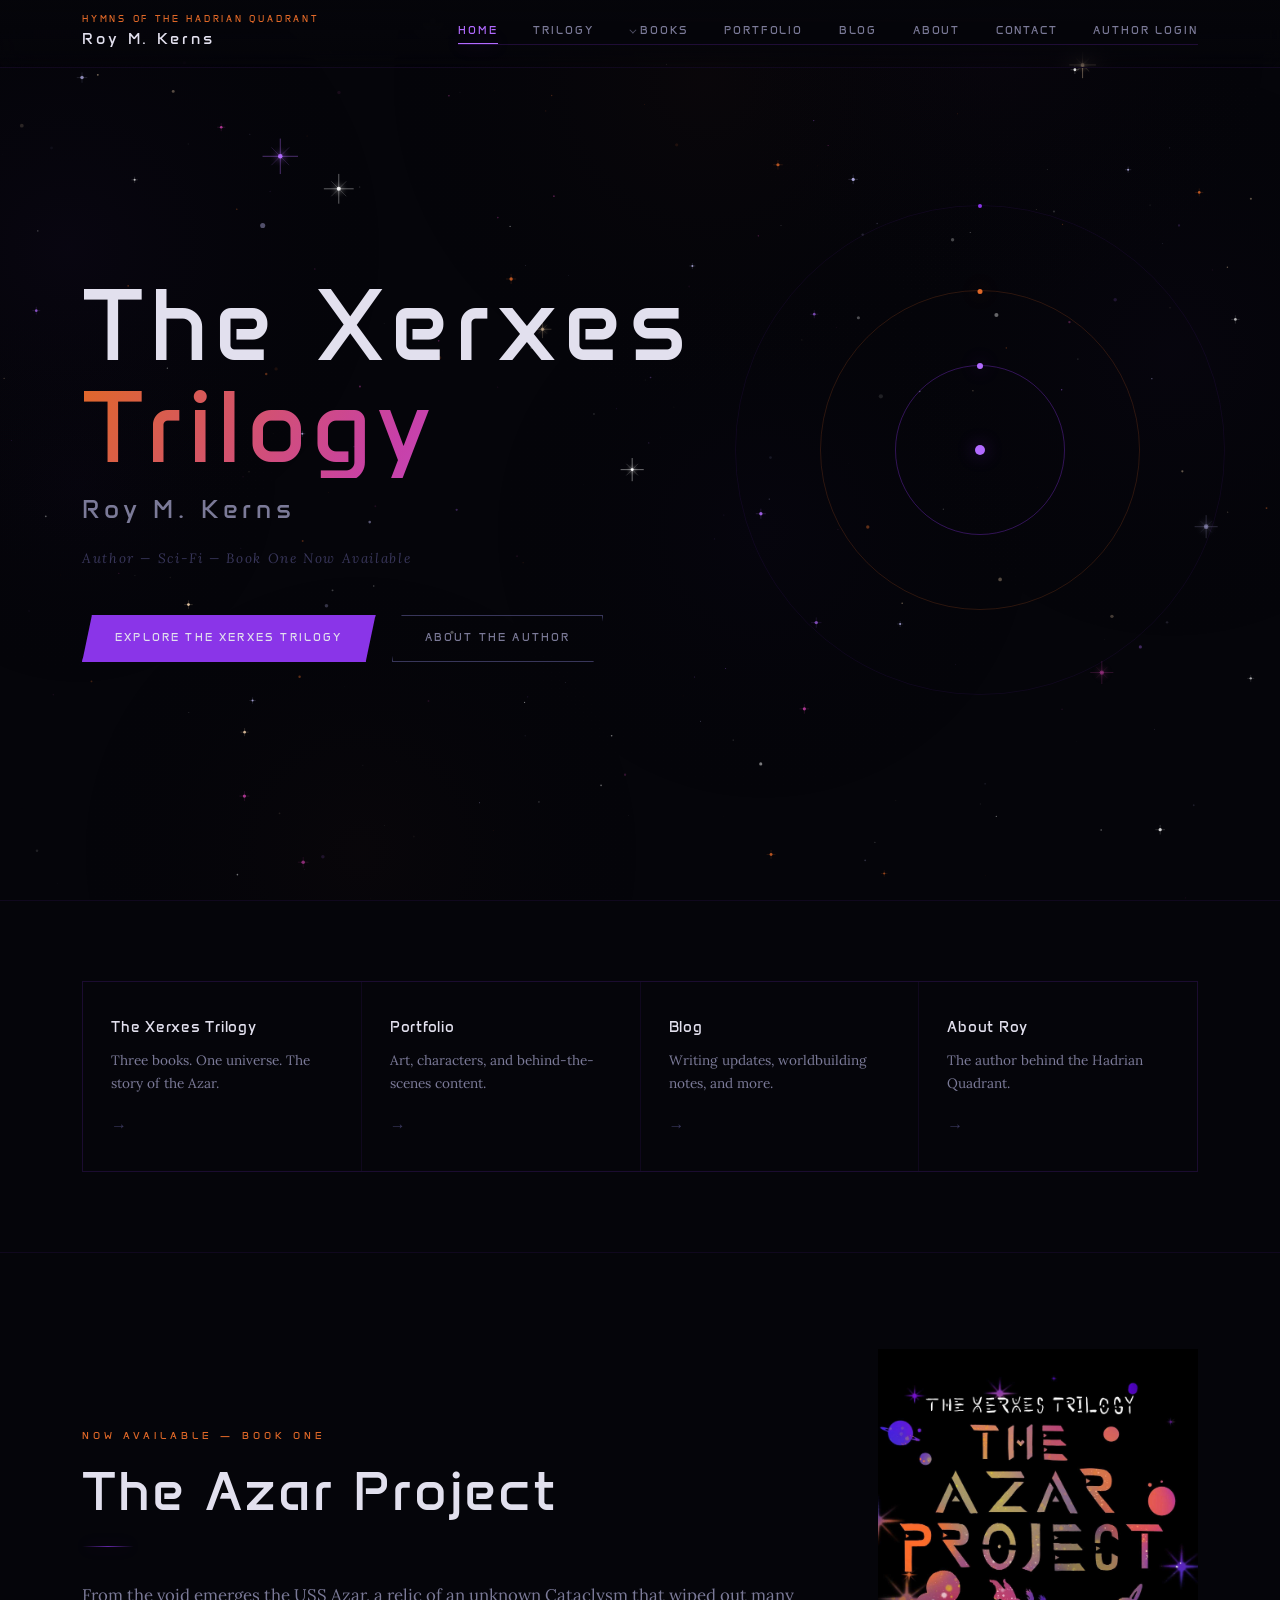
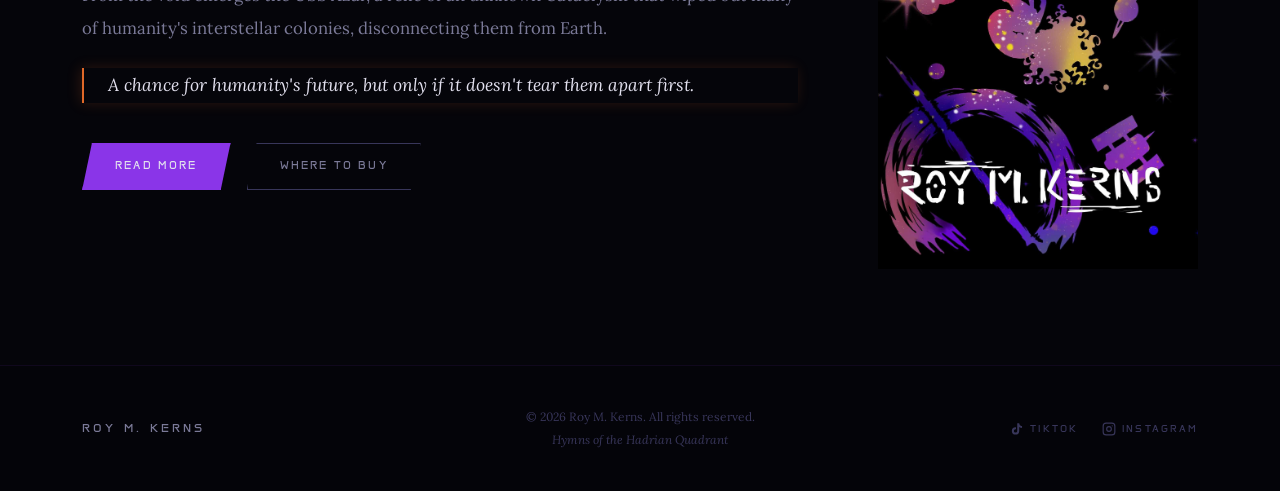
<file: index.html>
<!DOCTYPE html>
<html lang="en">
<head>
    <meta charset="UTF-8">
    <meta name="viewport" content="width=device-width, initial-scale=1.0">
    <title>Roy M. Kerns — Hymns of the Hadrian Quadrant</title>
    <meta name="description" content="Roy M. Kerns is the author of the Xerxes Trilogy — sci-fi set within the Hymns of the Hadrian Quadrant universe.">
    <meta name="theme-color" content="#05050A">
    <link rel="icon" type="images/x-icon" href="images/favicon.ico" />
    <link rel="icon" type="images/png" sizes="32x32" href="images/favicon-32x32.png" />
    <meta property="og:title" content="Roy M. Kerns — Hymns of the Hadrian Quadrant">
    <meta property="og:description" content="Author of the Xerxes Trilogy.">
    <meta property="og:type" content="website">
    <meta property="og:url" content="https://roykerns.vercel.app">

    <!-- Fonts -->
    <link rel="preconnect" href="https://fonts.googleapis.com">
    <link rel="preconnect" href="https://fonts.gstatic.com" crossorigin>
    <link href="https://fonts.googleapis.com/css2?family=Anta&family=Lora:ital,wght@0,400;0,500;1,400&display=swap" rel="stylesheet">

    <!-- Stylesheets — relative paths work locally AND on Vercel -->
    <link rel="stylesheet" href="css/layout.css">
    <link rel="stylesheet" href="css/styles.css">

    <style>
        

        /* ── STRIP SECTION ── */
        .strip {
            padding-block: 5rem;
            border-top: 1px solid var(--border-sub);
        }

        .strip-grid {
            display: grid;
            grid-template-columns: repeat(4, 1fr);
            gap: 1px;
            background: var(--border-sub);
            border: 1px solid var(--border-sub);
        }

        .strip-card {
            background: var(--bg);
            padding: 2rem 1.75rem;
            display: flex;
            flex-direction: column;
            gap: 0.6rem;
            transition: background var(--t-med) ease;
            text-decoration: none;
        }

            .strip-card:hover {
                background: var(--bg-surface);
            }

        .strip-card__label {
            font-family: var(--font-display);
            font-size: 0.95rem;
            letter-spacing: 0.05em;
            color: var(--text);
            transition: color var(--t-fast) ease;
        }

        .strip-card:hover .strip-card__label {
            color: var(--purple-light);
        }

        .strip-card__desc {
            font-family: var(--font-body);
            font-size: 0.85rem;
            color: var(--text-muted);
            line-height: 1.65;
            flex: 1;
        }

        .strip-card__arrow {
            font-family: var(--font-display);
            font-size: 1rem;
            color: var(--text-dim);
            margin-top: 0.5rem;
            transition: color var(--t-fast) ease, transform var(--t-fast) ease;
            display: inline-block;
        }

        .strip-card:hover .strip-card__arrow {
            color: var(--orange);
            transform: translateX(4px);
        }

        @media (max-width: 900px) {
            .strip-grid {
                grid-template-columns: repeat(2, 1fr);
            }
        }

        @media (max-width: 480px) {
            .strip-grid {
                grid-template-columns: 1fr;
            }
        }

        /* ── FEATURED BOOK SECTION ── */
        .featured-book {
            padding-block: 6rem;
            border-top: 1px solid var(--border-sub);
        }

        .featured-book__inner {
            display: grid;
            grid-template-columns: 1fr 320px;
            gap: 5rem;
            align-items: center;
        }

        .featured-book__cover .cover-placeholder {
            aspect-ratio: 2 / 3;
            position: relative;
            overflow: hidden;
        }

        .featured-book__cover .cover-placeholder__inner {
            position: absolute;
            inset: 0;
            display: flex;
            flex-direction: column;
            align-items: center;
            justify-content: center;
            gap: 0.75rem;
        }

        @media (max-width: 860px) {
            .featured-book__inner {
                grid-template-columns: 1fr;
                gap: 3rem;
            }

            .featured-book__cover {
                max-width: 260px;
            }
        }
    </style>
</head>
<body>

    <canvas id="starfield" aria-hidden="true"></canvas>

    <!-- NAV -->
    <header id="site-header">
        <nav aria-label="Main navigation">
            <a href="index.html" class="nav-logo" aria-label="Roy M. Kerns — Home">
                <span class="nav-logo__universe">Hymns of the Hadrian Quadrant</span>
                <span class="nav-logo__name">Roy M. Kerns</span>
            </a>

            <ul class="nav-links" id="navLinks" role="list">
                <li><a href="index.html">Home</a></li>
                <li><a href="html/trilogy.html">Trilogy</a></li>
                <li class="nav-dropdown" id="navBooks">
                    <a href="html/trilogy.html" id="navBooksToggle">Books</a>
                    <div class="dropdown-menu" role="menu">
                        <a href="html/azar.html" class="dropdown-item" role="menuitem">The Azar Project</a>
                        <a href="html/karava.html" class="dropdown-item" role="menuitem">The Karava Initiative</a>
                        <a href="html/bookthree.html" class="dropdown-item dropdown-item--pending" role="menuitem">[Book Three]</a>
                    </div>
                </li>
                <li><a href="html/portfolio.html">Portfolio</a></li>
                <li><a href="html/blog.html">Blog</a></li>
                <li><a href="html/about.html">About</a></li>
                <li><a href="html/contact.html">Contact</a></li>
                <li><a href="html/login.html">Author Login</a></li>
            </ul>

            <button class="menu-toggle" id="menuToggle"
                    aria-controls="navLinks"
                    aria-expanded="false"
                    aria-label="Toggle navigation">
                <span></span><span></span><span></span>
            </button>
        </nav>
    </header>

    <main>

        <!-- HERO -->
        <section class="hero" aria-label="Hero">
            <div class="hero-content">
                <!-- <p class="hero-universe">Hymns of the Hadrian Quadrant</p>  COMMENTED OUT FOR NOW -->

                <h1 class="hero-title">
                    The Xerxes<br>
                    <span>Trilogy</span>
                </h1>

                <p class="hero-subtitle">Roy M. Kerns</p>
                <p class="hero-by">Author &mdash; Sci-Fi &mdash; Book One Now Available</p>

                <div class="hero-cta-group">
                    <a href="html/trilogy.html" class="btn-primary">Explore the Xerxes Trilogy</a>
                    <a href="html/about.html" class="btn-ghost">About the Author</a>
                </div>
            </div>

            <div class="hero-decoration" aria-hidden="true">
                <div class="orbit-center"></div>
                <div class="orbit-ring ring-1"></div>
                <div class="orbit-ring ring-2"></div>
                <div class="orbit-ring ring-3"></div>
            </div>
        </section>

        <!-- STRIP -->
        <section class="strip" aria-label="Site sections">
            <div class="container">
                <div class="strip-grid">
                    <a href="html/trilogy.html" class="strip-card reveal">
                        <span class="strip-card__label">The Xerxes Trilogy</span>
                        <p class="strip-card__desc">Three books. One universe. The story of the Azar.</p>
                        <span class="strip-card__arrow">→</span>
                    </a>
                    <a href="html/portfolio.html" class="strip-card reveal reveal-delay-1">
                        <span class="strip-card__label">Portfolio</span>
                        <p class="strip-card__desc">Art, characters, and behind-the-scenes content.</p>
                        <span class="strip-card__arrow">→</span>
                    </a>
                    <a href="html/blog.html" class="strip-card reveal reveal-delay-2">
                        <span class="strip-card__label">Blog</span>
                        <p class="strip-card__desc">Writing updates, worldbuilding notes, and more.</p>
                        <span class="strip-card__arrow">→</span>
                    </a>
                    <a href="html/about.html" class="strip-card reveal reveal-delay-3">
                        <span class="strip-card__label">About Roy</span>
                        <p class="strip-card__desc">The author behind the Hadrian Quadrant.</p>
                        <span class="strip-card__arrow">→</span>
                    </a>
                </div>
            </div>
        </section>

        <!-- FEATURED BOOK -->
        <section class="featured-book" aria-label="Featured book">
            <div class="container">
                <div class="featured-book__inner reveal">
                    <div class="featured-book__text">
                        <span class="section-label">Now Available — Book One</span>
                        <h2 class="section-title">The Azar Project</h2>
                        <div class="title-line"></div>
                        <div class="blurb" style="margin-top: 2rem;">
                            <p>From the void emerges the USS Azar, a relic of an unknown Cataclysm that wiped out many of humanity's interstellar colonies, disconnecting them from Earth.</p>
                            <p class="blurb-hook">A chance for humanity's future, but only if it doesn't tear them apart first.</p>
                        </div>
                        <div style="margin-top: 2.5rem; display: flex; gap: 1rem; flex-wrap: wrap;">
                            <a href="html/azar.html" class="btn-primary">Read More</a>
                            <a href="html/azar.html#retailers" class="btn-ghost">Where to Buy</a>
                        </div>
                    </div>
                    <div class="featured-book__cover">

                        <img src="images/AzarCover.jpg" alt="Book Cover" style="width:100%; height:100%; object-fit:fill; display:block;" />

                    </div>
                </div>
            </div>
        </section>

    </main>

    <!-- FOOTER -->
    <footer>
        <div class="footer-inner">
            <span class="footer-name">Roy M. Kerns</span>

            <p class="footer-copy">
                &copy; <span id="year"></span> Roy M. Kerns. All rights reserved.<br>
                <span style="font-style:italic; color: var(--text-dim);">Hymns of the Hadrian Quadrant</span>
            </p>

            <div class="footer-social" role="list">
                <a href="https://www.tiktok.com/@beefsauce"
                   class="footer-social-link"
                   target="_blank" rel="noopener noreferrer"
                   role="listitem">
                    <svg width="14" height="14" viewBox="0 0 24 24" fill="currentColor" aria-hidden="true">
                        <path d="M19.59 6.69a4.83 4.83 0 0 1-3.77-4.25V2h-3.45v13.67a2.89 2.89 0 0 1-2.88 2.5 2.89 2.89 0 0 1-2.89-2.89 2.89 2.89 0 0 1 2.89-2.89c.28 0 .54.04.79.1V9.01a6.33 6.33 0 0 0-.79-.05 6.34 6.34 0 0 0-6.34 6.34 6.34 6.34 0 0 0 6.34 6.34 6.34 6.34 0 0 0 6.33-6.34V8.69a8.28 8.28 0 0 0 4.84 1.55V6.79a4.85 4.85 0 0 1-1.07-.1z" />
                    </svg>
                    TikTok
                </a>
                <a href="https://www.instagram.com/roymk_author"
                   class="footer-social-link"
                   target="_blank" rel="noopener noreferrer"
                   role="listitem">
                    <svg width="14" height="14" viewBox="0 0 24 24" fill="none" stroke="currentColor" stroke-width="2" stroke-linecap="round" stroke-linejoin="round" aria-hidden="true">
                        <rect x="2" y="2" width="20" height="20" rx="5" ry="5" />
                        <circle cx="12" cy="12" r="4" />
                        <circle cx="17.5" cy="6.5" r="1" fill="currentColor" stroke="none" />
                    </svg>
                    Instagram
                </a>
            </div>
        </div>
    </footer>

    <!-- Script — relative path -->
    <script src="js/script.js"></script>
    <script>
        document.getElementById('year').textContent = new Date().getFullYear();

        // Mobile: tap "Books" toggles the dropdown instead of navigating
        (function initDropdown() {
            const item   = document.getElementById('navBooks');
            const toggle = document.getElementById('navBooksToggle');
            if (!item || !toggle) return;

            // On mobile, prevent navigation and toggle open/close
            toggle.addEventListener('click', function(e) {
                if (window.innerWidth <= 640) {
                    e.preventDefault();
                    item.classList.toggle('open');
                }
            });

            // Close when clicking outside
            document.addEventListener('click', function(e) {
                if (!item.contains(e.target)) {
                    item.classList.remove('open');
                }
            });
        })();
    </script>

</body>
</html>
</file>
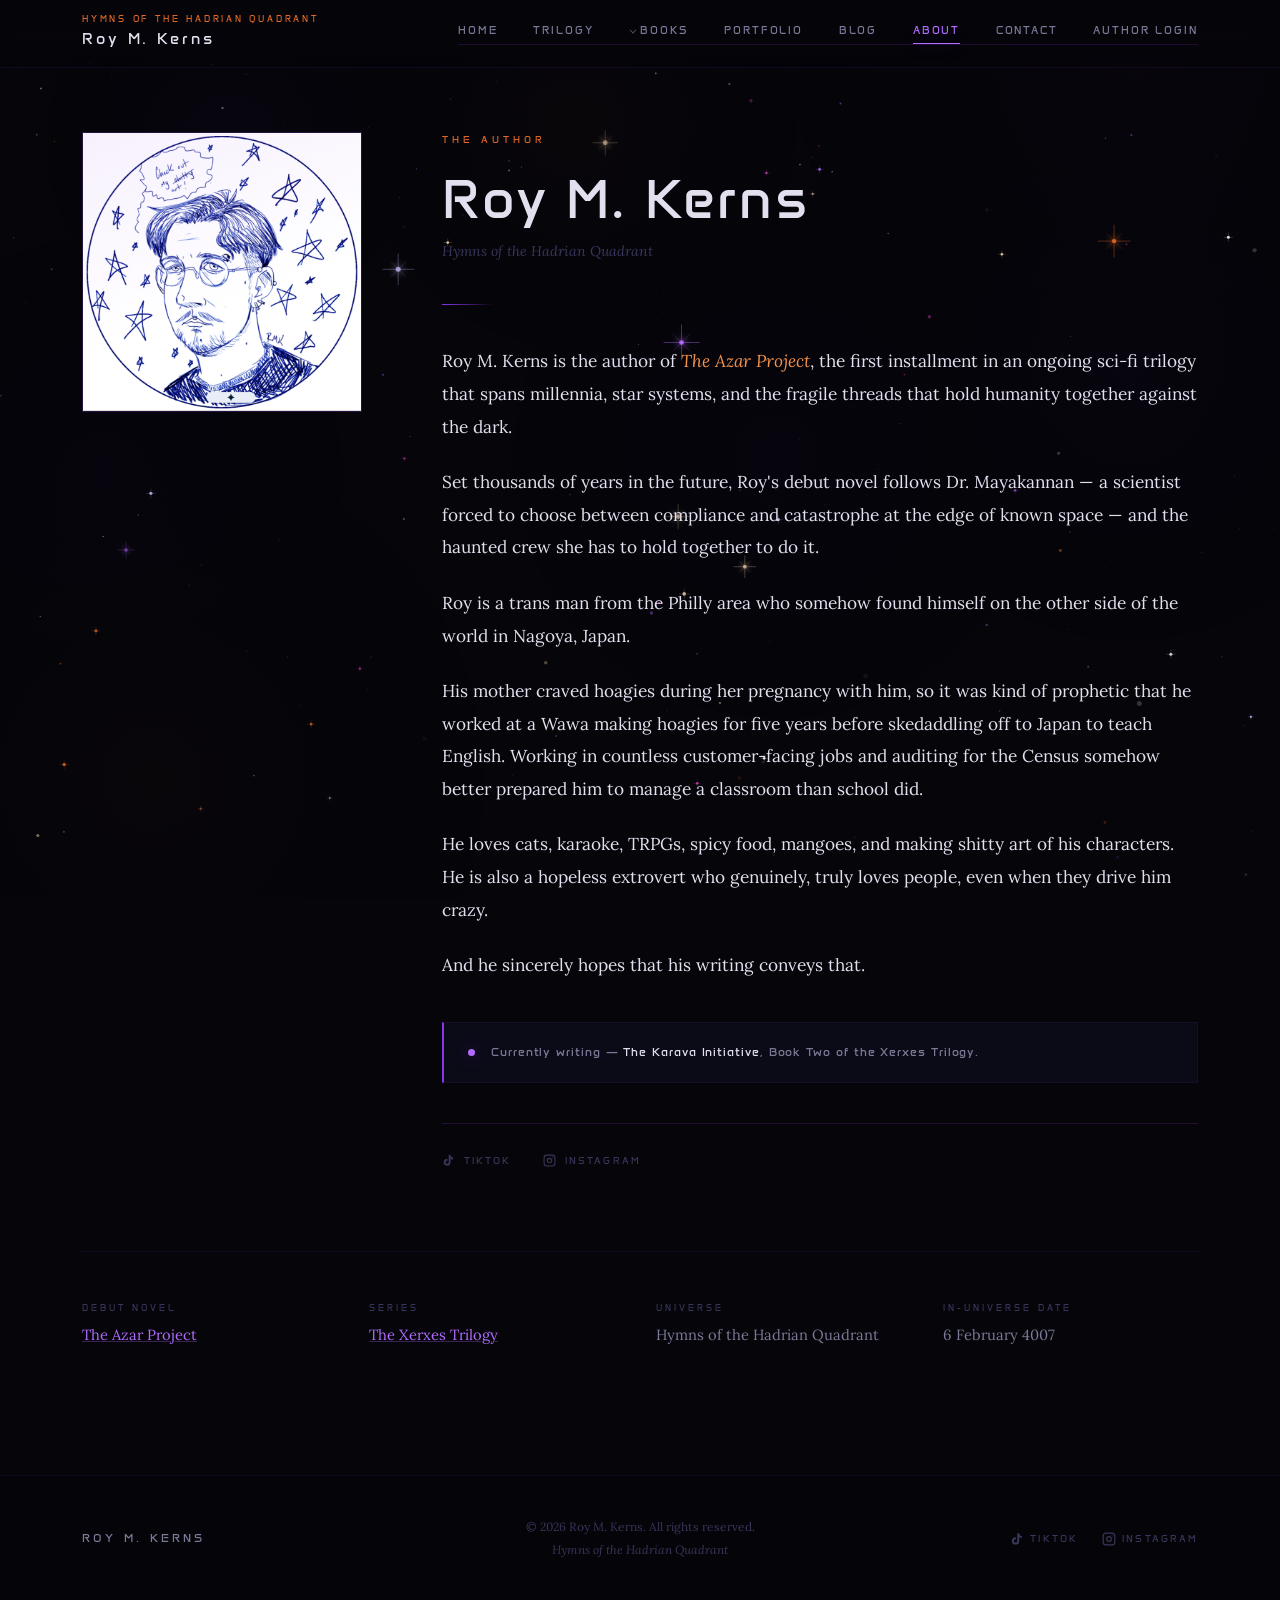
<file: html/about.html>
<!DOCTYPE html>
<html lang="en">
<head>
    <meta charset="UTF-8">
    <meta name="viewport" content="width=device-width, initial-scale=1.0">
    <title>About — Roy M. Kerns</title>
    <meta name="description" content="Roy M. Kerns is the author of The Azar Project and the Xerxes Trilogy, set within the Hymns of the Hadrian Quadrant universe.">
    <meta name="theme-color" content="#05050A">
    <link rel="icon" type="../images/x-icon" href="../images/favicon.ico" />
    <link rel="icon" type="../images/png" sizes="32x32" href="../images/favicon-32x32.png" />
    <link rel="preconnect" href="https://fonts.googleapis.com">
    <link rel="preconnect" href="https://fonts.gstatic.com" crossorigin>
    <link href="https://fonts.googleapis.com/css2?family=Anta&family=Lora:ital,wght@0,400;0,500;1,400&display=swap" rel="stylesheet">

    <link rel="stylesheet" href="../css/layout.css">
    <link rel="stylesheet" href="../css/styles.css">

    <style>
        /* ── PAGE SPACING ── */
        .about-page {
            padding-block: calc(var(--nav-h) + 4rem) 8rem;
        }

        /* ── ILLUSTRATION PLACEHOLDER ── */
        .author-photo-placeholder {
            background: var(--bg-surface);
            border: 1px solid var(--border);
        }

            .author-photo-placeholder::before {
                content: '';
                position: absolute;
                inset: 0;
                background: linear-gradient(160deg, rgba(138, 53, 232, 0.07) 0%, transparent 60%);
                pointer-events: none;
            }

        .author-photo-placeholder__inner {
            gap: 1.25rem;
            color: var(--text-dim);
        }

        .portrait-icon {
            width: 80px;
            height: 80px;
            opacity: 0.35;
        }

        .portrait-label {
            font-family: var(--font-display);
            font-size: 0.58rem;
            letter-spacing: 0.35em;
            text-transform: uppercase;
            text-align: center;
            line-height: 1.8;
        }

        /* ── BIO COLUMN ── */
        .bio-wrap {
            display: flex;
            flex-direction: column;
            gap: 0;
        }

        /* Page eyebrow */
        .about-eyebrow {
            font-family: var(--font-display);
            font-size: 0.6rem;
            letter-spacing: 0.42em;
            color: var(--orange);
            text-transform: uppercase;
            display: block;
            margin-bottom: 1.25rem;
        }

        /* Author name heading */
        .about-name {
            font-family: var(--font-display);
            font-size: clamp(2.2rem, 5vw, 3.5rem);
            letter-spacing: 0.04em;
            color: var(--text);
            margin-bottom: 0.5rem;
            line-height: 1.1;
        }

        .about-universe {
            font-family: var(--font-body);
            font-size: 0.88rem;
            font-style: italic;
            color: var(--text-dim);
            margin-bottom: 2.5rem;
        }

        /* Divider */
        .about-divider {
            width: 52px;
            height: 1px;
            background: linear-gradient(90deg, var(--purple), transparent);
            margin-bottom: 2.5rem;
        }

        /* Bio paragraphs */
        .bio-body {
            display: flex;
            flex-direction: column;
            gap: 1.4rem;
            margin-bottom: 2.5rem;
        }

            .bio-body p {
                font-family: var(--font-body);
                font-size: 1rem;
                line-height: 1.95;
                color: var(--text-muted);
            }

                .bio-body p.bio-lead {
                    font-size: 1.08rem;
                    color: var(--text);
                    line-height: 1.9;
                }

            .bio-body em {
                font-style: italic;
                color: var(--orange-light);
            }

        /* ── CURRENTLY WORKING ON ── */
        .bio-status {
            display: flex;
            align-items: flex-start;
            gap: 1rem;
            padding: 1.25rem 1.5rem;
            background: var(--bg-surface);
            border: 1px solid var(--border-sub);
            border-left: 2px solid var(--purple);
            margin-bottom: 2.5rem;
        }

        .bio-status__dot {
            width: 7px;
            height: 7px;
            border-radius: 50%;
            background: var(--purple-light);
            box-shadow: var(--glow-purple);
            flex-shrink: 0;
            margin-top: 0.35rem;
            animation: pulseDot 2.5s ease-in-out infinite;
        }

        @keyframes pulseDot {
            0%, 100% {
                opacity: 0.6;
                transform: scale(1);
            }

            50% {
                opacity: 1;
                transform: scale(1.4);
            }
        }

        .bio-status__text {
            font-family: var(--font-display);
            font-size: 0.72rem;
            letter-spacing: 0.08em;
            color: var(--text-muted);
            line-height: 1.6;
        }

            .bio-status__text span {
                color: var(--text);
            }

        /* ── SOCIAL LINKS ── */
        .about-social {
            display: flex;
            gap: 2rem;
            flex-wrap: wrap;
            padding-top: 1.75rem;
            border-top: 1px solid var(--border);
        }

        .about-social-link {
            display: inline-flex;
            align-items: center;
            gap: 0.55rem;
            font-family: var(--font-display);
            font-size: 0.65rem;
            letter-spacing: 0.2em;
            color: var(--text-dim);
            text-transform: uppercase;
            text-decoration: none;
            transition: color 0.25s ease;
            position: relative;
            padding-bottom: 2px;
        }

            .about-social-link::after {
                content: '';
                position: absolute;
                bottom: 0;
                left: 0;
                width: 0;
                height: 1px;
                background: var(--purple-light);
                transition: width 0.3s ease;
            }

            .about-social-link:hover {
                color: var(--purple-light);
            }

                .about-social-link:hover::after {
                    width: 100%;
                }

        /* ── BOOK CREDIT STRIP ── */
        .book-credit {
            margin-top: 5rem;
            padding-top: 3rem;
            border-top: 1px solid var(--border-sub);
            display: grid;
            grid-template-columns: repeat(auto-fit, minmax(220px, 1fr));
            gap: 2rem;
        }

        .book-credit__item {
            display: flex;
            flex-direction: column;
            gap: 0.4rem;
        }

        .book-credit__label {
            font-family: var(--font-display);
            font-size: 0.58rem;
            letter-spacing: 0.32em;
            color: var(--text-dim);
            text-transform: uppercase;
        }

        .book-credit__value {
            font-family: var(--font-body);
            font-size: 0.92rem;
            color: var(--text-muted);
        }

            .book-credit__value a {
                color: var(--purple-light);
                text-decoration: underline;
                text-decoration-color: rgba(178,107,255,0.3);
                transition: text-decoration-color 0.2s ease;
            }

                .book-credit__value a:hover {
                    text-decoration-color: var(--purple-light);
                }

        /* ── RESPONSIVE ── */
        @media (max-width: 960px) {
            .about-layout {
                grid-template-columns: 1fr;
                gap: 2.5rem;
            }

            .author-photo-placeholder {
                max-width: 240px;
            }
        }
    </style>
</head>
<body>

    <canvas id="starfield" aria-hidden="true"></canvas>

    <!-- NAV -->
    <header id="site-header">
        <nav aria-label="Main navigation">
            <a href="../index.html" class="nav-logo" aria-label="Roy M. Kerns — Home">
                <span class="nav-logo__universe">Hymns of the Hadrian Quadrant</span>
                <span class="nav-logo__name">Roy M. Kerns</span>
            </a>
            <ul class="nav-links" id="navLinks" role="list">
                <li><a href="../index.html">Home</a></li>
                <li><a href="trilogy.html">Trilogy</a></li>
                <li class="nav-dropdown" id="navBooks">
                    <a href="trilogy.html" id="navBooksToggle">Books</a>
                    <div class="dropdown-menu" role="menu">
                        <a href="azar.html" class="dropdown-item" role="menuitem">The Azar Project</a>
                        <a href="karava.html" class="dropdown-item" role="menuitem">The Karava Initiative</a>
                        <a href="bookthree.html" class="dropdown-item dropdown-item--pending" role="menuitem">[Book Three]</a>
                    </div>
                </li>
                <li><a href="portfolio.html">Portfolio</a></li>
                <li><a href="blog.html">Blog</a></li>
                <li><a href="about.html">About</a></li>
                <li><a href="contact.html">Contact</a></li>
                <li><a href="login.html">Author Login</a></li>
            </ul>
            <button class="menu-toggle" id="menuToggle"
                    aria-controls="navLinks"
                    aria-expanded="false"
                    aria-label="Toggle navigation">
                <span></span><span></span><span></span>
            </button>
        </nav>
    </header>

    <main>
        <div class="container">
            <div class="about-page">

                <!-- TWO-COLUMN LAYOUT -->
                <div class="about-layout reveal">

                    <!-- LEFT: SELF ILLUSTRATION -->
                    <div>
                        <div class="author-photo-placeholder">
                            <img class="author-photo" src="../images/RoyAuthorPortrait.png" alt="Roy M. Kerns — self portrait illustration">
                        </div>
                    </div>

                    <!-- RIGHT: BIO -->
                    <div class="bio-wrap">

                        <span class="about-eyebrow">The Author</span>
                        <h1 class="about-name">Roy M. Kerns</h1>
                        <p class="about-universe">Hymns of the Hadrian Quadrant</p>
                        <div class="about-divider"></div>

                        <div class="bio-body">

                            <p class="bio-lead">
                                Roy M. Kerns is the author of <em>The Azar Project</em>,
                                the first installment in an ongoing sci-fi trilogy that spans
                                millennia, star systems, and the fragile threads that hold
                                humanity together against the dark.
                            </p>

                            <p class="bio-lead">
                                Set thousands of years in the future, Roy's debut novel follows
                                Dr. Mayakannan — a scientist forced to choose between compliance
                                and catastrophe at the edge of known space — and the haunted crew
                                she has to hold together to do it.
                            </p>

                            <p class="bio-lead">
                                Roy is a trans man from the Philly area who somehow found himself on the other side of the world in Nagoya, Japan.
                            </p>
                            <p class="bio-lead">
                                His mother craved hoagies during her pregnancy with him, so it was kind of prophetic that he worked at a Wawa making hoagies for five years before skedaddling off to Japan to teach English. Working in countless customer-facing jobs and auditing for the Census somehow better prepared him to manage a classroom than school did.
                            </p>
                            <p class="bio-lead">He loves cats, karaoke, TRPGs, spicy food, mangoes, and making shitty art of his characters. He is also a hopeless extrovert who genuinely, truly loves people, even when they drive him crazy.</p>
                            <p class="bio-lead">And he sincerely hopes that his writing conveys that.</p>
                            

                        </div>

                        <!-- Currently working on -->
                        <div class="bio-status">
                            <div class="bio-status__dot" aria-hidden="true"></div>
                            <p class="bio-status__text">
                                Currently writing — <span>The Karava Initiative</span>,
                                Book Two of the Xerxes Trilogy.
                            </p>
                        </div>

                        <!-- Social links -->
                        <div class="about-social" role="list">
                            <a href="https://www.tiktok.com/@beefsauce"
                               class="about-social-link"
                               target="_blank" rel="noopener noreferrer"
                               role="listitem">
                                <svg width="13" height="13" viewBox="0 0 24 24" fill="currentColor" aria-hidden="true">
                                    <path d="M19.59 6.69a4.83 4.83 0 0 1-3.77-4.25V2h-3.45v13.67a2.89 2.89 0 0 1-2.88 2.5 2.89 2.89 0 0 1-2.89-2.89 2.89 2.89 0 0 1 2.89-2.89c.28 0 .54.04.79.1V9.01a6.33 6.33 0 0 0-.79-.05 6.34 6.34 0 0 0-6.34 6.34 6.34 6.34 0 0 0 6.34 6.34 6.34 6.34 0 0 0 6.33-6.34V8.69a8.28 8.28 0 0 0 4.84 1.55V6.79a4.85 4.85 0 0 1-1.07-.1z" />
                                </svg>
                                TikTok
                            </a>
                            <a href="https://www.instagram.com/roymk_author"
                               class="about-social-link"
                               target="_blank" rel="noopener noreferrer"
                               role="listitem">
                                <svg width="13" height="13" viewBox="0 0 24 24" fill="none"
                                     stroke="currentColor" stroke-width="2"
                                     stroke-linecap="round" stroke-linejoin="round" aria-hidden="true">
                                    <rect x="2" y="2" width="20" height="20" rx="5" ry="5" />
                                    <circle cx="12" cy="12" r="4" />
                                    <circle cx="17.5" cy="6.5" r="1" fill="currentColor" stroke="none" />
                                </svg>
                                Instagram
                            </a>
                        </div>

                    </div>
                </div>

                <!-- BOOK CREDIT STRIP -->
                <div class="book-credit reveal">
                    <div class="book-credit__item">
                        <span class="book-credit__label">Debut Novel</span>
                        <span class="book-credit__value">
                            <a href="azar.html">The Azar Project</a>
                        </span>
                    </div>
                    <div class="book-credit__item">
                        <span class="book-credit__label">Series</span>
                        <span class="book-credit__value">
                            <a href="trilogy.html">The Xerxes Trilogy</a>
                        </span>
                    </div>
                    <div class="book-credit__item">
                        <span class="book-credit__label">Universe</span>
                        <span class="book-credit__value">Hymns of the Hadrian Quadrant</span>
                    </div>
                    <div class="book-credit__item">
                        <span class="book-credit__label">In-Universe Date</span>
                        <span class="book-credit__value">6 February 4007</span>
                    </div>
                </div>

            </div>
        </div>
    </main>

    <!-- FOOTER -->
    <footer>
        <div class="footer-inner">
            <span class="footer-name">Roy M. Kerns</span>
            <p class="footer-copy">
                &copy; <span id="year"></span> Roy M. Kerns. All rights reserved.<br>
                <span style="font-style:italic; color:var(--text-dim);">Hymns of the Hadrian Quadrant</span>
            </p>
            <div class="footer-social" role="list">
                <a href="https://www.tiktok.com/@beefsauce"
                   class="footer-social-link" target="_blank" rel="noopener noreferrer" role="listitem">
                    <svg width="14" height="14" viewBox="0 0 24 24" fill="currentColor" aria-hidden="true">
                        <path d="M19.59 6.69a4.83 4.83 0 0 1-3.77-4.25V2h-3.45v13.67a2.89 2.89 0 0 1-2.88 2.5 2.89 2.89 0 0 1-2.89-2.89 2.89 2.89 0 0 1 2.89-2.89c.28 0 .54.04.79.1V9.01a6.33 6.33 0 0 0-.79-.05 6.34 6.34 0 0 0-6.34 6.34 6.34 6.34 0 0 0 6.34 6.34 6.34 6.34 0 0 0 6.33-6.34V8.69a8.28 8.28 0 0 0 4.84 1.55V6.79a4.85 4.85 0 0 1-1.07-.1z" />
                    </svg>
                    TikTok
                </a>
                <a href="https://www.instagram.com/roymk_author"
                   class="footer-social-link" target="_blank" rel="noopener noreferrer" role="listitem">
                    <svg width="14" height="14" viewBox="0 0 24 24" fill="none"
                         stroke="currentColor" stroke-width="2"
                         stroke-linecap="round" stroke-linejoin="round" aria-hidden="true">
                        <rect x="2" y="2" width="20" height="20" rx="5" ry="5" />
                        <circle cx="12" cy="12" r="4" />
                        <circle cx="17.5" cy="6.5" r="1" fill="currentColor" stroke="none" />
                    </svg>
                    Instagram
                </a>
            </div>
        </div>
    </footer>

    <script src="../js/script.js"></script>
    <script>
        document.getElementById('year').textContent = new Date().getFullYear();
    </script>

</body>
</html>
</file>
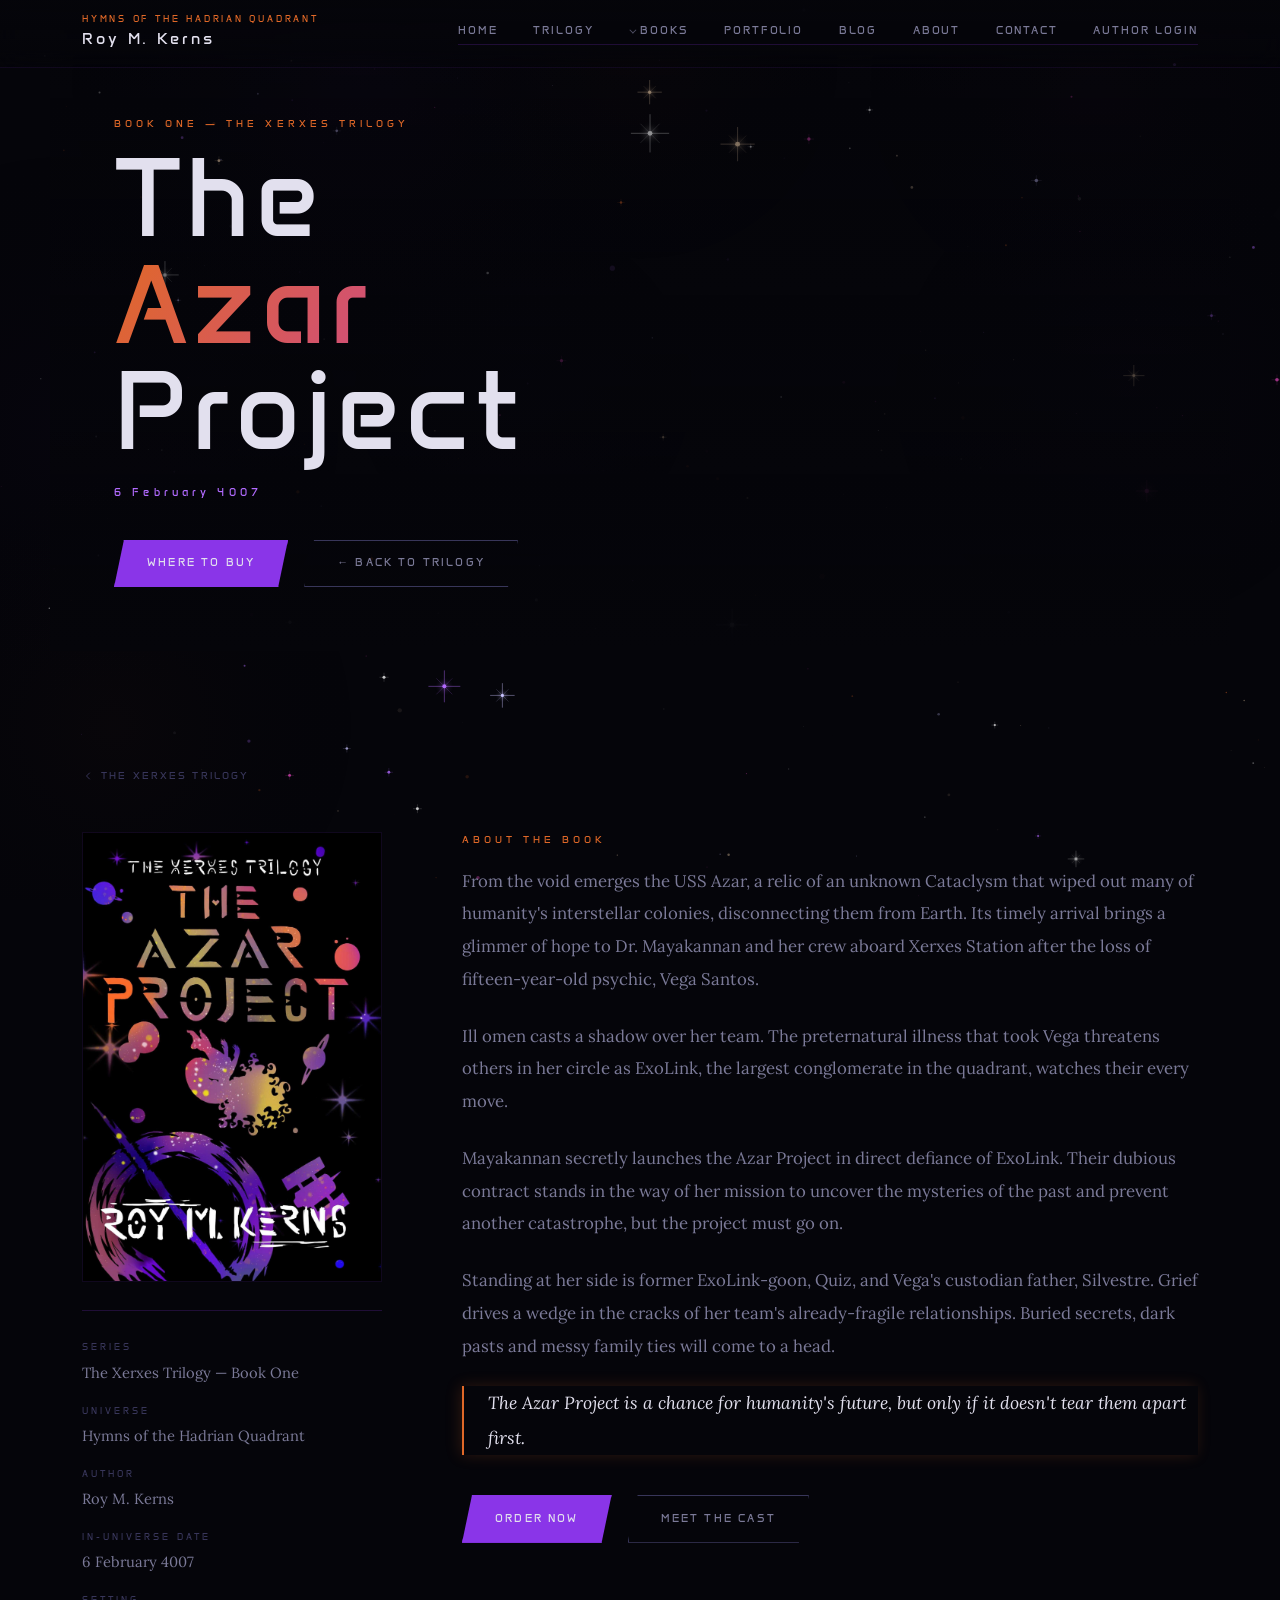
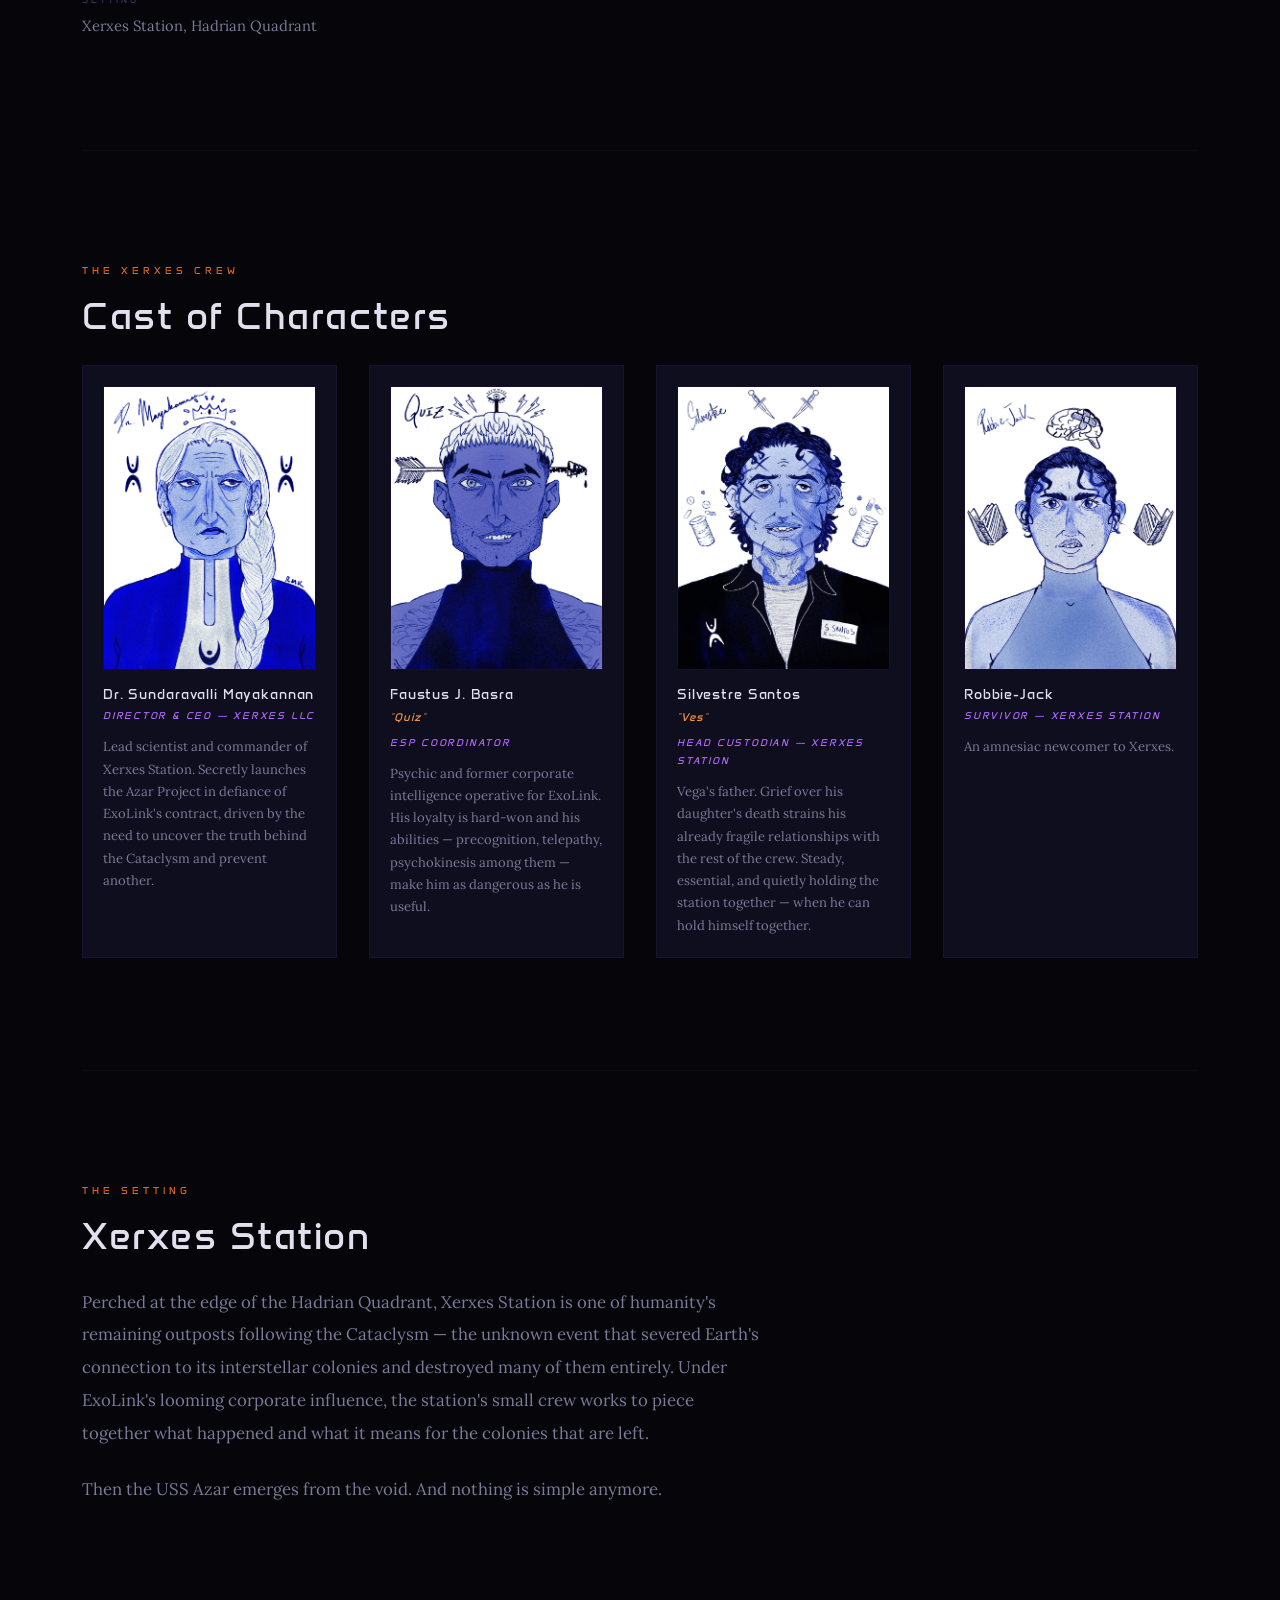
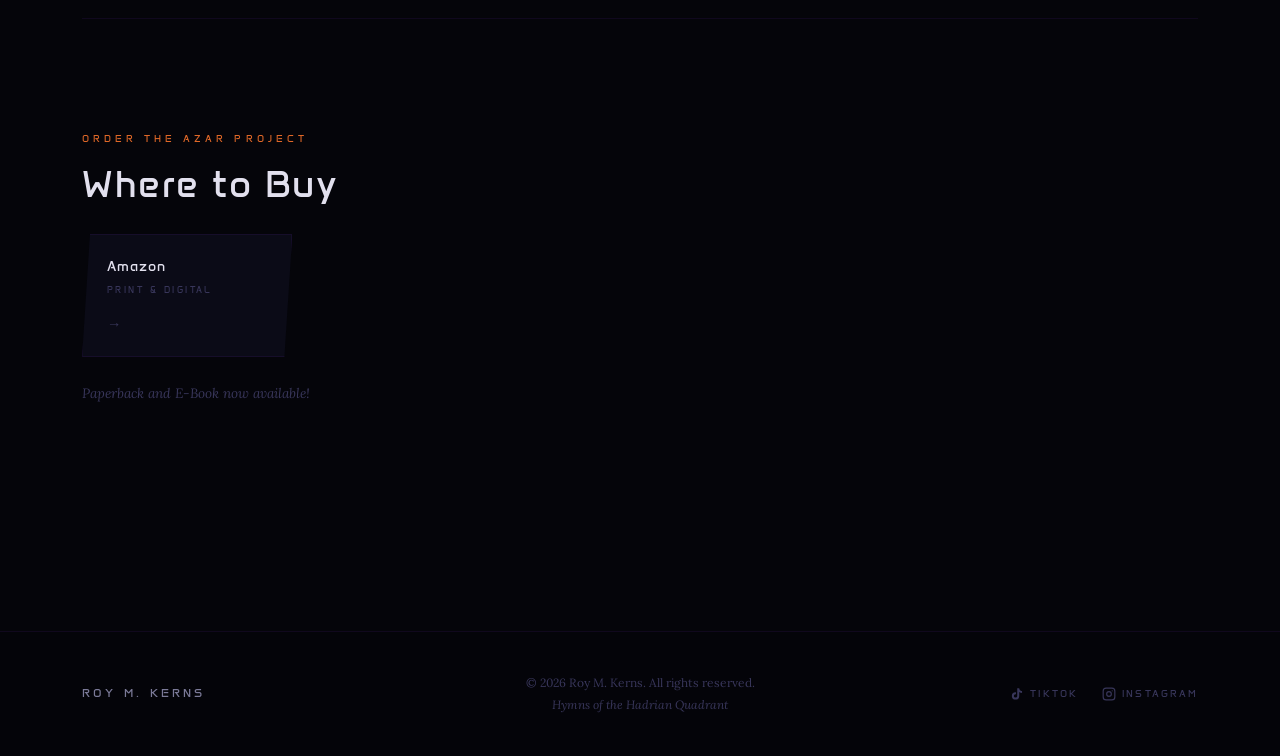
<file: html/azar.html>
<!DOCTYPE html>
<html lang="en">
<head>
    <meta charset="UTF-8">
    <meta name="viewport" content="width=device-width, initial-scale=1.0">
    <title>The Azar Project — Roy M. Kerns</title>
    <meta name="description" content="The Azar Project — Book One of the Xerxes Trilogy by Roy M. Kerns. From the void emerges the USS Azar.">
    <meta name="theme-color" content="#05050A">
    <link rel="icon" type="../images/x-icon" href="../images/favicon.ico" />
    <link rel="icon" type="../images/png" sizes="32x32" href="../images/favicon-32x32.png" />
    <link rel="preconnect" href="https://fonts.googleapis.com">
    <link rel="preconnect" href="https://fonts.gstatic.com" crossorigin>
    <link href="https://fonts.googleapis.com/css2?family=Anta&family=Lora:ital,wght@0,400;0,500;1,400&display=swap" rel="stylesheet">

    <link rel="stylesheet" href="../css/layout.css">
    <link rel="stylesheet" href="../css/styles.css">

    <style>
        /* ── BOOK HERO ── */
        .book-hero {
            position: relative;
            overflow: hidden;
        }

            /* Gradient overlay so text reads over any future bg image */
            .book-hero::before {
                content: '';
                position: absolute;
                inset: 0;
                background: linear-gradient( to top, var(--bg) 0%, rgba(5,5,10,0.6) 55%, rgba(5,5,10,0.3) 100% );
                z-index: 0;
                pointer-events: none;
            }

        .book-hero__inner {
            position: relative;
            z-index: 1;
            display: flex;
            flex-direction: column;
            gap: 0.75rem;
        }

        .book-series-badge {
            font-family: var(--font-display);
            font-size: 0.6rem;
            letter-spacing: 0.42em;
            color: var(--orange);
            text-transform: uppercase;
        }

        .book-main-title {
            font-family: var(--font-display);
            font-size: clamp(3rem, 9vw, 7rem);
            letter-spacing: 0.04em;
            line-height: 0.95;
            color: var(--text);
        }

            .book-main-title span {
                display: block;
                background: linear-gradient(120deg, var(--orange) 0%, var(--pink) 45%, var(--purple-light) 100%);
                -webkit-background-clip: text;
                -webkit-text-fill-color: transparent;
                background-clip: text;
            }

        .book-in-universe-date {
            font-family: var(--font-display);
            font-size: 0.68rem;
            letter-spacing: 0.38em;
            color: var(--purple-light);
            margin-top: 0.5rem;
        }

        .book-hero-cta {
            display: flex;
            gap: 1rem;
            flex-wrap: wrap;
            margin-top: 1.5rem;
        }

        /* ── BACK BREADCRUMB ── */
        .book-breadcrumb {
            display: inline-flex;
            align-items: center;
            gap: 0.45rem;
            font-family: var(--font-display);
            font-size: 0.6rem;
            letter-spacing: 0.22em;
            color: var(--text-dim);
            text-decoration: none;
            text-transform: uppercase;
            transition: color 0.25s ease;
            margin-bottom: 3rem;
            display: inline-flex;
        }

            .book-breadcrumb:hover {
                color: var(--text-muted);
            }

            .book-breadcrumb svg {
                transition: transform 0.25s ease;
            }

            .book-breadcrumb:hover svg {
                transform: translateX(-3px);
            }

        /* ── SECTION DIVIDERS ── */
        .book-section {
            padding-block: var(--section-pad);
            border-top: 1px solid var(--border-sub);
        }

            .book-section:first-of-type {
                border-top: none;
            }

        .book-section-label {
            font-family: var(--font-display);
            font-size: 0.6rem;
            letter-spacing: 0.42em;
            color: var(--orange);
            text-transform: uppercase;
            display: block;
            margin-bottom: 1rem;
        }

        .book-section-title {
            font-family: var(--font-display);
            font-size: clamp(1.6rem, 3.5vw, 2.4rem);
            letter-spacing: 0.04em;
            color: var(--text);
            margin-bottom: 1.75rem;
        }

        /* ── COVER PLACEHOLDER ── */
        .book-cover-wrap {
            position: sticky;
            top: calc(var(--nav-h) + 2rem);
        }

        .cover-placeholder {
            background: var(--bg-surface);
            border: 1px solid var(--border);
            transition: border-color 0.3s ease;
        }

            .cover-placeholder:hover {
                border-color: rgba(138,53,232,0.4);
            }

            .cover-placeholder::before {
                content: '';
                position: absolute;
                inset: 0;
                background: linear-gradient(135deg, rgba(138,53,232,0.07) 0%, rgba(224,104,40,0.04) 100%);
                pointer-events: none;
            }

        .cover-placeholder__inner {
            color: var(--text-dim);
        }

        .cover-placeholder__icon {
            font-size: 2.5rem;
            color: var(--purple-dim);
            display: block;
        }

        .cover-placeholder__label {
            font-family: var(--font-display);
            font-size: 0.6rem;
            letter-spacing: 0.35em;
            color: var(--text-muted);
        }

        .cover-placeholder__sub {
            font-family: var(--font-body);
            font-size: 0.72rem;
            font-style: italic;
            color: var(--text-dim);
            text-align: center;
            padding-inline: 1rem;
        }

        /* Real cover image — swap placeholder for this when ready */
        .book-cover-img {
            width: 100%;
            aspect-ratio: 2 / 3;
            object-fit: cover;
            display: block;
            border: 1px solid var(--border-sub);
        }

        /* ── CAST CARDS ── */
        .cast-card {
            background: var(--bg-card);
            border: 1px solid var(--border-sub);
            padding: 1.25rem;
            transition: border-color 0.3s ease;
        }

            .cast-card:hover {
                border-color: var(--border);
            }

        .cast-card__art {
            aspect-ratio: 3 / 4;
            background: var(--bg-surface);
            margin-bottom: 1rem;
            overflow: hidden;
            position: relative;
            border: 1px solid var(--border-sub);
        }

            .cast-card__art img {
                width: 100%;
                height: 100%;
                object-fit: cover;
                display: block;
                transition: transform 0.5s ease;
            }

        .cast-card:hover .cast-card__art img {
            transform: scale(1.04);
        }

        /* Art placeholder — shows when no image yet */
        .cast-art-placeholder {
            position: absolute;
            inset: 0;
            display: flex;
            flex-direction: column;
            align-items: center;
            justify-content: center;
            gap: 0.5rem;
            background: linear-gradient(135deg, var(--bg-surface) 0%, var(--bg-elevated) 100%);
        }

        .cast-art-placeholder__icon {
            font-size: 1.5rem;
            opacity: 0.15;
        }

        .cast-art-placeholder__label {
            font-family: var(--font-display);
            font-size: 0.55rem;
            letter-spacing: 0.3em;
            color: var(--text-dim);
            text-transform: uppercase;
            text-align: center;
            padding-inline: 0.5rem;
        }

        .cast-card__name {
            font-family: var(--font-display);
            font-size: 0.9rem;
            letter-spacing: 0.06em;
            color: var(--text);
            margin-bottom: 0.25rem;
            line-height: 1.2;
        }

        .cast-card__nickname {
            font-family: var(--font-display);
            font-size: 0.7rem;
            letter-spacing: 0.1em;
            color: var(--orange-light);
            margin-bottom: 0.35rem;
            font-style: italic;
        }

        .cast-card__role {
            font-family: var(--font-display);
            font-size: 0.62rem;
            letter-spacing: 0.18em;
            color: var(--purple-light);
            text-transform: uppercase;
            margin-bottom: 0.65rem;
        }

        .cast-card__desc {
            font-family: var(--font-body);
            font-size: 0.82rem;
            line-height: 1.7;
            color: var(--text-muted);
        }

        /* ── RETAILERS ── */
        .retailers-grid {
            display: grid;
            grid-template-columns: repeat(auto-fill, minmax(200px, 1fr));
            gap: 1rem;
        }

        .retailer-link {
            display: flex;
            flex-direction: column;
            gap: 0.35rem;
            padding: 1.25rem 1.5rem;
            background: var(--bg-surface);
            border: 1px solid var(--border-sub);
            text-decoration: none;
            transition: border-color 0.25s ease, background 0.25s ease;
            clip-path: polygon(8px 0%, 100% 0%, calc(100% - 8px) 100%, 0% 100%);
        }

            .retailer-link:hover {
                border-color: var(--border);
                background: var(--bg-elevated);
            }

        .retailer-link__name {
            font-family: var(--font-display);
            font-size: 0.85rem;
            letter-spacing: 0.08em;
            color: var(--text);
            transition: color 0.25s ease;
        }

        .retailer-link:hover .retailer-link__name {
            color: var(--purple-light);
        }

        .retailer-link__type {
            font-family: var(--font-display);
            font-size: 0.55rem;
            letter-spacing: 0.28em;
            color: var(--text-dim);
            text-transform: uppercase;
        }

        .retailer-link__arrow {
            font-family: var(--font-display);
            font-size: 0.9rem;
            color: var(--text-dim);
            margin-top: 0.5rem;
            transition: color 0.25s ease, transform 0.25s ease;
            display: inline-block;
        }

        .retailer-link:hover .retailer-link__arrow {
            color: var(--orange);
            transform: translateX(3px);
        }

        .retailers-note {
            font-family: var(--font-body);
            font-size: 0.85rem;
            font-style: italic;
            color: var(--text-dim);
            margin-top: 1.5rem;
        }

        /* ── SCENE BREAK ── */
        .scene-break {
            display: flex;
            align-items: center;
            gap: 1rem;
            margin-block: 3rem;
            color: var(--text-dim);
        }

        .scene-break__line {
            flex: 1;
            height: 1px;
            background: var(--border-sub);
        }

        .scene-break__icon {
            font-size: 0.7rem;
            opacity: 0.4;
        }

        /* ── RESPONSIVE ── */
        @media (max-width: 960px) {
            .book-cover-wrap {
                position: static;
            }
        }

        @media (max-width: 640px) {
            .book-hero-cta {
                flex-direction: column;
            }

            .retailers-grid {
                grid-template-columns: 1fr 1fr;
            }
        }

        @media (max-width: 400px) {
            .retailers-grid {
                grid-template-columns: 1fr;
            }
        }
    </style>
</head>
<body>

    <canvas id="starfield" aria-hidden="true"></canvas>

    <!-- NAV -->
    <header id="site-header">
        <nav aria-label="Main navigation">
            <a href="../index.html" class="nav-logo" aria-label="Roy M. Kerns — Home">
                <span class="nav-logo__universe">Hymns of the Hadrian Quadrant</span>
                <span class="nav-logo__name">Roy M. Kerns</span>
            </a>
            <ul class="nav-links" id="navLinks" role="list">
                <li><a href="../index.html">Home</a></li>
                <li><a href="trilogy.html">Trilogy</a></li>
                <li class="nav-dropdown" id="navBooks">
                    <a href="trilogy.html" id="navBooksToggle">Books</a>
                    <div class="dropdown-menu" role="menu">
                        <a href="azar.html" class="dropdown-item" role="menuitem">The Azar Project</a>
                        <a href="karava.html" class="dropdown-item" role="menuitem">The Karava Initiative</a>
                        <a href="bookthree.html" class="dropdown-item dropdown-item--pending" role="menuitem">[Book Three]</a>
                    </div>
                </li>
                <li><a href="portfolio.html">Portfolio</a></li>
                <li><a href="blog.html">Blog</a></li>
                <li><a href="about.html">About</a></li>
                <li><a href="contact.html">Contact</a></li>
                <li><a href="dashboard.html">Author Login</a></li>
            </ul>
            <button class="menu-toggle" id="menuToggle"
                    aria-controls="navLinks"
                    aria-expanded="false"
                    aria-label="Toggle navigation">
                <span></span><span></span><span></span>
            </button>
        </nav>
    </header>

    <main>

        <!-- ═══════════════════════════════════
             HERO
             ═══════════════════════════════════ -->
        <section class="book-hero">
            <div class="book-hero__inner container">

                <span class="book-series-badge">
                    Book One &mdash; The Xerxes Trilogy
                </span>

                <h1 class="book-main-title">
                    The<br>
                    <span>Azar</span>
                    Project
                </h1>

                <p class="book-in-universe-date">6 February 4007</p>

                <div class="book-hero-cta">
                    <a href="#retailers" class="btn-primary">Where to Buy</a>
                    <a href="trilogy.html" class="btn-ghost">← Back to Trilogy</a>
                </div>

            </div>
        </section>

        <!-- ═══════════════════════════════════
             BOOK BODY
             ═══════════════════════════════════ -->
        <div class="book-body container">

            <!-- Breadcrumb -->
            <a href="trilogy.html" class="book-breadcrumb reveal">
                <svg width="12" height="12" viewBox="0 0 24 24" fill="none"
                     stroke="currentColor" stroke-width="2"
                     stroke-linecap="round" stroke-linejoin="round">
                    <polyline points="15 18 9 12 15 6" />
                </svg>
                The Xerxes Trilogy
            </a>

            <!-- ── OVERVIEW + COVER ── -->
            <div class="book-main-layout">

                <!-- Left: Cover -->
                <div class="book-cover-wrap reveal">

                    <!--
                        COVER IMAGE PLACEHOLDER
                        When cover art is ready, replace this entire .cover-placeholder
                        block with:

                        <img class="book-cover-img"
                             src="../assets/covers/azar-project.jpg"
                             alt="The Azar Project book cover">
                    -->
                    <img class="book-cover-img"
                         src="../images/AzarCover.jpg"
                         alt="The Azar Project book cover">

                    <!-- Book metadata -->
                    <div class="book-meta" style="margin-top: 1.75rem;">
                        <div class="meta-row">
                            <span class="meta-label">Series</span>
                            <span class="meta-value">The Xerxes Trilogy &mdash; Book One</span>
                        </div>
                        <div class="meta-row">
                            <span class="meta-label">Universe</span>
                            <span class="meta-value">Hymns of the Hadrian Quadrant</span>
                        </div>
                        <div class="meta-row">
                            <span class="meta-label">Author</span>
                            <span class="meta-value">Roy M. Kerns</span>
                        </div>
                        <div class="meta-row">
                            <span class="meta-label">In-Universe Date</span>
                            <span class="meta-value">6 February 4007</span>
                        </div>
                        <div class="meta-row">
                            <span class="meta-label">Setting</span>
                            <span class="meta-value">Xerxes Station, Hadrian Quadrant</span>
                        </div>
                    </div>

                </div>

                <!-- Right: Blurb -->
                <div class="reveal">

                    <span class="book-section-label">About the Book</span>

                    <div class="blurb" style="margin-bottom: 2.5rem;">
                        <p>From the void emerges the USS Azar, a relic of an unknown Cataclysm that wiped out many of humanity's interstellar colonies, disconnecting them from Earth. Its timely arrival brings a glimmer of hope to Dr. Mayakannan and her crew aboard Xerxes Station after the loss of fifteen-year-old psychic, Vega Santos. </p>

                        <p> Ill omen casts a shadow over her team. The preternatural illness that took Vega threatens others in her circle as ExoLink, the largest conglomerate in the quadrant, watches their every move.</p>

                        <p>Mayakannan secretly launches the Azar Project in direct defiance of ExoLink. Their dubious contract stands in the way of her mission to uncover the mysteries of the past and prevent another catastrophe, but the project must go on. </p>

                        <p>Standing at her side is former ExoLink-goon, Quiz, and Vega's custodian father, Silvestre. Grief drives a wedge in the cracks of her team's already-fragile relationships. Buried secrets, dark pasts and messy family ties will come to a head.</p>

                        <p class="blurb-hook">The Azar Project is a chance for humanity's future, but only if it doesn't tear them apart first.</p>
                    </div>

                    <div style="display:flex; gap:1rem; flex-wrap:wrap;">
                        <a href="https://www.amazon.com/Azar-Project-Book-Xerxes-Trilogy-ebook/dp/B0H8ZGP681/ref=sr_1_1?crid=8TZU8VU40THL&dib=eyJ2IjoiMSJ9.GVN8KsBd9YJYDtctEGkWfw.vl3pVvQbc8jegYazsAKdHInLXmPcoMQ6k--itCs_yAM&dib_tag=se&keywords=the+azar+project+roy+kerns&qid=1784816789&s=digital-text&sprefix=the+azar+project+roy+kerns%2Cdigital-text%2C169&sr=1-1" class="btn-primary">Order Now</a>
                        <a href="#cast" class="btn-ghost">Meet the Cast</a>
                    </div>

                </div>

            </div>

            

            <!-- ── CAST OF CHARACTERS ── -->
            <div class="book-section" id="cast">

                <div class="reveal">
                    <span class="book-section-label">The Xerxes Crew</span>
                    <h2 class="book-section-title">Cast of Characters</h2>
                </div>

                <div class="cast-grid">

                    <!-- MAYAKANNAN -->
                    <div class="cast-card reveal">
                        <div class="cast-card__art">
                            <!--
                                Replace placeholder with:
                                <img src="../images/mayakannan_profile.jpg"
                                     alt="Dr. Sundaravalli Mayakannan">
                                and remove .cast-art-placeholder
                            -->
                            <img src="../images/mayakannan_profile.jpg"
                                 alt="Dr. Sundaravalli Mayakannan">
                        </div>
                        <p class="cast-card__name">Dr. Sundaravalli Mayakannan</p>
                        <p class="cast-card__role">Director &amp; CEO — Xerxes LLC</p>
                        <p class="cast-card__desc">Lead scientist and commander of Xerxes Station. Secretly launches the Azar Project in defiance of ExoLink's contract, driven by the need to uncover the truth behind the Cataclysm and prevent another.</p>
                    </div>

                    <!-- QUIZ -->
                    <div class="cast-card reveal reveal-delay-1">
                        <div class="cast-card__art">
                            <img src="../images/Quiz_profile.jpg"
                                 alt="Quiz">
                        </div>
                        <p class="cast-card__name">Faustus J. Basra</p>
                        <p class="cast-card__nickname">"Quiz"</p>
                        <p class="cast-card__role">ESP Coordinator</p>
                        <p class="cast-card__desc">Psychic and former corporate intelligence operative for ExoLink. His loyalty is hard-won and his abilities — precognition, telepathy, psychokinesis among them — make him as dangerous as he is useful.</p>
                    </div>

                    <!-- SILVESTRE -->
                    <div class="cast-card reveal reveal-delay-2">
                        <div class="cast-card__art">
                            <img src="../images/Ves_profile.jpg"
                                 alt="Ves">
                        </div>
                        <p class="cast-card__name">Silvestre Santos</p>
                        <p class="cast-card__nickname">"Ves"</p>
                        <p class="cast-card__role">Head Custodian — Xerxes Station</p>
                        <p class="cast-card__desc">Vega's father. Grief over his daughter's death strains his already fragile relationships with the rest of the crew. Steady, essential, and quietly holding the station together — when he can hold himself together.</p>
                    </div>

                    <!-- RJ -->
                    <div class="cast-card reveal reveal-delay-3">
                        <div class="cast-card__art">
                            <img src="../images/rj_profile.jpg"
                                 alt="Robbie-Jack">
                        </div>
                        <p class="cast-card__name">Robbie-Jack</p>
                        <p class="cast-card__role">Survivor — Xerxes Station</p>
                        <p class="cast-card__desc">An amnesiac newcomer to Xerxes.</p>
                    </div>

                </div>
            </div>

            <!-- ── XERXES STATION ── -->
            <div class="book-section reveal">
                <span class="book-section-label">The Setting</span>
                <h2 class="book-section-title">Xerxes Station</h2>
                <div class="blurb" style="max-width:680px;">
                    <p>Perched at the edge of the Hadrian Quadrant, Xerxes Station is one of humanity's remaining outposts following the Cataclysm — the unknown event that severed Earth's connection to its interstellar colonies and destroyed many of them entirely. Under ExoLink's looming corporate influence, the station's small crew works to piece together what happened and what it means for the colonies that are left.</p>
                    <p>Then the USS Azar emerges from the void. And nothing is simple anymore.</p>
                </div>
            </div>

            <!-- ── WHERE TO BUY ── -->
            <div class="book-section" id="retailers">

                <div class="reveal">
                    <span class="book-section-label">Order The Azar Project</span>
                    <h2 class="book-section-title">Where to Buy</h2>
                </div>

                <div class="retailers-grid reveal">

                    <!--
        HOW TO ADD A RETAILER:
        Copy one .retailer-link block, update href, name, and type.
        Types: "Print & Digital", "eBook", "Audiobook", etc.
    -->

                    <a href="https://www.amazon.com/Azar-Project-Book-Xerxes-Trilogy-ebook/dp/B0H8ZGP681/ref=sr_1_1?crid=8TZU8VU40THL&dib=eyJ2IjoiMSJ9.GVN8KsBd9YJYDtctEGkWfw.vl3pVvQbc8jegYazsAKdHInLXmPcoMQ6k--itCs_yAM&dib_tag=se&keywords=the+azar+project+roy+kerns&qid=1784816789&s=digital-text&sprefix=the+azar+project+roy+kerns%2Cdigital-text%2C169&sr=1-1" class="retailer-link" target="_blank" rel="noopener noreferrer">
                        <span class="retailer-link__name">Amazon</span>
                        <span class="retailer-link__type">Print &amp; Digital</span>
                        <span class="retailer-link__arrow">→</span>
                    </a>

                    <!-- <a href="#" class="retailer-link" target="_blank" rel="noopener noreferrer">
         <span class="retailer-link__name">Barnes &amp; Noble</span>
         <span class="retailer-link__type">Print &amp; eBook</span>
         <span class="retailer-link__arrow">→</span>
     </a>

     <a href="#" class="retailer-link" target="_blank" rel="noopener noreferrer">
         <span class="retailer-link__name">Goodreads</span>
         <span class="retailer-link__type">Add to Reading List</span>
         <span class="retailer-link__arrow">→</span>
     </a>

     <a href="#" class="retailer-link" target="_blank" rel="noopener noreferrer">
         <span class="retailer-link__name">IndieBound</span>
         <span class="retailer-link__type">Independent Bookstores</span>
         <span class="retailer-link__arrow">→</span>
     </a> -->

                </div>

                <p class="retailers-note reveal">
                    Paperback and E-Book now available!
                </p>

            </div>

        </div><!-- /book-body -->

    </main>

    <!-- FOOTER -->
    <footer>
        <div class="footer-inner">
            <span class="footer-name">Roy M. Kerns</span>
            <p class="footer-copy">
                &copy; <span id="year"></span> Roy M. Kerns. All rights reserved.<br>
                <span style="font-style:italic; color:var(--text-dim);">Hymns of the Hadrian Quadrant</span>
            </p>
            <div class="footer-social" role="list">
                <a href="https://www.tiktok.com/@beefsauce"
                   class="footer-social-link" target="_blank" rel="noopener noreferrer" role="listitem">
                    <svg width="14" height="14" viewBox="0 0 24 24" fill="currentColor" aria-hidden="true">
                        <path d="M19.59 6.69a4.83 4.83 0 0 1-3.77-4.25V2h-3.45v13.67a2.89 2.89 0 0 1-2.88 2.5 2.89 2.89 0 0 1-2.89-2.89 2.89 2.89 0 0 1 2.89-2.89c.28 0 .54.04.79.1V9.01a6.33 6.33 0 0 0-.79-.05 6.34 6.34 0 0 0-6.34 6.34 6.34 6.34 0 0 0 6.34 6.34 6.34 6.34 0 0 0 6.33-6.34V8.69a8.28 8.28 0 0 0 4.84 1.55V6.79a4.85 4.85 0 0 1-1.07-.1z" />
                    </svg>
                    TikTok
                </a>
                <a href="https://www.instagram.com/roymk_author"
                   class="footer-social-link" target="_blank" rel="noopener noreferrer" role="listitem">
                    <svg width="14" height="14" viewBox="0 0 24 24" fill="none"
                         stroke="currentColor" stroke-width="2"
                         stroke-linecap="round" stroke-linejoin="round" aria-hidden="true">
                        <rect x="2" y="2" width="20" height="20" rx="5" ry="5" />
                        <circle cx="12" cy="12" r="4" />
                        <circle cx="17.5" cy="6.5" r="1" fill="currentColor" stroke="none" />
                    </svg>
                    Instagram
                </a>
            </div>
        </div>
    </footer>

    <script src="../js/script.js"></script>
    <script>
        document.getElementById('year').textContent = new Date().getFullYear();
    </script>

</body>
</html>
</file>
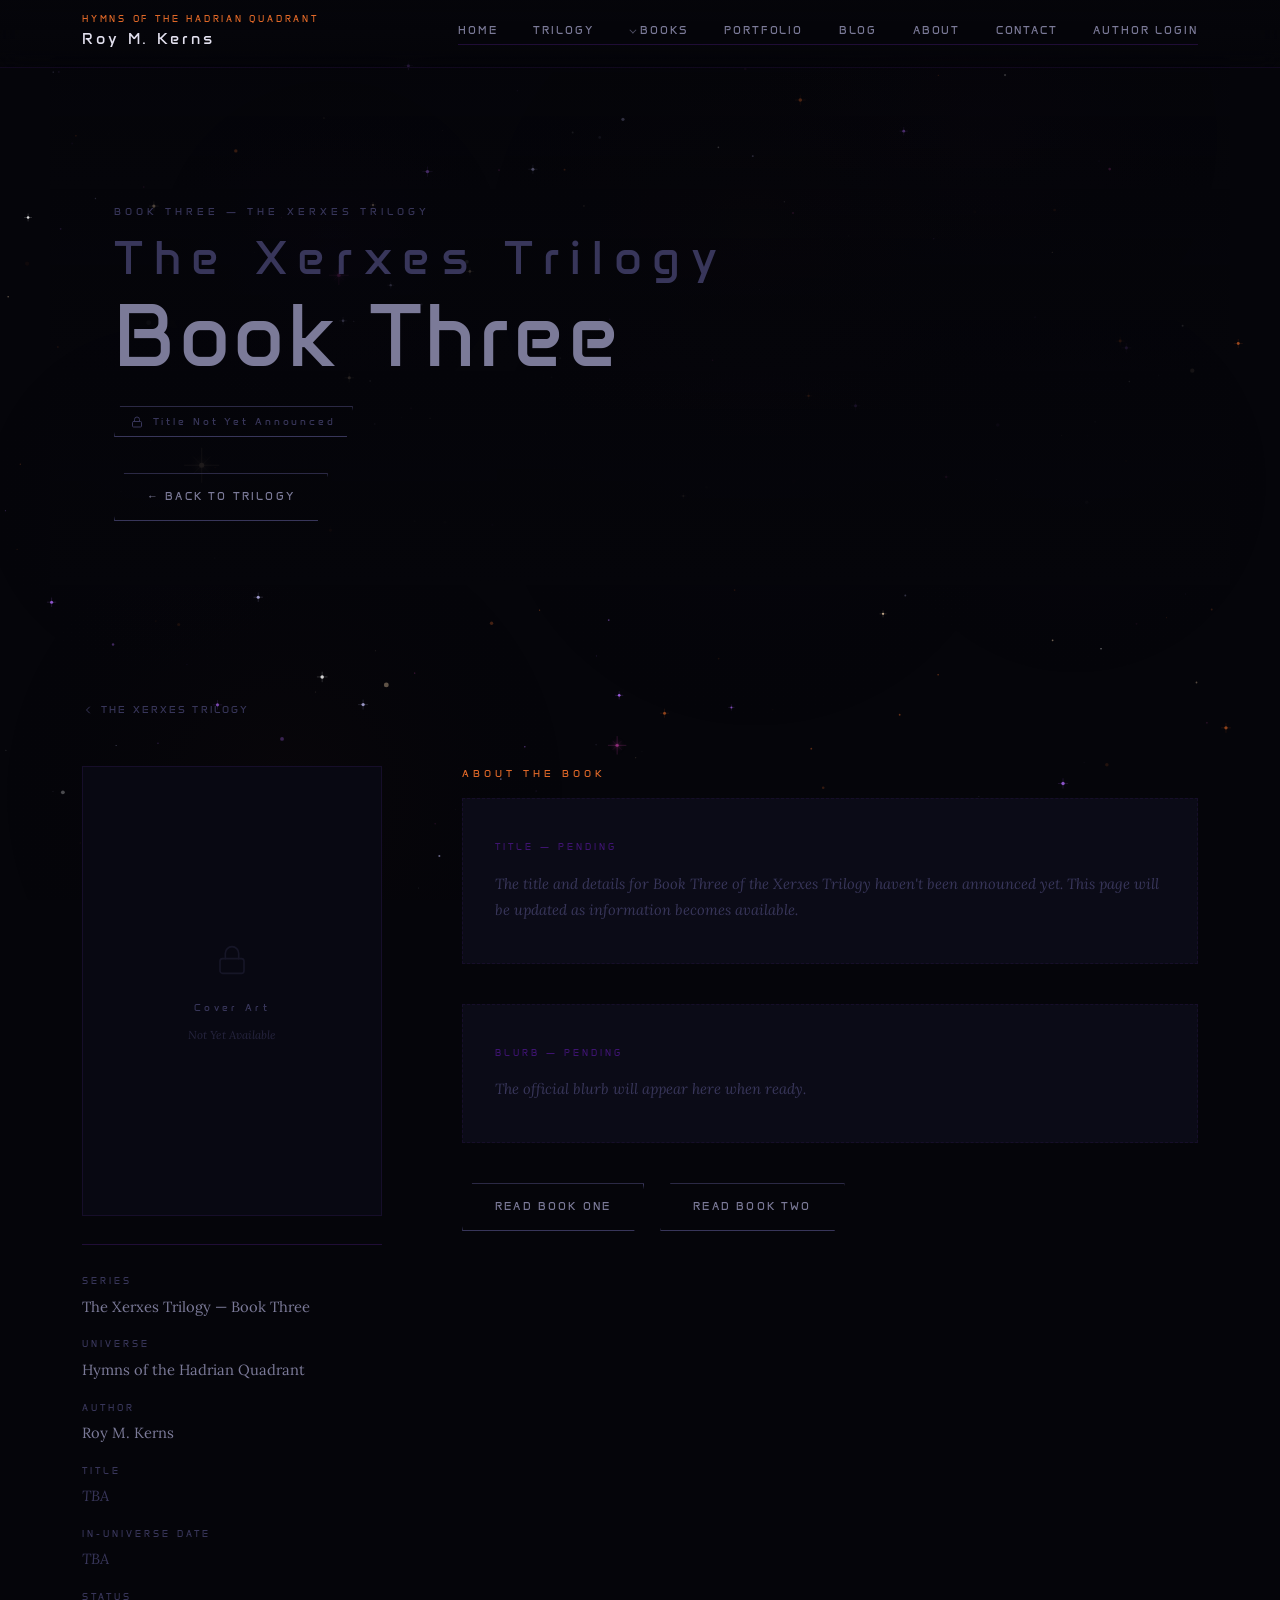
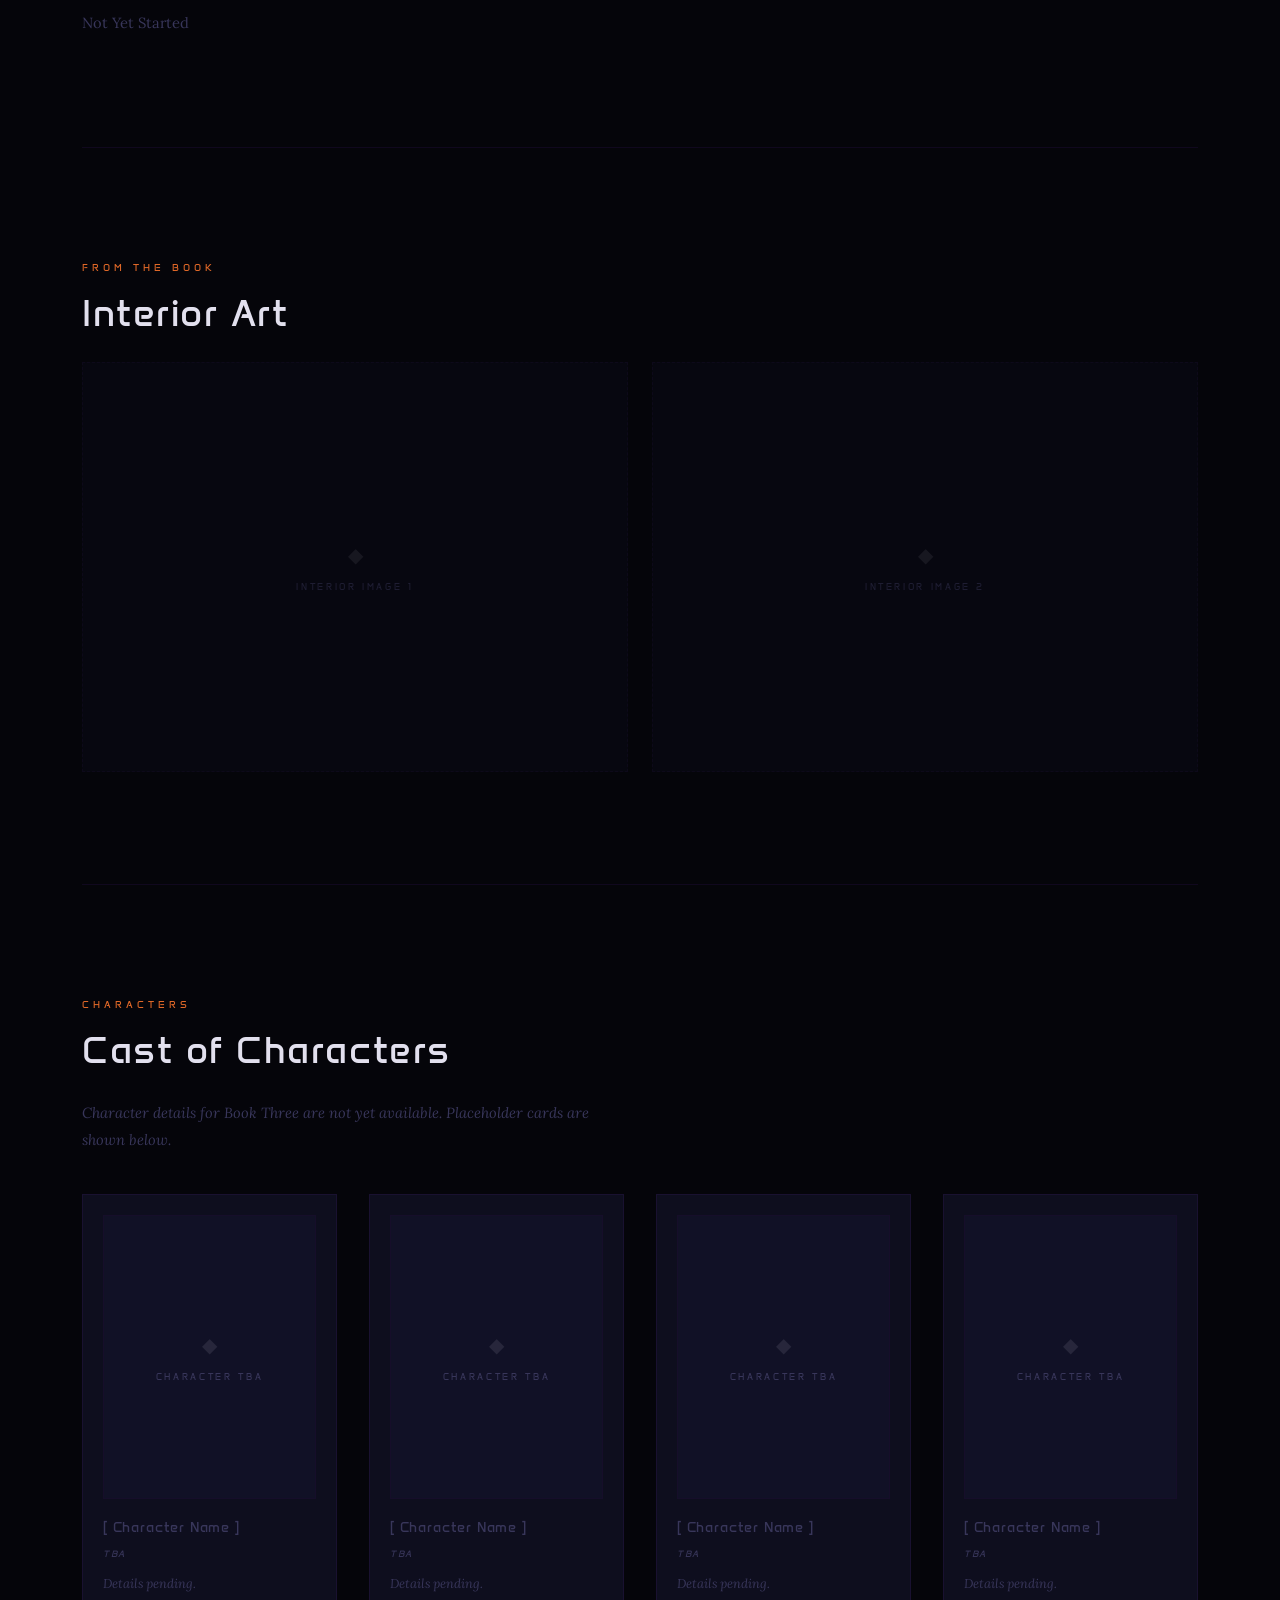
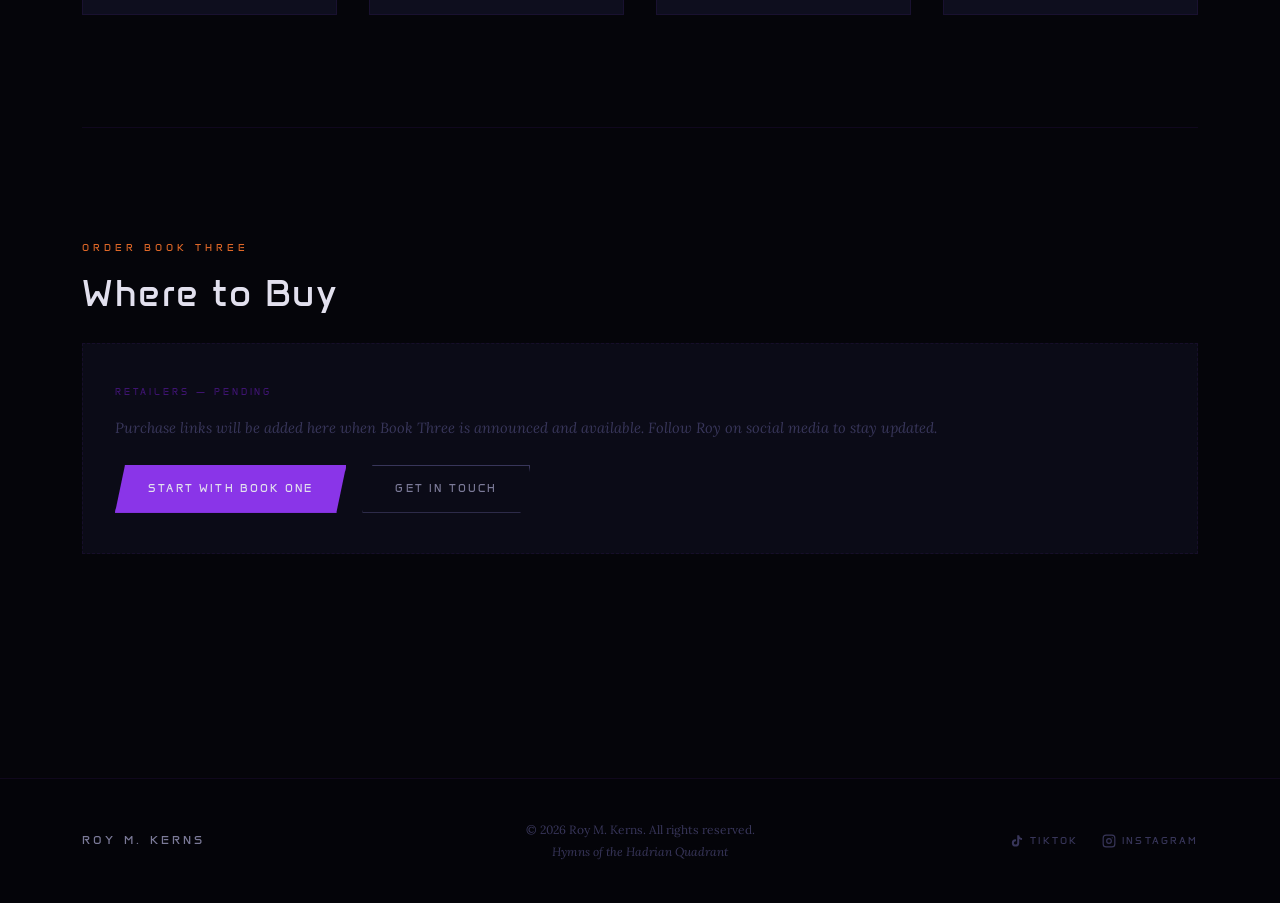
<file: html/bookthree.html>
<!DOCTYPE html>
<html lang="en">
<head>
    <meta charset="UTF-8">
    <meta name="viewport" content="width=device-width, initial-scale=1.0">
    <title>Xerxes Trilogy Book Three — Roy M. Kerns</title>
    <meta name="description" content="Book Three of the Xerxes Trilogy by Roy M. Kerns — coming soon.">
    <meta name="theme-color" content="#05050A">
    <link rel="icon" type="../images/x-icon" href="../images/favicon.ico" />
    <link rel="icon" type="../images/png" sizes="32x32" href="../images/favicon-32x32.png" />
    <link rel="preconnect" href="https://fonts.googleapis.com">
    <link rel="preconnect" href="https://fonts.gstatic.com" crossorigin>
    <link href="https://fonts.googleapis.com/css2?family=Anta&family=Lora:ital,wght@0,400;0,500;1,400&display=swap" rel="stylesheet">

    <link rel="stylesheet" href="../css/layout.css">
    <link rel="stylesheet" href="../css/styles.css">

    <style>
        /* ── HERO ── */
        .book-hero {
            position: relative;
            overflow: hidden;
        }

            .book-hero::before {
                content: '';
                position: absolute;
                inset: 0;
                background: linear-gradient( to top, var(--bg) 0%, rgba(5,5,10,0.7) 55%, rgba(5,5,10,0.35) 100% );
                z-index: 0;
                pointer-events: none;
            }

        .book-hero__inner {
            position: relative;
            z-index: 1;
            display: flex;
            flex-direction: column;
            gap: 0.75rem;
        }

        .book-series-badge {
            font-family: var(--font-display);
            font-size: 0.6rem;
            letter-spacing: 0.42em;
            color: var(--text-dim); /* dimmer than other books — not announced */
            text-transform: uppercase;
        }

        .book-main-title {
            font-family: var(--font-display);
            font-size: clamp(2.2rem, 7vw, 5.5rem);
            letter-spacing: 0.04em;
            line-height: 1.05;
            /* Desaturated — unknown title, so no gradient */
            color: var(--text-muted);
        }

            .book-main-title span {
                display: block;
                color: var(--text-dim);
                font-size: 0.55em;
                letter-spacing: 0.22em;
                margin-bottom: 0.4rem;
            }

        /* Lock badge */
        .locked-badge {
            display: inline-flex;
            align-items: center;
            gap: 0.6rem;
            font-family: var(--font-display);
            font-size: 0.6rem;
            letter-spacing: 0.3em;
            color: var(--text-dim);
            border: 1px solid var(--text-dim);
            padding: 0.4rem 1rem;
            margin-top: 0.75rem;
            width: fit-content;
            clip-path: polygon(6px 0%, 100% 0%, calc(100% - 6px) 100%, 0% 100%);
        }

        .book-hero-cta {
            display: flex;
            gap: 1rem;
            flex-wrap: wrap;
            margin-top: 1.5rem;
        }

        /* ── BREADCRUMB ── */
        .book-breadcrumb {
            display: inline-flex;
            align-items: center;
            gap: 0.45rem;
            font-family: var(--font-display);
            font-size: 0.6rem;
            letter-spacing: 0.22em;
            color: var(--text-dim);
            text-decoration: none;
            text-transform: uppercase;
            transition: color 0.25s ease;
            margin-bottom: 3rem;
        }

            .book-breadcrumb:hover {
                color: var(--text-muted);
            }

            .book-breadcrumb svg {
                transition: transform 0.25s ease;
            }

            .book-breadcrumb:hover svg {
                transform: translateX(-3px);
            }

        /* ── SECTIONS ── */
        .book-section {
            padding-block: var(--section-pad);
            border-top: 1px solid var(--border-sub);
        }

        .book-section-label {
            font-family: var(--font-display);
            font-size: 0.6rem;
            letter-spacing: 0.42em;
            color: var(--orange);
            text-transform: uppercase;
            display: block;
            margin-bottom: 1rem;
        }

        .book-section-title {
            font-family: var(--font-display);
            font-size: clamp(1.6rem, 3.5vw, 2.4rem);
            letter-spacing: 0.04em;
            color: var(--text);
            margin-bottom: 1.75rem;
        }

        /* ── COVER PLACEHOLDER ── */
        .book-cover-wrap {
            position: sticky;
            top: calc(var(--nav-h) + 2rem);
        }

        .cover-placeholder {
            background: var(--bg-surface);
            border: 1px solid var(--border-sub);
        }

            /* Dimmer than book 1+2 — locked feel */
            .cover-placeholder::before {
                content: '';
                position: absolute;
                inset: 0;
                background: rgba(5,5,10,0.35);
                pointer-events: none;
            }

        .cover-placeholder__inner {
            color: var(--text-dim);
        }

        .cover-placeholder__icon {
            font-size: 2rem;
            color: var(--text-dim);
            display: block;
            opacity: 0.3;
        }

        .cover-placeholder__label {
            font-family: var(--font-display);
            font-size: 0.6rem;
            letter-spacing: 0.35em;
            color: var(--text-dim);
        }

        .cover-placeholder__sub {
            font-family: var(--font-body);
            font-size: 0.72rem;
            font-style: italic;
            color: var(--text-dim);
            opacity: 0.6;
        }

        /* ── PLACEHOLDER BLOCKS ── */
        .placeholder-block {
            background: var(--bg-surface);
            border: 1px dashed var(--border-sub);
            padding: 2.5rem 2rem;
            display: flex;
            flex-direction: column;
            align-items: flex-start;
            gap: 1rem;
        }

        .placeholder-block__label {
            font-family: var(--font-display);
            font-size: 0.58rem;
            letter-spacing: 0.32em;
            color: var(--purple-dim);
            text-transform: uppercase;
        }

        .placeholder-block__text {
            font-family: var(--font-body);
            font-size: 0.92rem;
            font-style: italic;
            color: var(--text-dim);
            line-height: 1.75;
        }

        /* ── CAST GRID ── */
        .cast-card {
            background: var(--bg-card);
            border: 1px solid var(--border-sub);
            padding: 1.25rem;
            opacity: 0.55; /* extra dim — truly unknown */
        }

        .cast-card__art {
            aspect-ratio: 3 / 4;
            background: var(--bg-surface);
            margin-bottom: 1rem;
            overflow: hidden;
            position: relative;
            border: 1px solid var(--border-sub);
        }

        .cast-art-placeholder {
            position: absolute;
            inset: 0;
            display: flex;
            flex-direction: column;
            align-items: center;
            justify-content: center;
            gap: 0.5rem;
            background: var(--bg-elevated);
        }

        .cast-art-placeholder__icon {
            font-size: 1.25rem;
            opacity: 0.1;
        }

        .cast-art-placeholder__label {
            font-family: var(--font-display);
            font-size: 0.55rem;
            letter-spacing: 0.3em;
            color: var(--text-dim);
            text-transform: uppercase;
            text-align: center;
            padding-inline: 0.5rem;
        }

        .cast-card__name {
            font-family: var(--font-display);
            font-size: 0.85rem;
            letter-spacing: 0.06em;
            color: var(--text-dim);
            margin-bottom: 0.35rem;
        }

        .cast-card__role {
            font-family: var(--font-display);
            font-size: 0.58rem;
            letter-spacing: 0.18em;
            color: var(--text-dim);
            text-transform: uppercase;
            margin-bottom: 0.65rem;
        }

        .cast-card__desc {
            font-family: var(--font-body);
            font-size: 0.8rem;
            line-height: 1.65;
            color: var(--text-dim);
            font-style: italic;
        }

        /* ── RESPONSIVE ── */
        @media (max-width: 960px) {
            .book-cover-wrap {
                position: static;
            }
        }

        @media (max-width: 640px) {
            .book-hero-cta {
                flex-direction: column;
            }
        }
    </style>
</head>
<body>

    <canvas id="starfield" aria-hidden="true"></canvas>

    <!-- NAV -->
    <header id="site-header">
        <nav aria-label="Main navigation">
            <a href="../index.html" class="nav-logo" aria-label="Roy M. Kerns — Home">
                <span class="nav-logo__universe">Hymns of the Hadrian Quadrant</span>
                <span class="nav-logo__name">Roy M. Kerns</span>
            </a>
            <ul class="nav-links" id="navLinks" role="list">
                <li><a href="../index.html">Home</a></li>
                <li><a href="trilogy.html">Trilogy</a></li>
                <li class="nav-dropdown" id="navBooks">
                    <a href="trilogy.html" id="navBooksToggle">Books</a>
                    <div class="dropdown-menu" role="menu">
                        <a href="azar.html" class="dropdown-item" role="menuitem">The Azar Project</a>
                        <a href="karava.html" class="dropdown-item" role="menuitem">The Karava Initiative</a>
                        <a href="bookthree.html" class="dropdown-item dropdown-item--pending" role="menuitem">[Book Three]</a>
                    </div>
                </li>
                <li><a href="portfolio.html">Portfolio</a></li>
                <li><a href="blog.html">Blog</a></li>
                <li><a href="about.html">About</a></li>
                <li><a href="contact.html">Contact</a></li>
                <li><a href="dashboard.html">Author Login</a></li>
            </ul>
            <button class="menu-toggle" id="menuToggle"
                    aria-controls="navLinks"
                    aria-expanded="false"
                    aria-label="Toggle navigation">
                <span></span><span></span><span></span>
            </button>
        </nav>
    </header>

    <main>

        <!-- ═══════════════════════
             HERO
             ═══════════════════════ -->
        <section class="book-hero">
            <div class="book-hero__inner container">

                <span class="book-series-badge">
                    Book Three &mdash; The Xerxes Trilogy
                </span>

                <h1 class="book-main-title">
                    <span>The Xerxes Trilogy</span>
                    Book Three
                </h1>

                <div class="locked-badge" aria-label="Title not yet announced">
                    <svg width="12" height="12" viewBox="0 0 24 24" fill="none"
                         stroke="currentColor" stroke-width="2"
                         stroke-linecap="round" stroke-linejoin="round"
                         aria-hidden="true">
                        <rect x="3" y="11" width="18" height="11" rx="2" ry="2" />
                        <path d="M7 11V7a5 5 0 0 1 10 0v4" />
                    </svg>
                    Title Not Yet Announced
                </div>

                <div class="book-hero-cta">
                    <a href="trilogy.html" class="btn-ghost">← Back to Trilogy</a>
                </div>

            </div>
        </section>

        <!-- ═══════════════════════
             BODY
             ═══════════════════════ -->
        <div class="book-body container">

            <!-- Breadcrumb -->
            <a href="trilogy.html" class="book-breadcrumb reveal">
                <svg width="12" height="12" viewBox="0 0 24 24" fill="none"
                     stroke="currentColor" stroke-width="2"
                     stroke-linecap="round" stroke-linejoin="round">
                    <polyline points="15 18 9 12 15 6" />
                </svg>
                The Xerxes Trilogy
            </a>

            <!-- ── OVERVIEW + COVER ── -->
            <div class="book-main-layout">

                <!-- Left: Cover placeholder -->
                <div class="book-cover-wrap reveal">

                    <!--
                        COVER IMAGE PLACEHOLDER
                        Replace when cover art is ready:

                        <img style="width:100%; aspect-ratio:2/3; object-fit:cover;
                                    display:block; border:1px solid var(--border-sub);"
                             src="../assets/covers/book-three.jpg"
                             alt="[ Title ] book cover">
                    -->
                    <div class="cover-placeholder">
                        <div class="cover-placeholder__inner">
                            <span class="cover-placeholder__icon">
                                <svg width="32" height="32" viewBox="0 0 24 24" fill="none"
                                     stroke="currentColor" stroke-width="1.2"
                                     stroke-linecap="round" stroke-linejoin="round">
                                    <rect x="3" y="11" width="18" height="11" rx="2" ry="2" />
                                    <path d="M7 11V7a5 5 0 0 1 10 0v4" />
                                </svg>
                            </span>
                            <span class="cover-placeholder__label">Cover Art</span>
                            <span class="cover-placeholder__sub">Not Yet Available</span>
                        </div>
                    </div>

                    <!-- Metadata -->
                    <div class="book-meta" style="margin-top:1.75rem;">
                        <div class="meta-row">
                            <span class="meta-label">Series</span>
                            <span class="meta-value">The Xerxes Trilogy &mdash; Book Three</span>
                        </div>
                        <div class="meta-row">
                            <span class="meta-label">Universe</span>
                            <span class="meta-value">Hymns of the Hadrian Quadrant</span>
                        </div>
                        <div class="meta-row">
                            <span class="meta-label">Author</span>
                            <span class="meta-value">Roy M. Kerns</span>
                        </div>
                        <div class="meta-row">
                            <span class="meta-label">Title</span>
                            <span class="meta-value" style="color:var(--text-dim); font-style:italic;">
                                TBA
                            </span>
                        </div>
                        <div class="meta-row">
                            <span class="meta-label">In-Universe Date</span>
                            <span class="meta-value" style="color:var(--text-dim); font-style:italic;">
                                TBA
                            </span>
                        </div>
                        <div class="meta-row">
                            <span class="meta-label">Status</span>
                            <span class="meta-value" style="color:var(--text-dim);">
                                Not Yet Started
                            </span>
                        </div>
                    </div>

                </div>

                <!-- Right: Everything placeholder -->
                <div class="reveal">

                    <span class="book-section-label">About the Book</span>

                    <!--
                        BLURB PLACEHOLDER
                        Replace with .blurb div when ready — same structure as azar.html.
                    -->
                    <div class="placeholder-block" style="margin-bottom:2.5rem;">
                        <span class="placeholder-block__label">Title — Pending</span>
                        <p class="placeholder-block__text">
                            The title and details for Book Three of the Xerxes Trilogy
                            haven't been announced yet. This page will be updated as
                            information becomes available.
                        </p>
                    </div>

                    <div class="placeholder-block" style="margin-bottom:2.5rem;">
                        <span class="placeholder-block__label">Blurb — Pending</span>
                        <p class="placeholder-block__text">
                            The official blurb will appear here when ready.
                        </p>
                    </div>

                    <div style="display:flex; gap:1rem; flex-wrap:wrap;">
                        <a href="azar.html" class="btn-ghost">Read Book One</a>
                        <a href="karava.html" class="btn-ghost">Read Book Two</a>
                    </div>

                </div>

            </div>

            <!-- ── INTERIOR ART ── -->
            <div class="book-section reveal">

                <span class="book-section-label">From the Book</span>
                <h2 class="book-section-title">Interior Art</h2>

                <div style="display:grid; grid-template-columns:1fr 1fr; gap:1.5rem;">

                    <!--
                        Replace each block with an <img> tag when art is ready.
                    -->
                    <div style="
                        aspect-ratio:4/3;
                        background:var(--bg-surface);
                        border:1px dashed var(--border-sub);
                        display:flex; flex-direction:column;
                        align-items:center; justify-content:center;
                        gap:0.5rem; opacity:0.5;">
                        <span style="font-size:1.25rem; opacity:0.15;">&#9670;</span>
                        <span style="font-family:var(--font-display); font-size:0.55rem;
                                     letter-spacing:0.3em; color:var(--text-dim);
                                     text-transform:uppercase;">Interior Image 1</span>
                    </div>

                    <div style="
                        aspect-ratio:4/3;
                        background:var(--bg-surface);
                        border:1px dashed var(--border-sub);
                        display:flex; flex-direction:column;
                        align-items:center; justify-content:center;
                        gap:0.5rem; opacity:0.5;">
                        <span style="font-size:1.25rem; opacity:0.15;">&#9670;</span>
                        <span style="font-family:var(--font-display); font-size:0.55rem;
                                     letter-spacing:0.3em; color:var(--text-dim);
                                     text-transform:uppercase;">Interior Image 2</span>
                    </div>

                </div>

            </div>

            <!-- ── CAST ── -->
            <div class="book-section" id="cast">

                <div class="reveal">
                    <span class="book-section-label">Characters</span>
                    <h2 class="book-section-title">Cast of Characters</h2>
                    <p style="font-family:var(--font-body); font-size:0.92rem;
                               color:var(--text-dim); font-style:italic;
                               margin-bottom:2.5rem; max-width:520px;">
                        Character details for Book Three are not yet available.
                        Placeholder cards are shown below.
                    </p>
                </div>

                <div class="cast-grid">

                    <!--
                        Add cast cards here when Book Three characters are known.
                        Use the same structure as azar.html cast cards.
                        For now showing muted placeholder cards.
                    -->
                    <div class="cast-card reveal">
                        <div class="cast-card__art">
                            <div class="cast-art-placeholder">
                                <span class="cast-art-placeholder__icon">&#9670;</span>
                                <span class="cast-art-placeholder__label">Character TBA</span>
                            </div>
                        </div>
                        <p class="cast-card__name">[ Character Name ]</p>
                        <p class="cast-card__role">TBA</p>
                        <p class="cast-card__desc">Details pending.</p>
                    </div>

                    <div class="cast-card reveal reveal-delay-1">
                        <div class="cast-card__art">
                            <div class="cast-art-placeholder">
                                <span class="cast-art-placeholder__icon">&#9670;</span>
                                <span class="cast-art-placeholder__label">Character TBA</span>
                            </div>
                        </div>
                        <p class="cast-card__name">[ Character Name ]</p>
                        <p class="cast-card__role">TBA</p>
                        <p class="cast-card__desc">Details pending.</p>
                    </div>

                    <div class="cast-card reveal reveal-delay-2">
                        <div class="cast-card__art">
                            <div class="cast-art-placeholder">
                                <span class="cast-art-placeholder__icon">&#9670;</span>
                                <span class="cast-art-placeholder__label">Character TBA</span>
                            </div>
                        </div>
                        <p class="cast-card__name">[ Character Name ]</p>
                        <p class="cast-card__role">TBA</p>
                        <p class="cast-card__desc">Details pending.</p>
                    </div>

                    <div class="cast-card reveal reveal-delay-3">
                        <div class="cast-card__art">
                            <div class="cast-art-placeholder">
                                <span class="cast-art-placeholder__icon">&#9670;</span>
                                <span class="cast-art-placeholder__label">Character TBA</span>
                            </div>
                        </div>
                        <p class="cast-card__name">[ Character Name ]</p>
                        <p class="cast-card__role">TBA</p>
                        <p class="cast-card__desc">Details pending.</p>
                    </div>

                </div>
            </div>

            <!-- ── WHERE TO BUY ── -->
            <div class="book-section reveal">

                <span class="book-section-label">Order Book Three</span>
                <h2 class="book-section-title">Where to Buy</h2>

                <div class="placeholder-block">
                    <span class="placeholder-block__label">Retailers — Pending</span>
                    <p class="placeholder-block__text">
                        Purchase links will be added here when Book Three is announced
                        and available. Follow Roy on social media to stay updated.
                    </p>
                    <div style="display:flex; gap:1rem; flex-wrap:wrap; margin-top:0.5rem;">
                        <a href="azar.html" class="btn-primary">Start with Book One</a>
                        <a href="contact.html" class="btn-ghost">Get in Touch</a>
                    </div>
                </div>

            </div>

        </div><!-- /book-body -->

    </main>

    <!-- FOOTER -->
    <footer>
        <div class="footer-inner">
            <span class="footer-name">Roy M. Kerns</span>
            <p class="footer-copy">
                &copy; <span id="year"></span> Roy M. Kerns. All rights reserved.<br>
                <span style="font-style:italic; color:var(--text-dim);">Hymns of the Hadrian Quadrant</span>
            </p>
            <div class="footer-social" role="list">
                <a href="https://www.tiktok.com/@beefsauce"
                   class="footer-social-link" target="_blank" rel="noopener noreferrer" role="listitem">
                    <svg width="14" height="14" viewBox="0 0 24 24" fill="currentColor" aria-hidden="true">
                        <path d="M19.59 6.69a4.83 4.83 0 0 1-3.77-4.25V2h-3.45v13.67a2.89 2.89 0 0 1-2.88 2.5 2.89 2.89 0 0 1-2.89-2.89 2.89 2.89 0 0 1 2.89-2.89c.28 0 .54.04.79.1V9.01a6.33 6.33 0 0 0-.79-.05 6.34 6.34 0 0 0-6.34 6.34 6.34 6.34 0 0 0 6.34 6.34 6.34 6.34 0 0 0 6.33-6.34V8.69a8.28 8.28 0 0 0 4.84 1.55V6.79a4.85 4.85 0 0 1-1.07-.1z" />
                    </svg>
                    TikTok
                </a>
                <a href="https://www.instagram.com/roymk_author"
                   class="footer-social-link" target="_blank" rel="noopener noreferrer" role="listitem">
                    <svg width="14" height="14" viewBox="0 0 24 24" fill="none"
                         stroke="currentColor" stroke-width="2"
                         stroke-linecap="round" stroke-linejoin="round" aria-hidden="true">
                        <rect x="2" y="2" width="20" height="20" rx="5" ry="5" />
                        <circle cx="12" cy="12" r="4" />
                        <circle cx="17.5" cy="6.5" r="1" fill="currentColor" stroke="none" />
                    </svg>
                    Instagram
                </a>
            </div>
        </div>
    </footer>

    <script src="../js/script.js"></script>
    <script>
        document.getElementById('year').textContent = new Date().getFullYear();
    </script>

</body>
</html>
</file>
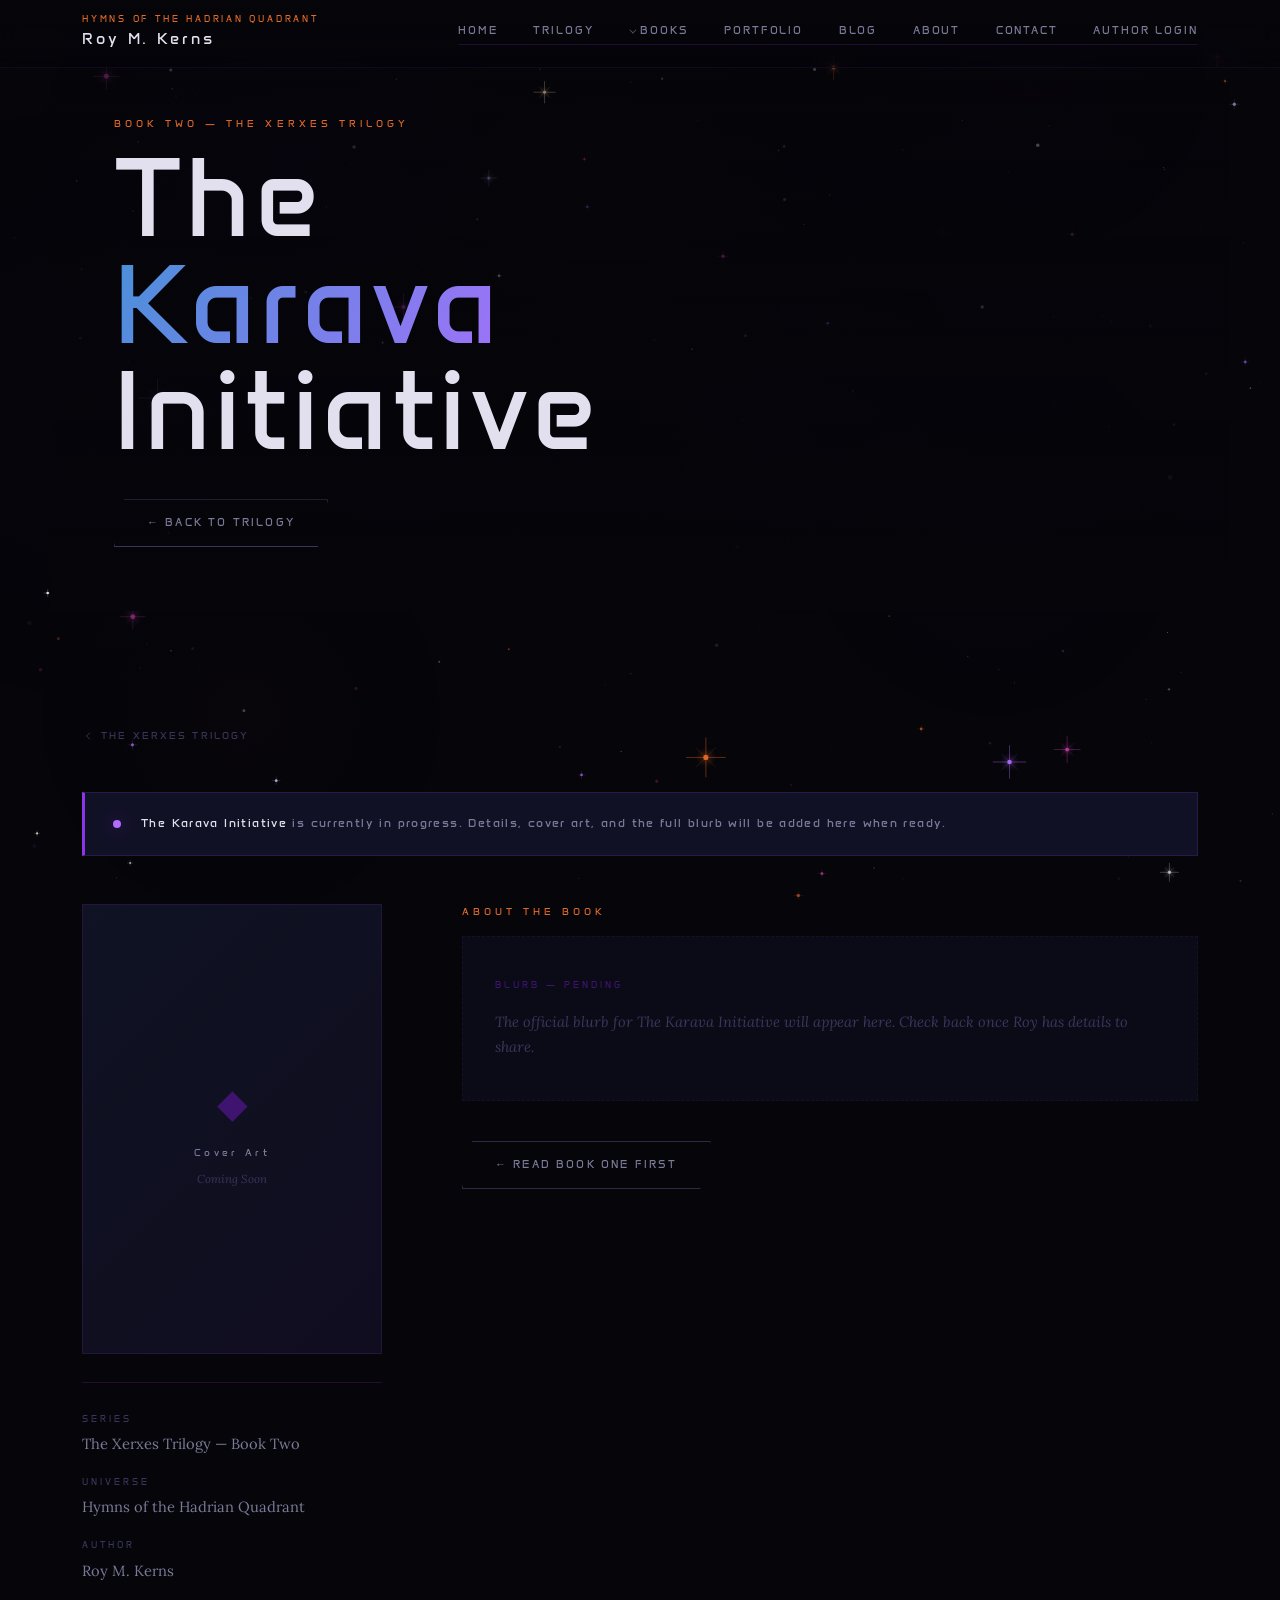
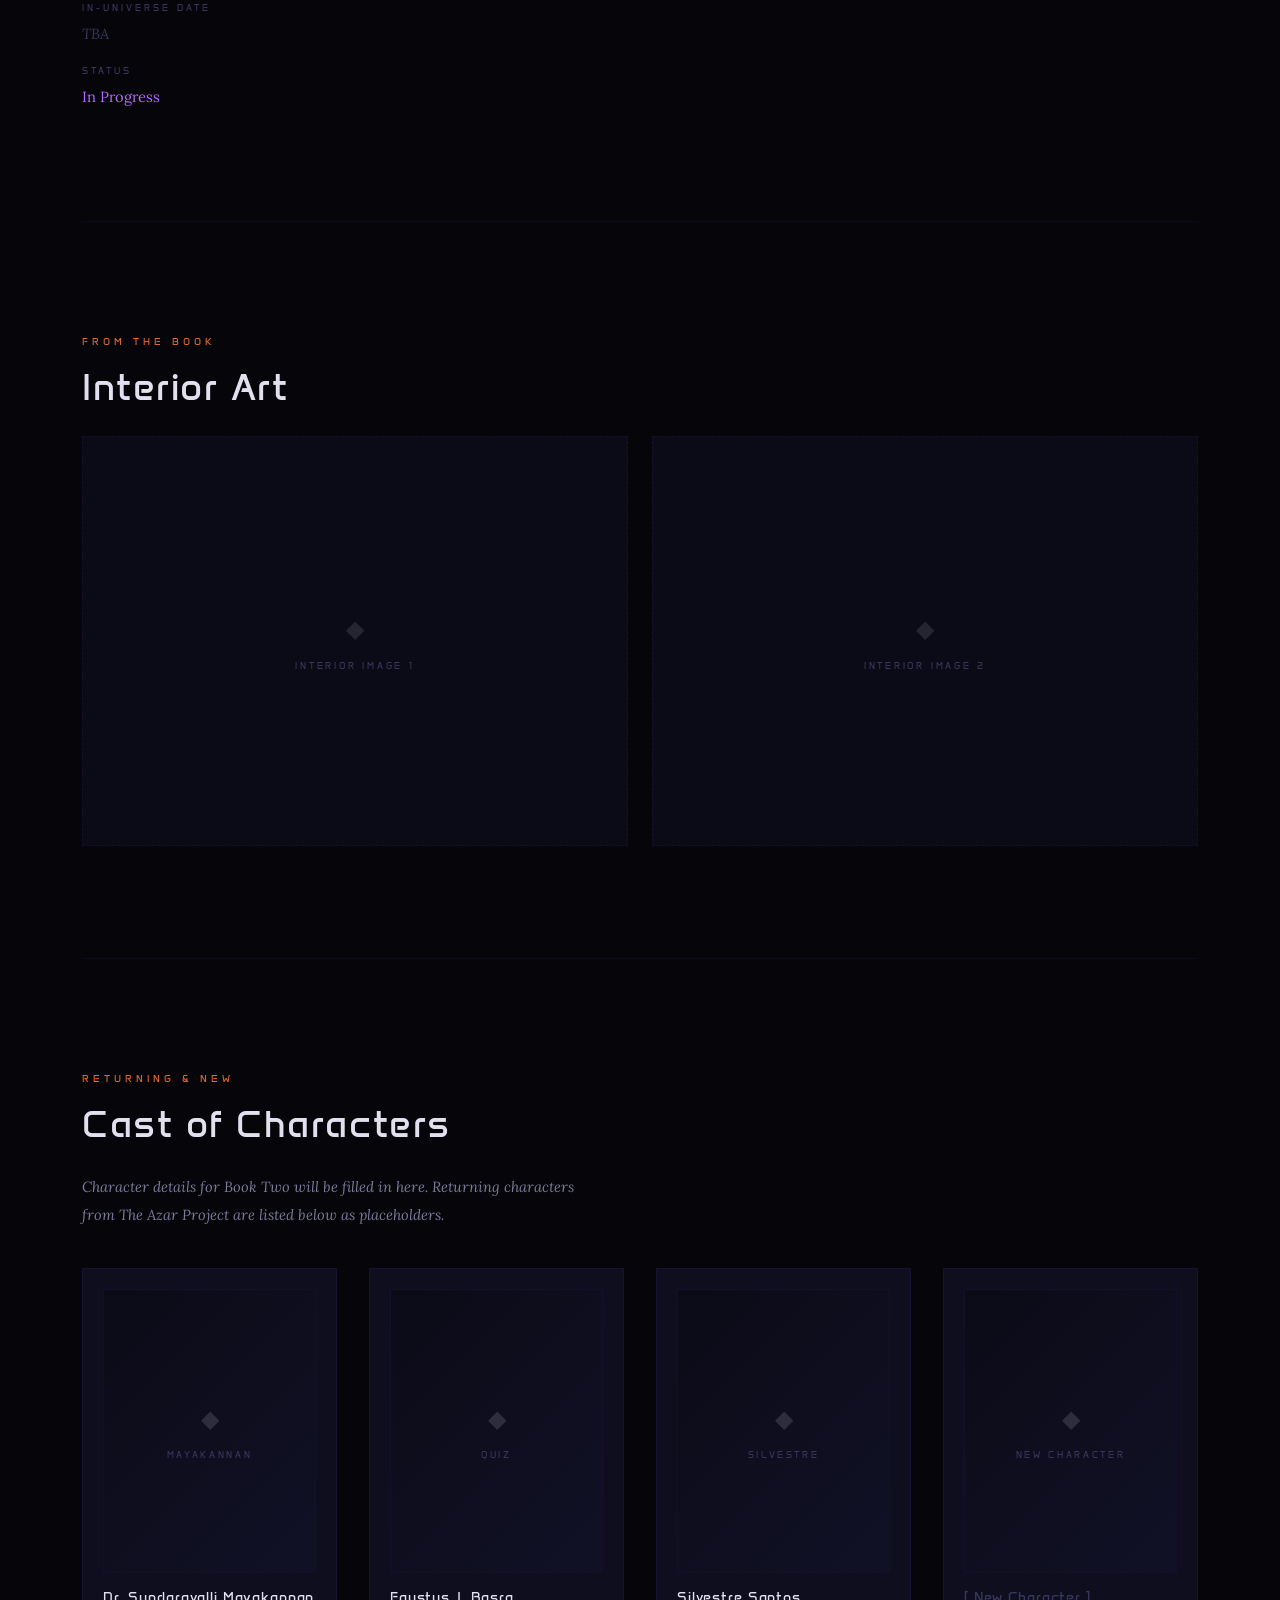
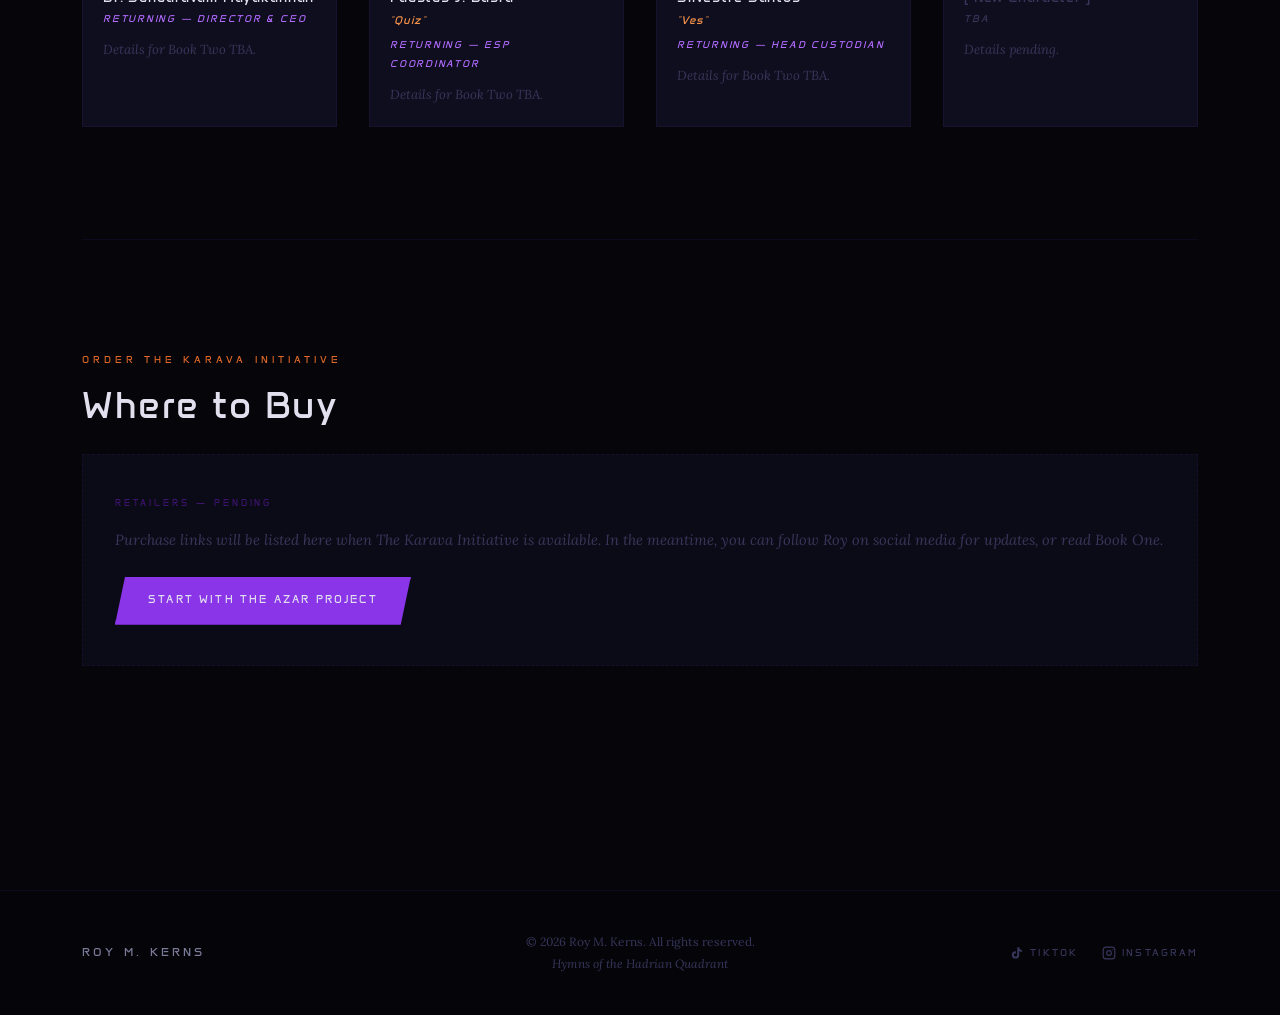
<file: html/karava.html>
<!DOCTYPE html>
<html lang="en">
<head>
    <meta charset="UTF-8">
    <meta name="viewport" content="width=device-width, initial-scale=1.0">
    <title>The Karava Initiative — Roy M. Kerns</title>
    <meta name="description" content="The Karava Initiative — Book Two of the Xerxes Trilogy by Roy M. Kerns.">
    <meta name="theme-color" content="#05050A">
    <link rel="icon" type="../images/x-icon" href="../images/favicon.ico" />
    <link rel="icon" type="../images/png" sizes="32x32" href="../images/favicon-32x32.png" />
    <link rel="preconnect" href="https://fonts.googleapis.com">
    <link rel="preconnect" href="https://fonts.gstatic.com" crossorigin>
    <link href="https://fonts.googleapis.com/css2?family=Anta&family=Lora:ital,wght@0,400;0,500;1,400&display=swap" rel="stylesheet">

    <link rel="stylesheet" href="../css/layout.css">
    <link rel="stylesheet" href="../css/styles.css">

    <style>
        /* ── BOOK HERO ── */
        .book-hero {
            position: relative;
            overflow: hidden;
        }

            .book-hero::before {
                content: '';
                position: absolute;
                inset: 0;
                background: linear-gradient( to top, var(--bg) 0%, rgba(5,5,10,0.65) 55%, rgba(5,5,10,0.3) 100% );
                z-index: 0;
                pointer-events: none;
            }

        .book-hero__inner {
            position: relative;
            z-index: 1;
            display: flex;
            flex-direction: column;
            gap: 0.75rem;
        }

        .book-series-badge {
            font-family: var(--font-display);
            font-size: 0.6rem;
            letter-spacing: 0.42em;
            color: var(--orange);
            text-transform: uppercase;
        }

        .book-main-title {
            font-family: var(--font-display);
            font-size: clamp(3rem, 9vw, 7rem);
            letter-spacing: 0.04em;
            line-height: 0.95;
            color: var(--text);
        }

            /* Book two gets a cooler blue-violet gradient vs Azar's warm orange */
            .book-main-title span {
                display: block;
                background: linear-gradient(120deg, #4A90D9 0%, var(--purple-light) 50%, var(--pink) 100%);
                -webkit-background-clip: text;
                -webkit-text-fill-color: transparent;
                background-clip: text;
            }

        .book-hero-cta {
            display: flex;
            gap: 1rem;
            flex-wrap: wrap;
            margin-top: 1.5rem;
        }

        /* ── COMING SOON BANNER ── */
        .coming-soon-banner {
            background: var(--bg-elevated);
            border: 1px solid var(--border);
            border-left: 3px solid var(--purple);
            padding: 1.25rem 1.75rem;
            margin-bottom: 3rem;
            display: flex;
            align-items: center;
            gap: 1.25rem;
            flex-wrap: wrap;
        }

        .coming-soon-banner__dot {
            width: 8px;
            height: 8px;
            border-radius: 50%;
            background: var(--purple-light);
            box-shadow: var(--glow-purple);
            flex-shrink: 0;
            animation: pulseDot 2.5s ease-in-out infinite;
        }

        @keyframes pulseDot {
            0%, 100% {
                opacity: 0.5;
                transform: scale(1);
            }

            50% {
                opacity: 1;
                transform: scale(1.45);
            }
        }

        .coming-soon-banner__text {
            font-family: var(--font-display);
            font-size: 0.72rem;
            letter-spacing: 0.12em;
            color: var(--text-muted);
        }

            .coming-soon-banner__text span {
                color: var(--text);
            }

        /* ── BREADCRUMB ── */
        .book-breadcrumb {
            display: inline-flex;
            align-items: center;
            gap: 0.45rem;
            font-family: var(--font-display);
            font-size: 0.6rem;
            letter-spacing: 0.22em;
            color: var(--text-dim);
            text-decoration: none;
            text-transform: uppercase;
            transition: color 0.25s ease;
            margin-bottom: 3rem;
        }

            .book-breadcrumb:hover {
                color: var(--text-muted);
            }

            .book-breadcrumb svg {
                transition: transform 0.25s ease;
            }

            .book-breadcrumb:hover svg {
                transform: translateX(-3px);
            }

        /* ── SECTIONS ── */
        .book-section {
            padding-block: var(--section-pad);
            border-top: 1px solid var(--border-sub);
        }

            .book-section:first-of-type {
                border-top: none;
            }

        .book-section-label {
            font-family: var(--font-display);
            font-size: 0.6rem;
            letter-spacing: 0.42em;
            color: var(--orange);
            text-transform: uppercase;
            display: block;
            margin-bottom: 1rem;
        }

        .book-section-title {
            font-family: var(--font-display);
            font-size: clamp(1.6rem, 3.5vw, 2.4rem);
            letter-spacing: 0.04em;
            color: var(--text);
            margin-bottom: 1.75rem;
        }

        /* ── COVER PLACEHOLDER ── */
        .book-cover-wrap {
            position: sticky;
            top: calc(var(--nav-h) + 2rem);
        }

        .cover-placeholder {
            background: var(--bg-surface);
            border: 1px solid var(--border);
            transition: border-color 0.3s ease;
        }

            .cover-placeholder:hover {
                border-color: rgba(138,53,232,0.4);
            }

            .cover-placeholder::before {
                content: '';
                position: absolute;
                inset: 0;
                background: linear-gradient(135deg, rgba(74,144,217,0.06) 0%, rgba(138,53,232,0.04) 100%);
                pointer-events: none;
            }

        .cover-placeholder__inner {
            color: var(--text-dim);
        }

        .cover-placeholder__icon {
            font-size: 2.5rem;
            color: var(--purple-dim);
            display: block;
        }

        .cover-placeholder__label {
            font-family: var(--font-display);
            font-size: 0.6rem;
            letter-spacing: 0.35em;
            color: var(--text-muted);
        }

        .cover-placeholder__sub {
            font-family: var(--font-body);
            font-size: 0.72rem;
            font-style: italic;
            color: var(--text-dim);
            text-align: center;
            padding-inline: 1rem;
        }

        /* ── PLACEHOLDER BLURB BLOCK ── */
        .placeholder-block {
            background: var(--bg-surface);
            border: 1px dashed var(--border-sub);
            padding: 2.5rem 2rem;
            display: flex;
            flex-direction: column;
            align-items: flex-start;
            gap: 1rem;
        }

        .placeholder-block__label {
            font-family: var(--font-display);
            font-size: 0.58rem;
            letter-spacing: 0.32em;
            color: var(--purple-dim);
            text-transform: uppercase;
        }

        .placeholder-block__text {
            font-family: var(--font-body);
            font-size: 0.92rem;
            font-style: italic;
            color: var(--text-dim);
            line-height: 1.75;
        }

        /* ── CAST CARDS ── */
        .cast-card {
            background: var(--bg-card);
            border: 1px solid var(--border-sub);
            padding: 1.25rem;
            transition: border-color 0.3s ease;
        }

            .cast-card:hover {
                border-color: var(--border);
            }

        .cast-card__art {
            aspect-ratio: 3 / 4;
            background: var(--bg-surface);
            margin-bottom: 1rem;
            overflow: hidden;
            position: relative;
            border: 1px solid var(--border-sub);
        }

        /* Art placeholder */
        .cast-art-placeholder {
            position: absolute;
            inset: 0;
            display: flex;
            flex-direction: column;
            align-items: center;
            justify-content: center;
            gap: 0.5rem;
            background: linear-gradient(135deg, var(--bg-surface) 0%, var(--bg-elevated) 100%);
        }

        .cast-art-placeholder__icon {
            font-size: 1.5rem;
            opacity: 0.15;
        }

        .cast-art-placeholder__label {
            font-family: var(--font-display);
            font-size: 0.55rem;
            letter-spacing: 0.3em;
            color: var(--text-dim);
            text-transform: uppercase;
            text-align: center;
            padding-inline: 0.5rem;
        }

        .cast-card__name {
            font-family: var(--font-display);
            font-size: 0.9rem;
            letter-spacing: 0.06em;
            color: var(--text);
            margin-bottom: 0.25rem;
            line-height: 1.2;
        }

        .cast-card__nickname {
            font-family: var(--font-display);
            font-size: 0.7rem;
            letter-spacing: 0.1em;
            color: var(--orange-light);
            margin-bottom: 0.35rem;
            font-style: italic;
        }

        .cast-card__role {
            font-family: var(--font-display);
            font-size: 0.62rem;
            letter-spacing: 0.18em;
            color: var(--purple-light);
            text-transform: uppercase;
            margin-bottom: 0.65rem;
        }

        .cast-card__desc {
            font-family: var(--font-body);
            font-size: 0.82rem;
            line-height: 1.7;
            color: var(--text-muted);
        }

        .cast-card--placeholder .cast-card__desc {
            color: var(--text-dim);
            font-style: italic;
        }

        /* ── IMAGE PLACEHOLDERS ── */
        .img-placeholder {
            aspect-ratio: 4/3;
            background: var(--bg-surface);
            border: 1px dashed var(--border-sub);
            display: flex;
            flex-direction: column;
            align-items: center;
            justify-content: center;
            gap: 0.5rem;
            padding: 1rem;
        }

        .img-placeholder__icon {
            font-size: 1.5rem;
            opacity: 0.12;
        }

        .img-placeholder__label {
            font-family: var(--font-display);
            font-size: 0.58rem;
            letter-spacing: 0.3em;
            color: var(--text-dim);
            text-transform: uppercase;
            text-align: center;
        }

        /* ── RESPONSIVE ── */
        @media (max-width: 960px) {
            .book-cover-wrap {
                position: static;
            }
        }

        @media (max-width: 640px) {
            .book-hero-cta {
                flex-direction: column;
            }
        }
    </style>
</head>
<body>

    <canvas id="starfield" aria-hidden="true"></canvas>

    <!-- NAV -->
    <header id="site-header">
        <nav aria-label="Main navigation">
            <a href="../index.html" class="nav-logo" aria-label="Roy M. Kerns — Home">
                <span class="nav-logo__universe">Hymns of the Hadrian Quadrant</span>
                <span class="nav-logo__name">Roy M. Kerns</span>
            </a>
            <ul class="nav-links" id="navLinks" role="list">
                <li><a href="../index.html">Home</a></li>
                <li><a href="trilogy.html">Trilogy</a></li>
                <li class="nav-dropdown" id="navBooks">
                    <a href="trilogy.html" id="navBooksToggle">Books</a>
                    <div class="dropdown-menu" role="menu">
                        <a href="azar.html" class="dropdown-item" role="menuitem">The Azar Project</a>
                        <a href="karava.html" class="dropdown-item" role="menuitem">The Karava Initiative</a>
                        <a href="bookthree.html" class="dropdown-item dropdown-item--pending" role="menuitem">[Book Three]</a>
                    </div>
                </li>
                <li><a href="portfolio.html">Portfolio</a></li>
                <li><a href="blog.html">Blog</a></li>
                <li><a href="about.html">About</a></li>
                <li><a href="contact.html">Contact</a></li>
                <li><a href="dashboard.html">Author Login</a></li>
            </ul>
            <button class="menu-toggle" id="menuToggle"
                    aria-controls="navLinks"
                    aria-expanded="false"
                    aria-label="Toggle navigation">
                <span></span><span></span><span></span>
            </button>
        </nav>
    </header>

    <main>

        <!-- ═══════════════════════
             HERO
             ═══════════════════════ -->
        <section class="book-hero">
            <div class="book-hero__inner container">

                <span class="book-series-badge">
                    Book Two &mdash; The Xerxes Trilogy
                </span>

                <h1 class="book-main-title">
                    The<br>
                    <span>Karava</span>
                    Initiative
                </h1>

                <div class="book-hero-cta">
                    <a href="trilogy.html" class="btn-ghost">← Back to Trilogy</a>
                </div>

            </div>
        </section>

        <!-- ═══════════════════════
             BOOK BODY
             ═══════════════════════ -->
        <div class="book-body container">

            <!-- Breadcrumb -->
            <a href="trilogy.html" class="book-breadcrumb reveal">
                <svg width="12" height="12" viewBox="0 0 24 24" fill="none"
                     stroke="currentColor" stroke-width="2"
                     stroke-linecap="round" stroke-linejoin="round">
                    <polyline points="15 18 9 12 15 6" />
                </svg>
                The Xerxes Trilogy
            </a>

            <!-- Coming soon banner -->
            <div class="coming-soon-banner reveal">
                <div class="coming-soon-banner__dot" aria-hidden="true"></div>
                <p class="coming-soon-banner__text">
                    <span>The Karava Initiative</span> is currently in progress.
                    Details, cover art, and the full blurb will be added here when ready.
                </p>
            </div>

            <!-- ── OVERVIEW + COVER ── -->
            <div class="book-main-layout">

                <!-- Left: Cover placeholder -->
                <div class="book-cover-wrap reveal">

                    <!--
                        COVER IMAGE PLACEHOLDER
                        When cover art is ready, replace this entire .cover-placeholder
                        block with:

                        <img class="book-cover-img"
                             src="../assets/covers/karava-initiative.jpg"
                             alt="The Karava Initiative book cover"
                             style="width:100%; aspect-ratio:2/3; object-fit:cover;
                                    display:block; border:1px solid var(--border-sub);">
                    -->
                    <div class="cover-placeholder">
                        <div class="cover-placeholder__inner">
                            <span class="cover-placeholder__icon">&#9670;</span>
                            <span class="cover-placeholder__label">Cover Art</span>
                            <span class="cover-placeholder__sub">
                                Coming Soon
                            </span>
                        </div>
                    </div>

                    <!-- Book metadata — fill in when known -->
                    <div class="book-meta" style="margin-top: 1.75rem;">
                        <div class="meta-row">
                            <span class="meta-label">Series</span>
                            <span class="meta-value">The Xerxes Trilogy &mdash; Book Two</span>
                        </div>
                        <div class="meta-row">
                            <span class="meta-label">Universe</span>
                            <span class="meta-value">Hymns of the Hadrian Quadrant</span>
                        </div>
                        <div class="meta-row">
                            <span class="meta-label">Author</span>
                            <span class="meta-value">Roy M. Kerns</span>
                        </div>
                        <div class="meta-row">
                            <span class="meta-label">In-Universe Date</span>
                            <span class="meta-value">
                                <!-- Add when known -->
                                <span style="color:var(--text-dim); font-style:italic;">TBA</span>
                            </span>
                        </div>
                        <div class="meta-row">
                            <span class="meta-label">Status</span>
                            <span class="meta-value" style="color:var(--purple-light);">In Progress</span>
                        </div>
                    </div>

                </div>

                <!-- Right: Blurb placeholder -->
                <div class="reveal">

                    <span class="book-section-label">About the Book</span>

                    <!--
                        BLURB PLACEHOLDER
                        When the blurb is ready, replace this .placeholder-block
                        with a .blurb div using the same structure as azar.html:

                        <div class="blurb" style="margin-bottom: 2.5rem;">
                            <p>First paragraph...</p>
                            <p>Second paragraph...</p>
                            <p class="blurb-hook">Hook line here.</p>
                        </div>
                    -->
                    <div class="placeholder-block" style="margin-bottom:2.5rem;">
                        <span class="placeholder-block__label">Blurb — Pending</span>
                        <p class="placeholder-block__text">
                            The official blurb for The Karava Initiative will appear here.
                            Check back once Roy has details to share.
                        </p>
                    </div>

                    <a href="azar.html" class="btn-ghost">
                        ← Read Book One first
                    </a>

                </div>

            </div>

            <!-- ── INTERIOR ART ── -->
            <div class="book-section reveal">

                <span class="book-section-label">From the Book</span>
                <h2 class="book-section-title">Interior Art</h2>

                <div style="display:grid; grid-template-columns:1fr 1fr; gap:1.5rem;">

                    <!--
                        INTERIOR IMAGE PLACEHOLDER 1
                        Replace with:
                        <img src="../assets/karava/interior-1.jpg"
                             alt="Description"
                             style="width:100%; display:block; border:1px solid var(--border-sub);">
                    -->
                    <div class="img-placeholder">
                        <span class="img-placeholder__icon">&#9670;</span>
                        <span class="img-placeholder__label">Interior Image 1</span>
                    </div>

                    <!--
                        INTERIOR IMAGE PLACEHOLDER 2
                        Replace with:
                        <img src="../assets/karava/interior-2.jpg"
                             alt="Description"
                             style="width:100%; display:block; border:1px solid var(--border-sub);">
                    -->
                    <div class="img-placeholder">
                        <span class="img-placeholder__icon">&#9670;</span>
                        <span class="img-placeholder__label">Interior Image 2</span>
                    </div>

                </div>

            </div>

            <!-- ── CAST OF CHARACTERS ── -->
            <div class="book-section" id="cast">

                <div class="reveal">
                    <span class="book-section-label">Returning &amp; New</span>
                    <h2 class="book-section-title">Cast of Characters</h2>
                    <p style="font-family:var(--font-body); font-size:0.92rem;
                               color:var(--text-muted); font-style:italic;
                               margin-bottom:2.5rem; max-width:520px;">
                        Character details for Book Two will be filled in here. Returning
                        characters from The Azar Project are listed below as placeholders.
                    </p>
                </div>

                <div class="cast-grid">

                    <!-- MAYAKANNAN — returning -->
                    <div class="cast-card cast-card--placeholder reveal">
                        <div class="cast-card__art">
                            <!--
                                Replace with:
                                <img src="../images/mayakannan_profile.jpg"
                                     alt="Dr. Sundaravalli Mayakannan">
                                Remove .cast-art-placeholder
                            -->
                            <div class="cast-art-placeholder">
                                <span class="cast-art-placeholder__icon">&#9670;</span>
                                <span class="cast-art-placeholder__label">Mayakannan</span>
                            </div>
                        </div>
                        <p class="cast-card__name">Dr. Sundaravalli Mayakannan</p>
                        <p class="cast-card__role">Returning — Director &amp; CEO</p>
                        <p class="cast-card__desc">Details for Book Two TBA.</p>
                    </div>

                    <!-- QUIZ — returning -->
                    <div class="cast-card cast-card--placeholder reveal reveal-delay-1">
                        <div class="cast-card__art">
                            <div class="cast-art-placeholder">
                                <span class="cast-art-placeholder__icon">&#9670;</span>
                                <span class="cast-art-placeholder__label">Quiz</span>
                            </div>
                        </div>
                        <p class="cast-card__name">Faustus J. Basra</p>
                        <p class="cast-card__nickname">"Quiz"</p>
                        <p class="cast-card__role">Returning — ESP Coordinator</p>
                        <p class="cast-card__desc">Details for Book Two TBA.</p>
                    </div>

                    <!-- SILVESTRE — returning -->
                    <div class="cast-card cast-card--placeholder reveal reveal-delay-2">
                        <div class="cast-card__art">
                            <div class="cast-art-placeholder">
                                <span class="cast-art-placeholder__icon">&#9670;</span>
                                <span class="cast-art-placeholder__label">Silvestre</span>
                            </div>
                        </div>
                        <p class="cast-card__name">Silvestre Santos</p>
                        <p class="cast-card__nickname">"Ves"</p>
                        <p class="cast-card__role">Returning — Head Custodian</p>
                        <p class="cast-card__desc">Details for Book Two TBA.</p>
                    </div>

                    <!-- NEW CHARACTER PLACEHOLDER -->
                    <div class="cast-card cast-card--placeholder reveal reveal-delay-3">
                        <div class="cast-card__art">
                            <div class="cast-art-placeholder">
                                <span class="cast-art-placeholder__icon">&#9670;</span>
                                <span class="cast-art-placeholder__label">New Character</span>
                            </div>
                        </div>
                        <p class="cast-card__name" style="color:var(--text-dim);">
                            [ New Character ]
                        </p>
                        <p class="cast-card__role" style="color:var(--text-dim);">TBA</p>
                        <p class="cast-card__desc">Details pending.</p>
                    </div>

                </div>
            </div>

            <!-- ── WHERE TO BUY — placeholder until book releases ── -->
            <div class="book-section reveal">

                <span class="book-section-label">Order The Karava Initiative</span>
                <h2 class="book-section-title">Where to Buy</h2>

                <div class="placeholder-block">
                    <span class="placeholder-block__label">Retailers — Pending</span>
                    <p class="placeholder-block__text">
                        Purchase links will be listed here when The Karava Initiative
                        is available. In the meantime, you can follow Roy on social
                        media for updates, or read Book One.
                    </p>
                    <a href="azar.html" class="btn-primary" style="margin-top:0.5rem;">
                        Start with The Azar Project
                    </a>
                </div>

            </div>

        </div><!-- /book-body -->

    </main>

    <!-- FOOTER -->
    <footer>
        <div class="footer-inner">
            <span class="footer-name">Roy M. Kerns</span>
            <p class="footer-copy">
                &copy; <span id="year"></span> Roy M. Kerns. All rights reserved.<br>
                <span style="font-style:italic; color:var(--text-dim);">Hymns of the Hadrian Quadrant</span>
            </p>
            <div class="footer-social" role="list">
                <a href="https://www.tiktok.com/@beefsauce"
                   class="footer-social-link" target="_blank" rel="noopener noreferrer" role="listitem">
                    <svg width="14" height="14" viewBox="0 0 24 24" fill="currentColor" aria-hidden="true">
                        <path d="M19.59 6.69a4.83 4.83 0 0 1-3.77-4.25V2h-3.45v13.67a2.89 2.89 0 0 1-2.88 2.5 2.89 2.89 0 0 1-2.89-2.89 2.89 2.89 0 0 1 2.89-2.89c.28 0 .54.04.79.1V9.01a6.33 6.33 0 0 0-.79-.05 6.34 6.34 0 0 0-6.34 6.34 6.34 6.34 0 0 0 6.34 6.34 6.34 6.34 0 0 0 6.33-6.34V8.69a8.28 8.28 0 0 0 4.84 1.55V6.79a4.85 4.85 0 0 1-1.07-.1z" />
                    </svg>
                    TikTok
                </a>
                <a href="https://www.instagram.com/roymk_author"
                   class="footer-social-link" target="_blank" rel="noopener noreferrer" role="listitem">
                    <svg width="14" height="14" viewBox="0 0 24 24" fill="none"
                         stroke="currentColor" stroke-width="2"
                         stroke-linecap="round" stroke-linejoin="round" aria-hidden="true">
                        <rect x="2" y="2" width="20" height="20" rx="5" ry="5" />
                        <circle cx="12" cy="12" r="4" />
                        <circle cx="17.5" cy="6.5" r="1" fill="currentColor" stroke="none" />
                    </svg>
                    Instagram
                </a>
            </div>
        </div>
    </footer>

    <script src="../js/script.js"></script>
    <script>
        document.getElementById('year').textContent = new Date().getFullYear();
    </script>

</body>
</html>
</file>
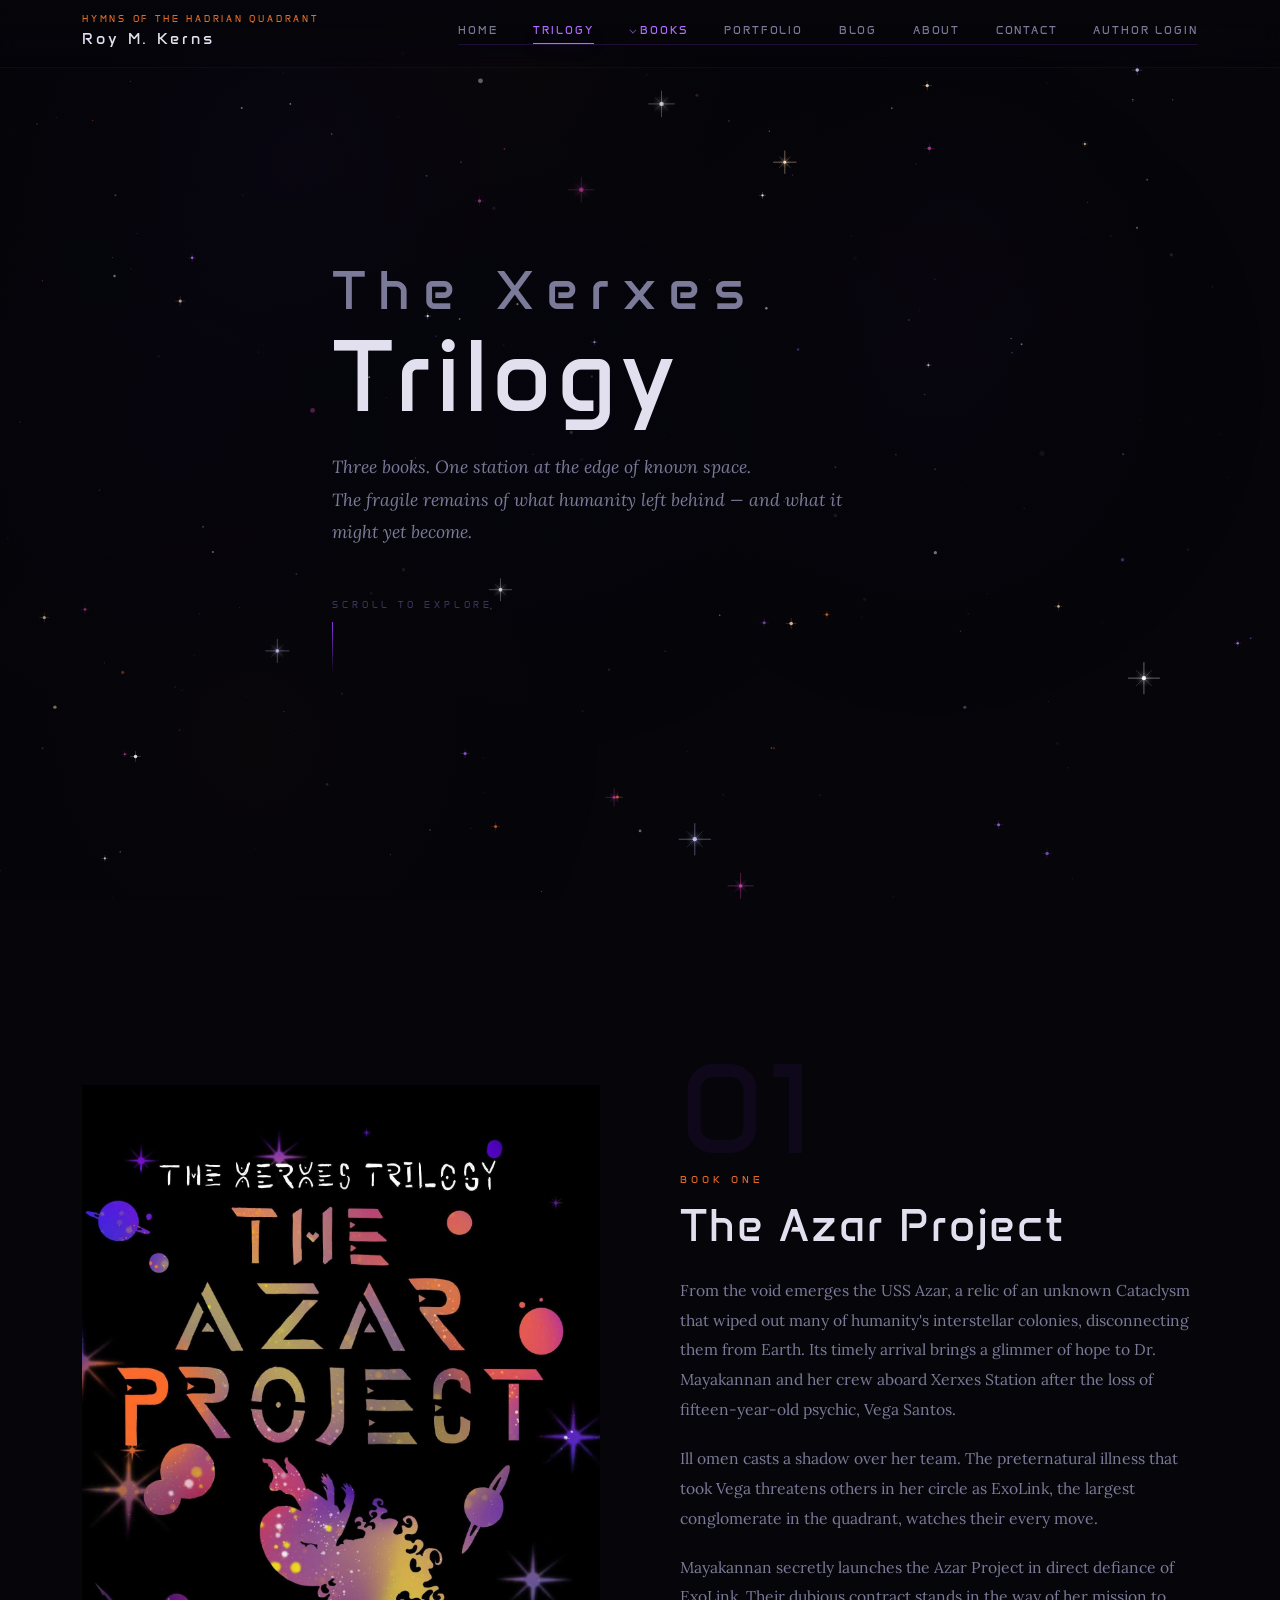
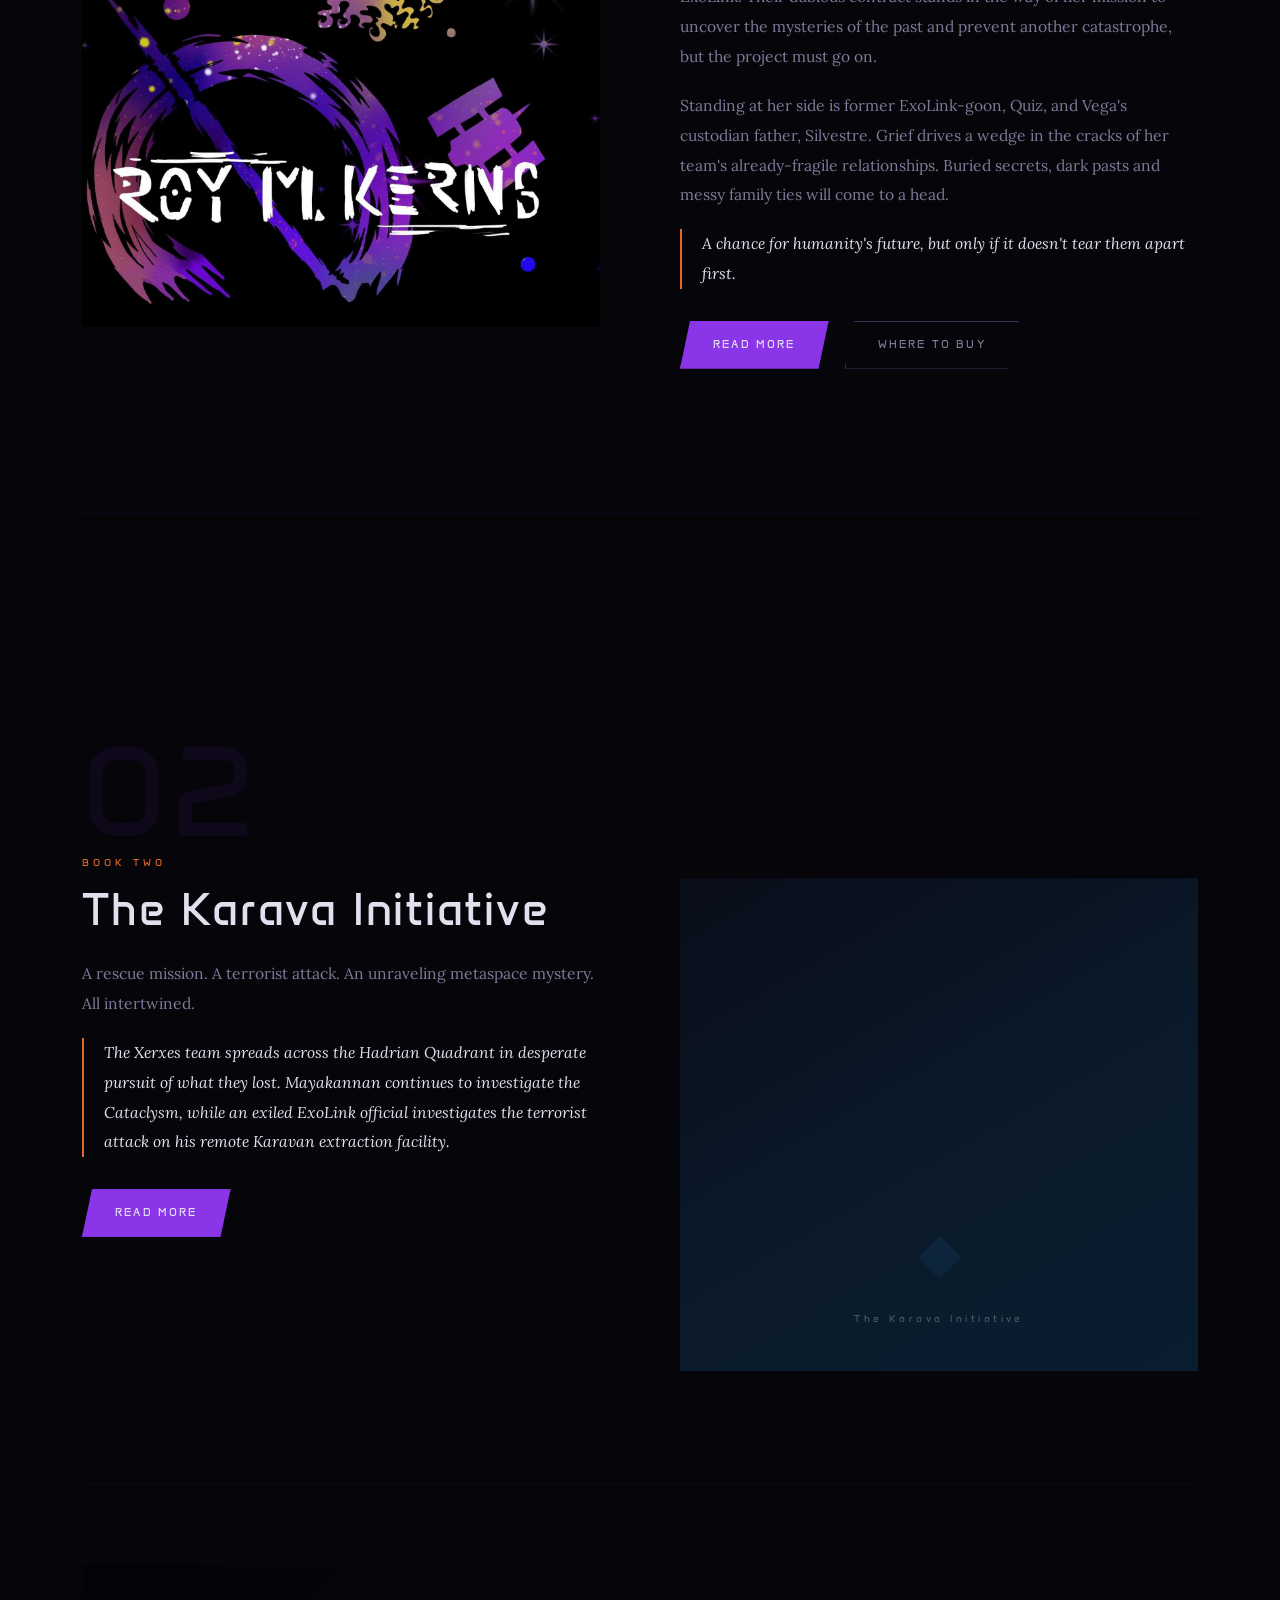
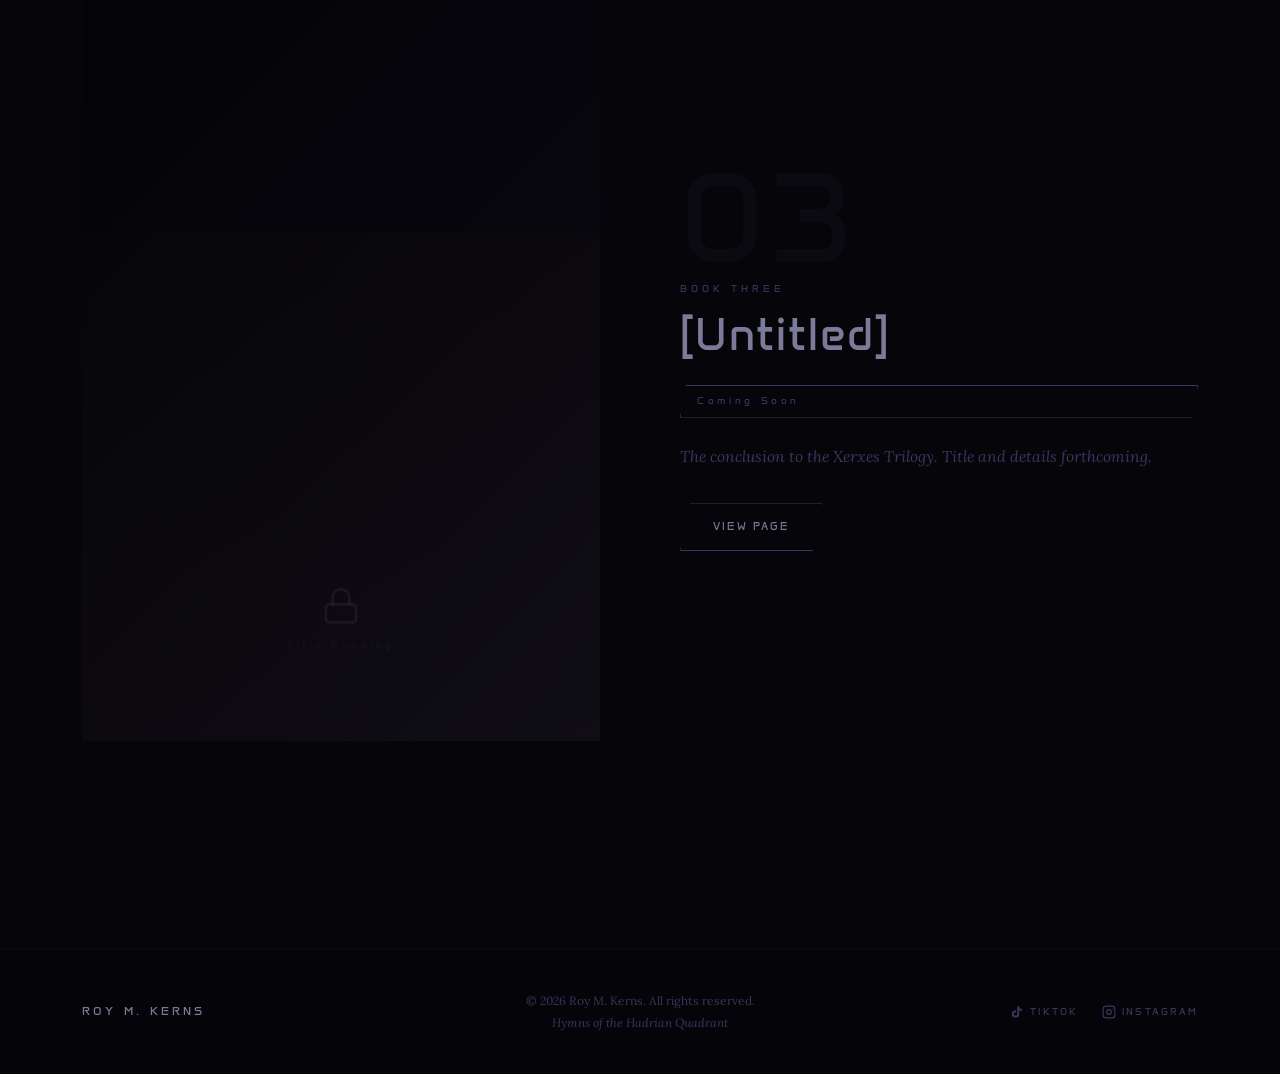
<file: html/trilogy.html>
<!DOCTYPE html>
<html lang="en">
<head>
    <meta charset="UTF-8">
    <meta name="viewport" content="width=device-width, initial-scale=1.0">
    <title>The Xerxes Trilogy — Roy M. Kerns</title>
    <meta name="description" content="The Xerxes Trilogy by Roy M. Kerns — three books set within the Hymns of the Hadrian Quadrant universe.">
    <meta name="theme-color" content="#05050A">
    <link rel="icon" type="../images/x-icon" href="../images/favicon.ico" />
    <link rel="icon" type="../images/png" sizes="32x32" href="../images/favicon-32x32.png" />
    <link rel="preconnect" href="https://fonts.googleapis.com">
    <link rel="preconnect" href="https://fonts.gstatic.com" crossorigin>
    <link href="https://fonts.googleapis.com/css2?family=Anta&family=Lora:ital,wght@0,400;0,500;1,400&display=swap" rel="stylesheet">

    <link rel="stylesheet" href="../css/layout.css">
    <link rel="stylesheet" href="../css/styles.css">

    <style>
        /* ── TRILOGY HERO ── */
        .trilogy-hero {
            position: relative;
            overflow: hidden;
        }

        .trilogy-hero__content {
            max-width: 680px;
        }

        .trilogy-main-title {
            font-family: var(--font-display);
            font-size: clamp(3rem, 8vw, 6.5rem);
            letter-spacing: 0.05em;
            line-height: 1.0;
            color: var(--text);
            margin-bottom: 1.5rem;
        }

            .trilogy-main-title span {
                display: block;
                color: var(--text-muted);
                font-size: 0.55em;
                letter-spacing: 0.22em;
                margin-bottom: 0.4rem;
            }

        .trilogy-tagline {
            font-family: var(--font-body);
            font-size: 1.1rem;
            font-style: italic;
            color: var(--text-muted);
            line-height: 1.85;
            margin-bottom: 3rem;
            max-width: 520px;
        }

        /* Scroll cue */
        .scroll-cue {
            display: flex;
            flex-direction: column;
            align-items: flex-start;
            gap: 0.6rem;
        }

        .scroll-cue__label {
            font-family: var(--font-display);
            font-size: 0.58rem;
            letter-spacing: 0.42em;
            color: var(--text-dim);
            text-transform: uppercase;
        }

        .scroll-cue__line {
            width: 1px;
            height: 52px;
            background: linear-gradient(to bottom, var(--purple), transparent);
            animation: scrollPulse 2s ease-in-out infinite;
        }

        @keyframes scrollPulse {
            0%, 100% {
                opacity: 0.3;
                transform: scaleY(1);
            }

            50% {
                opacity: 1;
                transform: scaleY(1.15);
            }
        }

        /* ── BOOK ENTRIES ── */
        .trilogy-books-wrap {
            padding-block: 2rem 8rem;
        }

        /* Cover column — the parallax target */
        .trilogy-cover-col {
            position: relative;
        }

        .trilogy-cover-link {
            display: block;
            position: relative;
        }

        .trilogy-cover-wrap {
            overflow: hidden; /* Clips parallax movement */
            position: relative;
        }

        /* The inner element that actually moves */
        .trilogy-cover-inner {
            aspect-ratio: 2 / 3;
            position: relative;
            transition: transform 0.1s linear; /* Smoothed by RAF */
        }

        /* Hover lift — only for clickable covers */
        .trilogy-cover-link:hover .trilogy-cover-inner {
            filter: brightness(1.08);
        }

        .trilogy-cover-link::after {
            content: 'READ MORE →';
            position: absolute;
            bottom: 1.5rem;
            left: 50%;
            transform: translateX(-50%) translateY(6px);
            font-family: var(--font-display);
            font-size: 0.62rem;
            letter-spacing: 0.28em;
            color: var(--text);
            background: rgba(5, 5, 10, 0.85);
            border: 1px solid var(--border);
            padding: 0.6rem 1.25rem;
            opacity: 0;
            transition: opacity 0.3s ease, transform 0.3s ease;
            white-space: nowrap;
            z-index: 2;
            backdrop-filter: blur(4px);
        }

        .trilogy-cover-link:hover::after {
            opacity: 1;
            transform: translateX(-50%) translateY(0);
        }

        /* Text column */
        .trilogy-text-col {
            display: flex;
            flex-direction: column;
            justify-content: center;
            padding-block: 2rem;
        }

        .trilogy-book-number {
            font-family: var(--font-display);
            font-size: clamp(5rem, 10vw, 8rem);
            letter-spacing: 0.04em;
            color: rgba(138, 53, 232, 0.08);
            line-height: 1;
            user-select: none;
            margin-bottom: 0rem;
            display: block;
        }

        .trilogy-book-badge {
            font-family: var(--font-display);
            font-size: 0.6rem;
            letter-spacing: 0.42em;
            color: var(--orange);
            text-transform: uppercase;
            display: block;
            margin-bottom: 0.75rem;
        }

        .trilogy-book-title {
            font-family: var(--font-display);
            font-size: clamp(1.8rem, 3.5vw, 2.8rem);
            letter-spacing: 0.04em;
            color: var(--text);
            line-height: 1.15;
            display: block;
            margin-bottom: 1.5rem;
            transition: color 0.25s ease;
        }

        a.trilogy-book-title:hover {
            color: var(--purple-light);
        }

        .trilogy-book-blurb {
            display: flex;
            flex-direction: column;
            gap: 1.2rem;
            margin-bottom: 2rem;
        }

            .trilogy-book-blurb p {
                font-family: var(--font-body);
                font-size: 0.98rem;
                line-height: 1.9;
                color: var(--text-muted);
            }

            .trilogy-book-blurb .hook {
                font-style: italic;
                color: var(--text);
                padding-left: 1.25rem;
                border-left: 2px solid var(--orange);
            }

        /* Entry separator */
        .trilogy-book-entry + .trilogy-book-entry {
            margin-top: 2rem;
            padding-top: 5rem;
            border-top: 1px solid var(--border-sub);
        }

        /* ── BOOK 3 — COMING SOON ── */
        .entry-coming-soon .trilogy-cover-wrap {
            filter: grayscale(0.6) brightness(0.6);
        }

        .trilogy-cover-wrap.locked::after {
            content: '';
            position: absolute;
            inset: 0;
            background: linear-gradient(135deg, rgba(5,5,10,0.5) 0%, rgba(62,20,112,0.3) 100%);
            z-index: 1;
        }

        .coming-soon-badge {
            display: inline-block;
            font-family: var(--font-display);
            font-size: 0.6rem;
            letter-spacing: 0.38em;
            color: var(--text-dim);
            border: 1px solid var(--text-dim);
            padding: 0.45rem 1rem;
            margin-bottom: 1.5rem;
            clip-path: polygon(6px 0%, 100% 0%, calc(100% - 6px) 100%, 0% 100%);
        }

        .entry-coming-soon .trilogy-book-number {
            color: rgba(100, 100, 120, 0.06);
        }

        .entry-coming-soon .trilogy-book-badge {
            color: var(--text-dim);
        }

        .entry-coming-soon .trilogy-book-title {
            color: var(--text-muted);
            cursor: default;
        }

        .entry-coming-soon .trilogy-book-blurb p {
            color: var(--text-dim);
            font-style: italic;
        }

        /* Placeholder fill colors per book */
        .cover-fill-1 {
            background: linear-gradient(150deg, #0D0A1A 0%, #1A0A30 40%, #2A1050 100%);
        }

        .cover-fill-2 {
            background: linear-gradient(150deg, #0A0D1A 0%, #0A1A2A 40%, #0A2035 100%);
        }

        .cover-fill-3 {
            background: linear-gradient(150deg, #0A0A0F 0%, #111118 50%, #151520 100%);
        }

        .cover-icon-large {
            font-size: 3.5rem;
            opacity: 0.25;
        }

        .cover-label {
            font-family: var(--font-display);
            font-size: 0.62rem;
            letter-spacing: 0.35em;
            color: rgba(255,255,255,0.25);
            text-align: center;
        }

        /* Responsive override for entry grid */
        @media (max-width: 960px) {
            .trilogy-book-number {
                font-size: 5rem;
            }
        }
    </style>
</head>
<body>

    <canvas id="starfield" aria-hidden="true"></canvas>

    <!-- NAV -->
    <header id="site-header">
        <nav aria-label="Main navigation">
            <a href="../index.html" class="nav-logo" aria-label="Roy M. Kerns — Home">
                <span class="nav-logo__universe">Hymns of the Hadrian Quadrant</span>
                <span class="nav-logo__name">Roy M. Kerns</span>
            </a>
            <ul class="nav-links" id="navLinks" role="list">
                <li><a href="../index.html">Home</a></li>
                <li><a href="trilogy.html">Trilogy</a></li>
                <li class="nav-dropdown" id="navBooks">
                    <a href="trilogy.html" id="navBooksToggle">Books</a>
                    <div class="dropdown-menu" role="menu">
                        <a href="azar.html" class="dropdown-item" role="menuitem">The Azar Project</a>
                        <a href="karava.html" class="dropdown-item" role="menuitem">The Karava Initiative</a>
                        <a href="bookthree.html" class="dropdown-item dropdown-item--pending" role="menuitem">[Book Three]</a>
                    </div>
                </li>
                <li><a href="portfolio.html">Portfolio</a></li>
                <li><a href="blog.html">Blog</a></li>
                <li><a href="about.html">About</a></li>
                <li><a href="contact.html">Contact</a></li>
                <li><a href="login.html">Author Login</a></li>
            </ul>
            <button class="menu-toggle" id="menuToggle"
                    aria-controls="navLinks"
                    aria-expanded="false"
                    aria-label="Toggle navigation">
                <span></span><span></span><span></span>
            </button>
        </nav>
    </header>

    <main>

        <!-- ========================
             TRILOGY HERO
             ======================== -->
        <section class="trilogy-hero">
            <div class="trilogy-hero__content container">



                <h1 class="trilogy-main-title">
                    <span>The Xerxes</span>
                    Trilogy
                </h1>

                <p class="trilogy-tagline">
                    Three books. One station at the edge of known space.<br>
                    The fragile remains of what humanity left behind — and what it might yet become.
                </p>

                <div class="scroll-cue" aria-hidden="true">
                    <span class="scroll-cue__label">Scroll to explore</span>
                    <div class="scroll-cue__line"></div>
                </div>

            </div>
        </section>

        <!-- ========================
             BOOK ENTRIES
             ======================== -->
        <div class="trilogy-books-wrap">
            <div class="container">

                <!-- ── BOOK ONE: THE AZAR PROJECT ── -->
                <article class="trilogy-book-entry reveal">

                    <div class="trilogy-cover-col">
                        <a href="azar.html" class="trilogy-cover-link" aria-label="Read more about The Azar Project">
                            <div class="trilogy-cover-wrap">
                                <img src="../images/AzarCover.jpg" alt="Book Cover" style="width:100%; height:100%; object-fit:fill; display:block;" />
                            </div>
                        </a>
                    </div>

                    <div class="trilogy-text-col">
                        <span class="trilogy-book-number" aria-hidden="true">01</span>
                        <span class="trilogy-book-badge">Book One</span>
                        <a href="azar.html" class="trilogy-book-title">The Azar Project</a>

                        <div class="trilogy-book-blurb">
                            <p>From the void emerges the USS Azar, a relic of an unknown Cataclysm that wiped out many of humanity's interstellar colonies, disconnecting them from Earth. Its timely arrival brings a glimmer of hope to Dr. Mayakannan and her crew aboard Xerxes Station after the loss of fifteen-year-old psychic, Vega Santos.</p>
                            <p>Ill omen casts a shadow over her team. The preternatural illness that took Vega threatens others in her circle as ExoLink, the largest conglomerate in the quadrant, watches their every move.</p>
                            <p>Mayakannan secretly launches the Azar Project in direct defiance of ExoLink. Their dubious contract stands in the way of her mission to uncover the mysteries of the past and prevent another catastrophe, but the project must go on.</p>
                            <p>Standing at her side is former ExoLink-goon, Quiz, and Vega's custodian father, Silvestre. Grief drives a wedge in the cracks of her team's already-fragile relationships. Buried secrets, dark pasts and messy family ties will come to a head.</p>
                            <p class="hook">A chance for humanity's future, but only if it doesn't tear them apart first.</p>
                        </div>

                        <div style="display:flex; gap:1rem; flex-wrap:wrap;">
                            <a href="azar.html" class="btn-primary">Read More</a>
                            <a href="azar.html#retailers" class="btn-ghost">Where to Buy</a>
                        </div>
                    </div>

                </article>

                <!-- ── BOOK TWO: THE KARAVA INITIATIVE ── -->
                <article class="trilogy-book-entry reveal">

                    <div class="trilogy-cover-col">
                        <a href="karava.html" class="trilogy-cover-link" aria-label="Read more about The Karava Initiative">
                            <div class="trilogy-cover-wrap">
                                <div class="trilogy-cover-inner cover-fill-2" data-parallax="0.12"
                                     style="display:flex; align-items:center; justify-content:center; flex-direction:column; gap:0.75rem;">
                                    <!--
                                        TO ADD COVER ART:
                                        Replace this div's contents with:
                                        <img src="../assets/covers/karava-initiative.jpg"
                                             alt="The Karava Initiative book cover"
                                             style="width:100%;height:100%;object-fit:cover;display:block;">
                                    -->
                                    <span class="cover-icon-large" style="color: rgba(40,130,200,0.4);">&#9670;</span>
                                    <span class="cover-label">The Karava Initiative</span>
                                </div>
                            </div>
                        </a>
                    </div>

                    <div class="trilogy-text-col">
                        <span class="trilogy-book-number" aria-hidden="true">02</span>
                        <span class="trilogy-book-badge">Book Two</span>
                        <a href="karava.html" class="trilogy-book-title">The Karava Initiative</a>

                        <div class="trilogy-book-blurb">
                            <p>
                                A rescue mission.
                                A terrorist attack.
                                An unraveling metaspace mystery.
                                All intertwined.
                            </p>
                            <p class="hook">The Xerxes team spreads across the Hadrian Quadrant in desperate pursuit of what they lost. Mayakannan continues to investigate the Cataclysm, while an exiled ExoLink official investigates the terrorist attack on his remote Karavan extraction facility. </p>
                        </div>

                        <div style="display:flex; gap:1rem; flex-wrap:wrap;">
                            <a href="karava.html" class="btn-primary">Read More</a>
                        </div>
                    </div>

                </article>

                <!-- ── BOOK THREE: COMING SOON ── -->
                <article class="trilogy-book-entry entry-coming-soon reveal">

                    <div class="trilogy-cover-col">
                        <a href="bookthree.html" class="trilogy-cover-link" aria-label="Learn more about Book Three">
                            <div class="trilogy-cover-wrap locked">
                                <div class="trilogy-cover-inner cover-fill-3" data-parallax="0.08"
                                     style="display:flex; align-items:center; justify-content:center; flex-direction:column; gap:0.75rem;">
                                    <svg width="40" height="40" viewBox="0 0 24 24" fill="none"
                                         stroke="rgba(255,255,255,0.15)" stroke-width="1.5"
                                         stroke-linecap="round" stroke-linejoin="round"
                                         aria-hidden="true">
                                        <rect x="3" y="11" width="18" height="11" rx="2" ry="2" />
                                        <path d="M7 11V7a5 5 0 0 1 10 0v4" />
                                    </svg>
                                    <span class="cover-label" style="opacity:0.3;">Title Pending</span>
                                </div>
                            </div>
                        </a>
                    </div>

                    <div class="trilogy-text-col">
                        <span class="trilogy-book-number" aria-hidden="true">03</span>
                        <span class="trilogy-book-badge">Book Three</span>
                        <span class="trilogy-book-title" style="color:var(--text-muted);">[Untitled]</span>

                        <span class="coming-soon-badge">Coming Soon</span>

                        <div class="trilogy-book-blurb">
                            <p>The conclusion to the Xerxes Trilogy. Title and details forthcoming.</p>
                        </div>

                        <div style="display:flex; gap:1rem; flex-wrap:wrap;">
                            <a href="bookthree.html" class="btn-ghost">View Page</a>
                        </div>
                    </div>

                </article>

            </div>
        </div>

    </main>

    <!-- FOOTER -->
    <footer>
        <div class="footer-inner">
            <span class="footer-name">Roy M. Kerns</span>
            <p class="footer-copy">
                &copy; <span id="year"></span> Roy M. Kerns. All rights reserved.<br>
                <span style="font-style:italic; color:var(--text-dim);">Hymns of the Hadrian Quadrant</span>
            </p>
            <div class="footer-social" role="list">
                <a href="https://www.tiktok.com/@beefsauce"
                   class="footer-social-link" target="_blank" rel="noopener noreferrer" role="listitem">
                    <svg width="14" height="14" viewBox="0 0 24 24" fill="currentColor" aria-hidden="true">
                        <path d="M19.59 6.69a4.83 4.83 0 0 1-3.77-4.25V2h-3.45v13.67a2.89 2.89 0 0 1-2.88 2.5 2.89 2.89 0 0 1-2.89-2.89 2.89 2.89 0 0 1 2.89-2.89c.28 0 .54.04.79.1V9.01a6.33 6.33 0 0 0-.79-.05 6.34 6.34 0 0 0-6.34 6.34 6.34 6.34 0 0 0 6.34 6.34 6.34 6.34 0 0 0 6.33-6.34V8.69a8.28 8.28 0 0 0 4.84 1.55V6.79a4.85 4.85 0 0 1-1.07-.1z" />
                    </svg>
                    TikTok
                </a>
                <a href="https://www.instagram.com/roymk_author"
                   class="footer-social-link" target="_blank" rel="noopener noreferrer" role="listitem">
                    <svg width="14" height="14" viewBox="0 0 24 24" fill="none" stroke="currentColor" stroke-width="2" stroke-linecap="round" stroke-linejoin="round" aria-hidden="true">
                        <rect x="2" y="2" width="20" height="20" rx="5" ry="5" />
                        <circle cx="12" cy="12" r="4" />
                        <circle cx="17.5" cy="6.5" r="1" fill="currentColor" stroke="none" />
                    </svg>
                    Instagram
                </a>
            </div>
        </div>
    </footer>

    <script src="../js/script.js"></script>
    <script>
        document.getElementById('year').textContent = new Date().getFullYear();
        // Initialize viewport-relative parallax on the cover images
        initParallax();
    </script>

</body>
</html>
</file>
<file: css/layout.css>
/* ============================================================
   LAYOUT.CSS — Structural skeleton
   roykerns.vercel.app / Hymns of the Hadrian Quadrant
   Handles: reset, containers, grids, spacing, positioning
   ============================================================ */

/* ===========================
   SPACING & SIZE TOKENS
   =========================== */
:root {
    --nav-h: 68px;
    --max-w: 1180px;
    --max-w-sm: 760px;
    --max-w-xs: 560px;
    --gutter: 2rem;
    --section-pad: 7rem;
    --section-pad-sm: 4rem;
}

/* ===========================
   RESET
   =========================== */
*, *::before, *::after {
    box-sizing: border-box;
    margin: 0;
    padding: 0;
}

html {
    font-size: 16px;
    scroll-behavior: smooth;
    -webkit-text-size-adjust: 100%;
}

body {
    min-height: 100vh;
    overflow-x: hidden;
    -webkit-font-smoothing: antialiased;
    -moz-osx-font-smoothing: grayscale;
}

img, video {
    display: block;
    max-width: 100%;
    height: auto;
}

ul, ol {
    list-style: none;
}

a {
    text-decoration: none;
    color: inherit;
}

button {
    background: none;
    border: none;
    cursor: pointer;
    font: inherit;
}

input, textarea, select {
    font: inherit;
    border: none;
    outline: none;
    -webkit-appearance: none;
}

/* ===========================
   STARFIELD CANVAS
   =========================== */
#starfield {
    position: fixed;
    inset: 0;
    z-index: 0;
    pointer-events: none;
    display: block;
}

/* ===========================
   GLOBAL STACKING
   =========================== */
header,
main,
footer,
section,
.page-wrapper {
    position: relative;
    z-index: 1;
}

/* ===========================
   CONTAINER
   =========================== */
.container {
    width: 100%;
    max-width: var(--max-w);
    margin-inline: auto;
    padding-inline: var(--gutter);
}

.container--sm {
    max-width: var(--max-w-sm);
}

.container--xs {
    max-width: var(--max-w-xs);
}

/* ===========================
   NAV LAYOUT
   =========================== */
#site-header {
    position: fixed;
    inset-block-start: 0;
    inset-inline: 0;
    height: var(--nav-h);
    z-index: 500;
}

    #site-header nav {
        max-width: var(--max-w);
        height: 100%;
        margin-inline: auto;
        padding-inline: var(--gutter);
        display: flex;
        align-items: center;
        justify-content: space-between;
        gap: 1.5rem;
    }

.nav-logo {
    display: flex;
    flex-direction: column;
    gap: 0.1rem;
    flex-shrink: 0;
    cursor: pointer;
}

.nav-links {
    display: flex;
    align-items: center;
    gap: 2.2rem;
}

    .nav-links a {
        display: block;
        white-space: nowrap;
    }

.menu-toggle {
    display: none;
    flex-direction: column;
    justify-content: center;
    gap: 5px;
    padding: 6px;
    flex-shrink: 0;
}

    .menu-toggle span {
        display: block;
        width: 22px;
        height: 1.5px;
        transform-origin: center;
        transition: transform 0.3s ease, opacity 0.3s ease;
    }

/* ===========================
   PAGE WRAPPER
   =========================== */
.page-wrapper {
    padding-top: var(--nav-h);
    min-height: 100vh;
}

/* ===========================
   HERO (HOME)
   =========================== */
.hero {
    min-height: 100vh;
    display: flex;
    align-items: center;
    padding-block: calc(var(--nav-h) + 3rem) 5rem;
    padding-inline: var(--gutter);
    max-width: var(--max-w);
    margin-inline: auto;
    position: relative;
}

.hero-content {
    max-width: 720px;
    width: 100%;
}

.hero-cta-group {
    display: flex;
    flex-wrap: wrap;
    gap: 1rem;
    align-items: center;
}

.hero-decoration {
    position: absolute;
    inset-inline-end: -50px;
    top: 50%;
    transform: translateY(-50%);
    width: 600px;
    height: 600px;
    pointer-events: none;
    overflow: visible;
}

.orbit-ring {
    position: absolute;
    border-radius: 50%;
    top: 50%;
    left: 50%;
    transform: translate(-50%, -50%);
}

/* ===========================
   SECTION HEADERS
   =========================== */
.section-header {
    margin-bottom: 3.5rem;
}

.section-header--center {
    text-align: center;
}

    .section-header--center .title-line {
        margin-inline: auto;
    }

.title-line {
    width: 52px;
    height: 1px;
    margin-top: 1.5rem;
}

/* ===========================
   TWO-COLUMN GRID (book, about)
   =========================== */
.two-col {
    display: grid;
    grid-template-columns: var(--col-a, 300px) 1fr;
    gap: var(--col-gap, 4.5rem);
    align-items: start;
}

/* ===========================
   TRILOGY PAGE
   =========================== */
.trilogy-hero {
    min-height: 100vh;
    display: flex;
    align-items: center;
    padding-block: calc(var(--nav-h) + 4rem) 6rem;
    padding-inline: var(--gutter);
    max-width: var(--max-w);
    margin-inline: auto;
}

.trilogy-books {
    padding-block: var(--section-pad);
}

.trilogy-book-entry {
    display: grid;
    grid-template-columns: 1fr 1fr;
    gap: 5rem;
    align-items: center;
    padding-block: 5rem;
}

    .trilogy-book-entry:nth-child(even) {
        direction: rtl;
    }

        .trilogy-book-entry:nth-child(even) > * {
            direction: ltr;
        }

    .trilogy-book-entry + .trilogy-book-entry {
        border-top: 1px solid var(--border);
    }

/* ===========================
   BOOK PAGE (azar, karava)
   =========================== */
.book-hero {
    min-height: 65vh;
    display: flex;
    align-items: flex-end;
    padding-block: calc(var(--nav-h) + 3rem) 4rem;
    padding-inline: var(--gutter);
    max-width: var(--max-w);
    margin-inline: auto;
}

.book-body {
    padding-block: var(--section-pad);
}

.book-main-layout {
    display: grid;
    grid-template-columns: 300px 1fr;
    gap: 5rem;
    align-items: start;
    margin-bottom: var(--section-pad);
}

.cast-grid {
    display: grid;
    grid-template-columns: repeat(auto-fill, minmax(200px, 1fr));
    gap: 2rem;
}

/* ===========================
   PORTFOLIO PAGE
   =========================== */
.portfolio-grid {
    display: grid;
    grid-template-columns: repeat(auto-fill, minmax(280px, 1fr));
    gap: 1.5rem;
}

.portfolio-item {
    display: flex;
    flex-direction: column;
}

.portfolio-item__img {
    aspect-ratio: 1;
    overflow: hidden;
    position: relative;
}

.portfolio-item__body {
    flex: 1;
    display: flex;
    flex-direction: column;
    gap: 0.4rem;
    padding: 1rem 0.25rem 0.5rem;
}

/* ===========================
   BLOG PAGE
   =========================== */
.blog-grid {
    display: grid;
    grid-template-columns: repeat(auto-fill, minmax(340px, 1fr));
    gap: 2rem;
}

.blog-card {
    display: flex;
    flex-direction: column;
}

.blog-card__body {
    flex: 1;
    display: flex;
    flex-direction: column;
    gap: 0.75rem;
    padding: 1.5rem;
}

/* ===========================
   CONTACT PAGE
   =========================== */
.contact-layout {
    display: grid;
    grid-template-columns: 1fr 1fr;
    gap: 5rem;
    align-items: start;
}

.contact-form {
    display: flex;
    flex-direction: column;
    gap: 1.5rem;
}

.form-row {
    display: grid;
    grid-template-columns: 1fr 1fr;
    gap: 1.5rem;
}

.form-group {
    display: flex;
    flex-direction: column;
    gap: 0.55rem;
}

/* ===========================
   ABOUT PAGE
   =========================== */
.about-layout {
    display: grid;
    grid-template-columns: 280px 1fr;
    gap: 5rem;
    align-items: start;
}

.author-photo {
    width: 100%;
    aspect-ratio: 4 / 4; /* changed experimentally from 3/4 to 4/4/ */
    object-fit: cover;
    object-position: top center;
    display: block;
}

.author-photo-placeholder {
    aspect-ratio: 4 / 4; /* changed experimentally from 3/4 to 4/4/ */
    position: relative;
    overflow: hidden;
}

.author-photo-placeholder__inner {
    position: absolute;
    inset: 0;
    display: flex;
    flex-direction: column;
    align-items: center;
    justify-content: center;
    gap: 1rem;
}

/* ===========================
   DASHBOARD
   =========================== */
.dashboard-layout {
    display: grid;
    grid-template-columns: 240px 1fr;
    gap: 2.5rem;
    align-items: start;
    min-height: calc(100vh - var(--nav-h) - 10rem);
}

.dashboard-sidebar {
    position: sticky;
    top: calc(var(--nav-h) + 2rem);
}

    .dashboard-sidebar nav {
        display: flex;
        flex-direction: column;
        gap: 0.25rem;
    }

/* ===========================
   COVER PLACEHOLDER
   =========================== */
.cover-placeholder {
    aspect-ratio: 2 / 3;
    position: relative;
    overflow: hidden;
}

.cover-placeholder__inner {
    position: absolute;
    inset: 0;
    display: flex;
    flex-direction: column;
    align-items: center;
    justify-content: center;
    gap: 0.75rem;
}

/* ===========================
   FOOTER LAYOUT
   =========================== */
footer {
    padding-block: 2.5rem;
}

.footer-inner {
    max-width: var(--max-w);
    margin-inline: auto;
    padding-inline: var(--gutter);
    display: grid;
    grid-template-columns: 1fr auto 1fr;
    align-items: center;
    gap: 1rem;
}

.footer-social {
    display: flex;
    gap: 1.5rem;
    justify-content: flex-end;
}

/* ===========================
   RESPONSIVE — TABLET (≤960px)
   =========================== */
@media (max-width: 960px) {
    :root {
        --section-pad: 5rem;
    }

    .two-col,
    .book-main-layout,
    .about-layout {
        grid-template-columns: 1fr;
        --col-gap: 2.5rem;
        gap: 2.5rem;
    }

    .cover-placeholder,
    .author-photo-placeholder {
        max-width: 260px;
    }

    .trilogy-book-entry {
        grid-template-columns: 1fr;
        gap: 2.5rem;
        direction: ltr !important;
    }

        .trilogy-book-entry > * {
            direction: ltr !important;
        }

    .contact-layout {
        grid-template-columns: 1fr;
        gap: 3rem;
    }

    .hero-decoration {
        display: none;
    }
}

/* ===========================
   RESPONSIVE — MOBILE (≤640px)
   =========================== */
@media (max-width: 640px) {
    :root {
        --section-pad: 4rem;
        --gutter: 1.25rem;
    }

    /* Mobile nav */
    .nav-links {
        display: none;
        position: fixed;
        inset-block-start: var(--nav-h);
        inset-inline: 0;
        flex-direction: column;
        align-items: center;
        padding-block: 2rem;
        gap: 1.75rem;
        z-index: 499;
    }

        .nav-links.open {
            display: flex;
        }

    .menu-toggle {
        display: flex;
    }

    .hero-cta-group {
        flex-direction: column;
        align-items: flex-start;
    }

    .form-row {
        grid-template-columns: 1fr;
    }

    .footer-inner {
        grid-template-columns: 1fr;
        text-align: center;
    }

    .footer-social {
        justify-content: center;
    }

    .blog-grid {
        grid-template-columns: 1fr;
    }

    .cast-grid {
        grid-template-columns: repeat(2, 1fr);
    }

    .dashboard-layout {
        grid-template-columns: 1fr;
    }

    .dashboard-sidebar {
        position: static;
    }
}
</file>
<file: css/styles.css>
/* ============================================================
   STYLES.CSS — Visual theme
   roykerns.vercel.app / Hymns of the Hadrian Quadrant
   Handles: colors, typography, components, animations
   Palette sourced directly from The Azar Project cover art
   ============================================================ */

/* ===========================
   COLOR & THEME TOKENS
   =========================== */
@import url('https://fonts.googleapis.com/css2?family=Anta&family=Lora:ital,wght@0,400;0,500;1,400&display=swap');

:root {
    /* Backgrounds */
    --bg: #05050A;
    --bg-surface: #0B0B17;
    --bg-elevated: #111126;
    --bg-card: #0E0E1E;
    /* Accent palette — from Azar Project cover */
    --purple: #8A35E8;
    --purple-light: #B26BFF;
    --purple-dim: #3E1470;
    --purple-ghost: rgba(138, 53, 232, 0.12);
    --orange: #E06828;
    --orange-light: #F5924A;
    --pink: #C840A8;
    /* Text */
    --text: #E2E0EE;
    --text-muted: #7B7A98;
    --text-dim: #38365A;
    /* Borders */
    --border: rgba(138, 53, 232, 0.20);
    --border-sub: rgba(138, 53, 232, 0.09);
    /* Glows */
    --glow-purple: 0 0 18px rgba(138, 53, 232, 0.45), 0 0 50px rgba(138, 53, 232, 0.12);
    --glow-orange: 0 0 18px rgba(224, 104, 40, 0.45), 0 0 50px rgba(224, 104, 40, 0.12);
    /* Typography */
    --font-display: 'Anta', sans-serif;
    --font-body: 'Lora', Georgia, serif;
    /* Transitions */
    --ease: cubic-bezier(0.4, 0, 0.2, 1);
    --t-fast: 0.2s;
    --t-med: 0.35s;
    --t-slow: 0.65s;
}

/* ===========================
   BASE TYPOGRAPHY
   =========================== */
body {
    background: var(--bg);
    color: var(--text);
    font-family: var(--font-body);
    font-size: 1rem;
    line-height: 1.7;
}

h1, h2, h3, h4, h5, h6 {
    font-family: var(--font-display);
    font-weight: 400; /* Anta is single-weight */
    line-height: 1.1;
    color: var(--text);
}

p {
    line-height: 1.85;
}

em {
    font-style: italic;
    color: var(--orange-light);
}

strong {
    font-family: var(--font-display);
    font-weight: 400;
    color: var(--text);
    letter-spacing: 0.05em;
}

::selection {
    background: rgba(138, 53, 232, 0.35);
    color: var(--text);
}

/* ===========================
   SCROLLBAR
   =========================== */
::-webkit-scrollbar {
    width: 6px;
}

::-webkit-scrollbar-track {
    background: var(--bg);
}

::-webkit-scrollbar-thumb {
    background: var(--purple-dim);
    border-radius: 3px;
}

    ::-webkit-scrollbar-thumb:hover {
        background: var(--purple);
    }

/* ===========================
   NAVIGATION
   =========================== */
#site-header {
    background: linear-gradient(to bottom, rgba(5, 5, 10, 0.95) 0%, rgba(5, 5, 10, 0.70) 75%, transparent 100%);
    backdrop-filter: blur(12px);
    -webkit-backdrop-filter: blur(12px);
    border-bottom: 1px solid var(--border-sub);
    transition: border-color var(--t-med) ease;
}

    #site-header.scrolled {
        border-bottom-color: var(--border);
    }

/* Logo */
.nav-logo__universe {
    font-family: var(--font-display);
    font-size: 0.58rem;
    letter-spacing: 0.3em;
    color: var(--orange);
    text-transform: uppercase;
    line-height: 1;
    transition: color var(--t-fast) ease;
}

.nav-logo__name {
    font-family: var(--font-display);
    font-size: 1rem;
    letter-spacing: 0.18em;
    color: var(--text);
    transition: color var(--t-fast) ease;
}

.nav-logo:hover .nav-logo__name {
    color: var(--purple-light);
}

.nav-logo:hover .nav-logo__universe {
    color: var(--orange-light);
}

/* Nav links */
.nav-links a {
    font-family: var(--font-display);
    font-size: 0.68rem;
    letter-spacing: 0.18em;
    color: var(--text-muted);
    text-transform: uppercase;
    transition: color var(--t-fast) ease;
    position: relative;
    padding-bottom: 3px;
}

    .nav-links a::after {
        content: '';
        position: absolute;
        bottom: 0;
        left: 0;
        width: 0;
        height: 1px;
        background: var(--purple-light);
        box-shadow: var(--glow-purple);
        transition: width var(--t-med) var(--ease);
    }

    .nav-links a:hover,
    .nav-links a.active {
        color: var(--text);
    }

        .nav-links a:hover::after,
        .nav-links a.active::after {
            width: 100%;
        }

    .nav-links a.active {
        color: var(--purple-light);
    }

/* Mobile nav bg */
.nav-links {
    background: rgba(5, 5, 10, 0.98);
    border-bottom: 1px solid var(--border);
}

/* Hamburger lines */
.menu-toggle span {
    background: var(--text-muted);
}

.menu-toggle:hover span {
    background: var(--text);
}

.menu-toggle.open span:nth-child(1) {
    transform: translateY(6.5px) rotate(45deg);
}

.menu-toggle.open span:nth-child(2) {
    opacity: 0;
}

.menu-toggle.open span:nth-child(3) {
    transform: translateY(-6.5px) rotate(-45deg);
}

/* ===========================
   HERO — HOME
   =========================== */
.hero-universe {
    font-family: var(--font-display);
    font-size: 0.65rem;
    letter-spacing: 0.45em;
    color: var(--orange);
    text-transform: uppercase;
    margin-bottom: 2rem;
    opacity: 0;
    animation: fadeUp 0.7s ease forwards 0.15s;
}

.hero-title {
    font-family: var(--font-display);
    font-size: clamp(3rem, 8vw, 7.5rem);
    letter-spacing: 0.06em;
    line-height: 1.0;
    color: var(--text);
    margin-bottom: 0.5rem;
    opacity: 0;
    animation: fadeUp 0.7s ease forwards 0.35s;
}

    .hero-title span {
        display: block;
        background: linear-gradient(120deg, var(--orange) 0%, var(--pink) 45%, var(--purple-light) 100%);
        -webkit-background-clip: text;
        -webkit-text-fill-color: transparent;
        background-clip: text;
    }

.hero-subtitle {
    font-family: var(--font-display);
    font-size: clamp(1.1rem, 2.5vw, 1.6rem);
    letter-spacing: 0.18em;
    color: var(--text-muted);
    margin-bottom: 0.75rem;
    opacity: 0;
    animation: fadeUp 0.7s ease forwards 0.55s;
}

.hero-by {
    font-family: var(--font-body);
    font-size: 0.85rem;
    letter-spacing: 0.12em;
    color: var(--text-dim);
    font-style: italic;
    margin-bottom: 2.75rem;
    opacity: 0;
    animation: fadeUp 0.7s ease forwards 0.7s;
}

.hero-cta-group {
    opacity: 0;
    animation: fadeUp 0.7s ease forwards 0.9s;
}

/* ===========================
   ORBIT DECORATION
   =========================== */
.hero-decoration {
    opacity: 0;
    animation: fadeIn 2s ease forwards 1.4s;
}

.orbit-center {
    position: absolute;
    width: 10px;
    height: 10px;
    border-radius: 50%;
    background: var(--purple-light);
    box-shadow: var(--glow-purple);
    top: 50%;
    left: 50%;
    transform: translate(-50%, -50%);
    animation: pulse 3.5s ease-in-out infinite;
}

.ring-1 {
    width: 170px;
    height: 170px;
    border: 1px solid rgba(138, 53, 232, 0.35);
    animation: spinRing 22s linear infinite;
}

.ring-2 {
    width: 320px;
    height: 320px;
    border: 1px solid rgba(224, 104, 40, 0.18);
    animation: spinRing 38s linear infinite reverse;
}

.ring-3 {
    width: 490px;
    height: 490px;
    border: 1px solid rgba(138, 53, 232, 0.08);
    animation: spinRing 62s linear infinite;
}

.orbit-ring::before {
    content: '';
    position: absolute;
    border-radius: 50%;
    top: -3px;
    left: 50%;
    transform: translateX(-50%);
}

.ring-1::before {
    width: 6px;
    height: 6px;
    background: var(--purple-light);
    box-shadow: var(--glow-purple);
    top: -3px;
}

.ring-2::before {
    width: 5px;
    height: 5px;
    background: var(--orange);
    box-shadow: var(--glow-orange);
    top: -2.5px;
}

.ring-3::before {
    width: 4px;
    height: 4px;
    background: var(--purple);
    top: -2px;
}

/* ===========================
   SECTION LABELS & TITLES
   =========================== */
.section-label {
    font-family: var(--font-display);
    font-size: 0.6rem;
    letter-spacing: 0.42em;
    color: var(--orange);
    text-transform: uppercase;
    display: block;
    margin-bottom: 1rem;
}

.section-title {
    font-family: var(--font-display);
    font-size: clamp(2rem, 5vw, 3.5rem);
    letter-spacing: 0.04em;
    color: var(--text);
    margin-bottom: 0.75rem;
}

.section-intro {
    font-family: var(--font-body);
    font-size: 1.05rem;
    color: var(--text-muted);
    line-height: 1.9;
    margin-bottom: 0;
}

.title-line {
    background: linear-gradient(90deg, transparent, var(--purple), transparent);
    box-shadow: var(--glow-purple);
    opacity: 0.7;
}

/* ===========================
   BUTTONS
   =========================== */
.btn,
.btn-primary,
.btn-ghost,
.btn-outline {
    display: inline-flex;
    align-items: center;
    gap: 0.6rem;
    font-family: var(--font-display);
    font-size: 0.68rem;
    letter-spacing: 0.2em;
    padding: 0.85rem 2rem;
    cursor: pointer;
    text-transform: uppercase;
    transition: all var(--t-med) var(--ease);
    position: relative;
    overflow: hidden;
    clip-path: polygon(10px 0%, 100% 0%, calc(100% - 10px) 100%, 0% 100%);
    white-space: nowrap;
}

.btn-primary {
    background: var(--purple);
    color: var(--text);
    border: 1px solid var(--purple);
}

    .btn-primary::before {
        content: '';
        position: absolute;
        inset: 0;
        background: linear-gradient(90deg, transparent, rgba(255,255,255,0.07), transparent);
        transform: translateX(-100%);
        transition: transform 0.5s ease;
    }

    .btn-primary:hover {
        background: var(--purple-light);
        border-color: var(--purple-light);
        box-shadow: var(--glow-purple);
        transform: translateY(-2px);
    }

        .btn-primary:hover::before {
            transform: translateX(100%);
        }

.btn-ghost {
    background: transparent;
    color: var(--text-muted);
    border: 1px solid var(--text-dim);
}

    .btn-ghost:hover {
        color: var(--text);
        border-color: var(--text-muted);
        background: rgba(255,255,255,0.03);
        transform: translateY(-2px);
    }

.btn-outline {
    background: transparent;
    color: var(--purple-light);
    border: 1px solid var(--border);
}

    .btn-outline:hover {
        background: var(--purple-ghost);
        border-color: var(--purple);
        transform: translateY(-2px);
    }

/* ===========================
   CARDS
   =========================== */
.card {
    background: var(--bg-card);
    border: 1px solid var(--border-sub);
    transition: border-color var(--t-med) ease, box-shadow var(--t-med) ease;
}

    .card:hover {
        border-color: var(--border);
        box-shadow: 0 0 30px rgba(138, 53, 232, 0.06);
    }

/* ===========================
   PORTFOLIO ITEM
   =========================== */
.portfolio-item__img {
    background: var(--bg-surface);
    border: 1px solid var(--border-sub);
    transition: border-color var(--t-med) ease;
}

    .portfolio-item__img img {
        width: 100%;
        height: 100%;
        object-fit: cover;
        transition: transform 0.5s var(--ease);
    }

.portfolio-item:hover .portfolio-item__img {
    border-color: var(--border);
}

    .portfolio-item:hover .portfolio-item__img img {
        transform: scale(1.04);
    }

.portfolio-item__title {
    font-family: var(--font-display);
    font-size: 0.85rem;
    letter-spacing: 0.08em;
    color: var(--text);
}

.portfolio-item__desc {
    font-family: var(--font-body);
    font-size: 0.85rem;
    color: var(--text-muted);
    line-height: 1.6;
}

.portfolio-item__date {
    font-family: var(--font-display);
    font-size: 0.6rem;
    letter-spacing: 0.25em;
    color: var(--text-dim);
    margin-top: auto;
}

/* ===========================
   BLOG CARD
   =========================== */
.blog-card {
    background: var(--bg-card);
    border: 1px solid var(--border-sub);
    transition: border-color var(--t-med) ease, transform var(--t-med) ease;
}

    .blog-card:hover {
        border-color: var(--border);
        transform: translateY(-3px);
        box-shadow: 0 8px 40px rgba(0,0,0,0.4);
    }

.blog-card__img {
    aspect-ratio: 16 / 9;
    overflow: hidden;
    background: var(--bg-surface);
    position: relative;
}

    .blog-card__img img {
        width: 100%;
        height: 100%;
        object-fit: cover;
        transition: transform 0.5s var(--ease);
    }

.blog-card:hover .blog-card__img img {
    transform: scale(1.04);
}

.blog-card__tag {
    font-family: var(--font-display);
    font-size: 0.58rem;
    letter-spacing: 0.32em;
    color: var(--orange);
    text-transform: uppercase;
}

.blog-card__title {
    font-family: var(--font-display);
    font-size: 1.1rem;
    letter-spacing: 0.04em;
    color: var(--text);
    line-height: 1.3;
}

.blog-card__excerpt {
    font-family: var(--font-body);
    font-size: 0.88rem;
    color: var(--text-muted);
    line-height: 1.75;
    flex: 1;
}

.blog-card__meta {
    font-family: var(--font-display);
    font-size: 0.6rem;
    letter-spacing: 0.22em;
    color: var(--text-dim);
    margin-top: auto;
    padding-top: 0.75rem;
    border-top: 1px solid var(--border-sub);
}

/* ===========================
   COVER PLACEHOLDER
   =========================== */
.cover-placeholder {
    background: var(--bg-surface);
    border: 1px solid var(--border);
    transition: border-color var(--t-med) ease;
}

    .cover-placeholder:hover {
        border-color: rgba(138, 53, 232, 0.4);
    }

.cover-placeholder__inner {
    color: var(--text-dim);
    gap: 0.5rem;
}

.cover-placeholder__icon {
    font-size: 2rem;
    color: var(--purple-dim);
}

.cover-placeholder__label {
    font-family: var(--font-display);
    font-size: 0.6rem;
    letter-spacing: 0.35em;
    color: var(--text-muted);
}

.cover-placeholder__sub {
    font-family: var(--font-body);
    font-size: 0.72rem;
    font-style: italic;
    color: var(--text-dim);
}

/* ===========================
   BOOK META TABLE
   =========================== */
.book-meta {
    border-top: 1px solid var(--border);
    padding-top: 1.75rem;
    margin-top: 1.75rem;
    display: flex;
    flex-direction: column;
    gap: 1.1rem;
}

.meta-row {
    display: flex;
    flex-direction: column;
    gap: 0.3rem;
}

.meta-label {
    font-family: var(--font-display);
    font-size: 0.58rem;
    letter-spacing: 0.32em;
    color: var(--text-dim);
    text-transform: uppercase;
}

.meta-value {
    font-family: var(--font-body);
    font-size: 0.92rem;
    color: var(--text-muted);
}

/* ===========================
   BLURB / LONG TEXT
   =========================== */
.blurb {
    display: flex;
    flex-direction: column;
    gap: 1.5rem;
}

    .blurb p {
        font-family: var(--font-body);
        font-size: 1.05rem;
        line-height: 1.95;
        color: var(--text-muted);
    }

    .blurb .blurb-hook {
        font-size: 1.1rem;
        color: var(--text);
        font-style: italic;
        padding-left: 1.5rem;
        border-left: 2px solid var(--orange);
        box-shadow: -2px 0 14px rgba(224, 104, 40, 0.18);
    }

/* ===========================
   CAST CARD
   =========================== */
.cast-card {
    background: var(--bg-card);
    border: 1px solid var(--border-sub);
    padding: 1.25rem;
    transition: border-color var(--t-med) ease;
}

    .cast-card:hover {
        border-color: var(--border);
    }

.cast-card__art {
    aspect-ratio: 3 / 4;
    background: var(--bg-surface);
    margin-bottom: 1rem;
    overflow: hidden;
    position: relative;
}

    .cast-card__art img {
        width: 100%;
        height: 100%;
        object-fit: cover;
        transition: transform 0.5s var(--ease);
    }

.cast-card:hover .cast-card__art img {
    transform: scale(1.04);
}

.cast-card__art-placeholder {
    position: absolute;
    inset: 0;
    display: flex;
    flex-direction: column;
    align-items: center;
    justify-content: center;
    color: var(--text-dim);
    gap: 0.5rem;
    font-family: var(--font-display);
    font-size: 0.58rem;
    letter-spacing: 0.3em;
}

.cast-card__name {
    font-family: var(--font-display);
    font-size: 0.9rem;
    letter-spacing: 0.08em;
    color: var(--text);
    margin-bottom: 0.3rem;
}

.cast-card__role {
    font-family: var(--font-body);
    font-size: 0.78rem;
    font-style: italic;
    color: var(--orange-light);
    margin-bottom: 0.6rem;
}

.cast-card__desc {
    font-family: var(--font-body);
    font-size: 0.82rem;
    line-height: 1.7;
    color: var(--text-muted);
}

/* ===========================
   FORMS
   =========================== */
.form-group label {
    font-family: var(--font-display);
    font-size: 0.58rem;
    letter-spacing: 0.32em;
    color: var(--text-dim);
    text-transform: uppercase;
}

.form-group input,
.form-group textarea,
.form-group select {
    background: var(--bg-surface);
    border: 1px solid var(--text-dim);
    color: var(--text);
    font-family: var(--font-body);
    font-size: 0.95rem;
    padding: 0.85rem 1.1rem;
    width: 100%;
    resize: none;
    transition: border-color var(--t-fast) ease, box-shadow var(--t-fast) ease;
}

    .form-group input::placeholder,
    .form-group textarea::placeholder {
        color: var(--text-dim);
        font-style: italic;
    }

    .form-group input:focus,
    .form-group textarea:focus,
    .form-group select:focus {
        border-color: var(--purple);
        box-shadow: 0 0 0 2px rgba(138, 53, 232, 0.12);
    }

    .form-group input.error,
    .form-group textarea.error {
        border-color: var(--orange);
    }

/* ===========================
   ABOUT BIO
   =========================== */
.author-photo-placeholder {
    background: var(--bg-surface);
    border: 1px solid var(--border);
}

.author-photo-placeholder__inner {
    color: var(--text-dim);
}

    .author-photo-placeholder__inner svg {
        width: 72px;
        height: 72px;
        color: var(--text-dim);
    }

    .author-photo-placeholder__inner span {
        font-family: var(--font-display);
        font-size: 0.6rem;
        letter-spacing: 0.32em;
        text-transform: uppercase;
    }

.bio-intro {
    font-size: 1.1rem;
    color: var(--text);
    line-height: 1.95;
}

.bio-body {
    font-size: 1rem;
    color: var(--text-muted);
    line-height: 1.9;
}

.social-links {
    display: flex;
    gap: 2rem;
    flex-wrap: wrap;
    padding-top: 1.75rem;
    border-top: 1px solid var(--border);
}

.social-link {
    font-family: var(--font-display);
    font-size: 0.62rem;
    letter-spacing: 0.22em;
    color: var(--text-dim);
    text-transform: uppercase;
    transition: color var(--t-fast) ease;
    position: relative;
    padding-bottom: 2px;
}

    .social-link::after {
        content: '';
        position: absolute;
        bottom: 0;
        left: 0;
        width: 0;
        height: 1px;
        background: var(--purple-light);
        transition: width var(--t-med) var(--ease);
    }

    .social-link:hover {
        color: var(--purple-light);
    }

        .social-link:hover::after {
            width: 100%;
        }

/* ===========================
   TRILOGY PAGE
   =========================== */
.trilogy-number {
    font-family: var(--font-display);
    font-size: clamp(4rem, 12vw, 9rem);
    letter-spacing: 0.04em;
    color: var(--border-sub);
    line-height: 1;
    user-select: none;
    margin-bottom: -0.5rem;
}

.trilogy-book-entry .book-title-link {
    display: inline-block;
    font-family: var(--font-display);
    font-size: clamp(2rem, 4.5vw, 3.2rem);
    letter-spacing: 0.05em;
    color: var(--text);
    margin-bottom: 0.5rem;
    transition: color var(--t-med) ease;
}

    .trilogy-book-entry .book-title-link:hover {
        color: var(--purple-light);
    }

.trilogy-series-badge {
    font-family: var(--font-display);
    font-size: 0.6rem;
    letter-spacing: 0.4em;
    color: var(--orange);
    text-transform: uppercase;
    margin-bottom: 0.75rem;
    display: block;
}

/* ===========================
   DASHBOARD
   =========================== */
.dashboard-sidebar {
    background: var(--bg-surface);
    border: 1px solid var(--border-sub);
    padding: 1.5rem 0;
}

.dash-nav-link {
    display: block;
    font-family: var(--font-display);
    font-size: 0.68rem;
    letter-spacing: 0.15em;
    color: var(--text-muted);
    text-transform: uppercase;
    padding: 0.75rem 1.5rem;
    transition: color var(--t-fast) ease, background var(--t-fast) ease;
    border-left: 2px solid transparent;
}

    .dash-nav-link:hover {
        color: var(--text);
        background: var(--bg-elevated);
    }

    .dash-nav-link.active {
        color: var(--purple-light);
        border-left-color: var(--purple);
        background: var(--bg-elevated);
    }

.dashboard-panel {
    background: var(--bg-card);
    border: 1px solid var(--border-sub);
    padding: 2rem;
}

.dash-panel-title {
    font-family: var(--font-display);
    font-size: 1.1rem;
    letter-spacing: 0.08em;
    color: var(--text);
    margin-bottom: 1.75rem;
    padding-bottom: 1rem;
    border-bottom: 1px solid var(--border-sub);
}

.dash-stat {
    background: var(--bg-surface);
    border: 1px solid var(--border-sub);
    padding: 1.25rem 1.5rem;
    display: flex;
    flex-direction: column;
    gap: 0.3rem;
}

.dash-stat__num {
    font-family: var(--font-display);
    font-size: 2rem;
    color: var(--purple-light);
}

.dash-stat__label {
    font-family: var(--font-display);
    font-size: 0.58rem;
    letter-spacing: 0.3em;
    color: var(--text-dim);
    text-transform: uppercase;
}

/* ===========================
   FOOTER
   =========================== */
footer {
    background: rgba(5, 5, 10, 0.92);
    border-top: 1px solid var(--border-sub);
}

.footer-name {
    font-family: var(--font-display);
    font-size: 0.72rem;
    letter-spacing: 0.28em;
    color: var(--text-muted);
    text-transform: uppercase;
}

.footer-copy {
    font-family: var(--font-body);
    font-size: 0.75rem;
    color: var(--text-dim);
    text-align: center;
}

.footer-social-link {
    font-family: var(--font-display);
    font-size: 0.65rem;
    letter-spacing: 0.2em;
    color: var(--text-dim);
    text-transform: uppercase;
    transition: color var(--t-fast) ease;
    display: flex;
    align-items: center;
    gap: 0.4rem;
}

    .footer-social-link:hover {
        color: var(--purple-light);
    }

/* ===========================
   REVEAL ANIMATIONS
   =========================== */
.reveal {
    opacity: 0;
    transform: translateY(20px);
    transition: opacity var(--t-slow) ease, transform var(--t-slow) ease;
}

    .reveal.visible {
        opacity: 1;
        transform: translateY(0);
    }

.reveal-delay-1 {
    transition-delay: 0.1s;
}

.reveal-delay-2 {
    transition-delay: 0.2s;
}

.reveal-delay-3 {
    transition-delay: 0.3s;
}

/* ===========================
   PARALLAX (used on trilogy)
   =========================== */
.parallax-layer {
    will-change: transform;
}

/* ===========================
   LOADING STATE
   =========================== */
.loading-ring {
    width: 32px;
    height: 32px;
    border: 2px solid var(--border);
    border-top-color: var(--purple);
    border-radius: 50%;
    animation: spin 0.8s linear infinite;
    display: inline-block;
}

.loading-text {
    font-family: var(--font-display);
    font-size: 0.65rem;
    letter-spacing: 0.32em;
    color: var(--text-dim);
    text-transform: uppercase;
}

/* ===========================
   KEYFRAMES
   =========================== */
@keyframes fadeUp {
    from {
        opacity: 0;
        transform: translateY(16px);
    }

    to {
        opacity: 1;
        transform: translateY(0);
    }
}

@keyframes fadeIn {
    from {
        opacity: 0;
    }

    to {
        opacity: 1;
    }
}

@keyframes spinRing {
    from {
        transform: translate(-50%, -50%) rotate(0deg);
    }

    to {
        transform: translate(-50%, -50%) rotate(360deg);
    }
}

@keyframes pulse {
    0%, 100% {
        transform: translate(-50%, -50%) scale(1);
        opacity: 0.8;
    }

    50% {
        transform: translate(-50%, -50%) scale(1.6);
        opacity: 1;
    }
}

@keyframes spin {
    to {
        transform: rotate(360deg);
    }
}

@keyframes shimmer {
    from {
        background-position: -200% 0;
    }

    to {
        background-position: 200% 0;
    }
}

/* Skeleton loader */
.skeleton {
    background: linear-gradient(90deg, var(--bg-surface) 25%, var(--bg-elevated) 50%, var(--bg-surface) 75%);
    background-size: 200% 100%;
    animation: shimmer 1.5s infinite;
}

/* ===========================
   UTILITY CLASSES
   =========================== */
.text-orange {
    color: var(--orange);
}

.text-purple {
    color: var(--purple-light);
}

.text-muted {
    color: var(--text-muted);
}

.text-dim {
    color: var(--text-dim);
}

.font-display {
    font-family: var(--font-display);
}

.font-body {
    font-family: var(--font-body);
}

.visually-hidden {
    position: absolute;
    width: 1px;
    height: 1px;
    padding: 0;
    margin: -1px;
    overflow: hidden;
    clip: rect(0,0,0,0);
    border: 0;
}

/* ── NAV DROPDOWN ── */
.nav-dropdown {
    position: relative;
}

    .nav-dropdown > a {
        display: flex;
        align-items: center;
        gap: 0.35rem;
    }

        /* Suppress the ::after underline animation that was
           rendering as a coloured diagonal slash */
        .nav-dropdown > a::after {
            display: none !important;
        }

        /* Chevron uses ::before — no clash with ::after underline */
        .nav-dropdown > a::before {
            content: '';
            display: inline-block;
            width: 5px;
            height: 5px;
            border-right: 1.5px solid currentColor;
            border-bottom: 1.5px solid currentColor;
            transform: rotate(45deg) translateY(-2px);
            transition: transform 0.2s ease;
            flex-shrink: 0;
            opacity: 0.65;
        }

    .nav-dropdown:hover > a::before,
    .nav-dropdown.open > a::before {
        transform: rotate(-135deg) translateY(2px);
    }

.dropdown-menu {
    position: absolute;
    top: 100%; /* flush to nav bottom */
    left: 50%;
    min-width: 220px;
    background: rgba(5, 5, 10, 0.97);
    border: 1px solid var(--border);
    backdrop-filter: blur(12px);
    -webkit-backdrop-filter: blur(12px);
    display: flex;
    flex-direction: column;
    opacity: 0;
    pointer-events: none;
    /* padding-top creates an invisible bridge the
               mouse can cross without losing hover state */
    padding-top: 10px;
    transform: translateX(-50%) translateY(-4px);
    transition: opacity 0.18s ease, transform 0.18s ease;
    z-index: 600;
}

    /* Actual visible panel sits below the bridge */
    .dropdown-menu::after {
        content: '';
        position: absolute;
        inset: 10px 0 0 0;
        background: rgba(5, 5, 10, 0.97);
        border: 1px solid var(--border);
        z-index: -1;
    }

.nav-dropdown:hover .dropdown-menu,
.nav-dropdown.open .dropdown-menu {
    opacity: 1;
    pointer-events: auto;
    transform: translateX(-50%) translateY(0);
}

.dropdown-item {
    font-family: var(--font-display);
    font-size: 0.65rem;
    letter-spacing: 0.14em;
    color: var(--text-muted);
    text-transform: uppercase;
    padding: 0.8rem 1.25rem;
    text-decoration: none;
    transition: background 0.2s ease, color 0.2s ease;
    border-bottom: 1px solid var(--border-sub);
    white-space: nowrap;
    position: relative;
    z-index: 1;
}

    .dropdown-item:last-child {
        border-bottom: none;
    }

    /* Kill nav underline on dropdown items */
    .dropdown-item::after {
        display: none !important;
    }

    .dropdown-item::before {
        display: none !important;
    }

    .dropdown-item:hover {
        background: var(--bg-elevated);
        color: var(--purple-light);
    }

.dropdown-item--pending {
    color: var(--text-dim);
}

    .dropdown-item--pending:hover {
        color: var(--text-muted);
    }

/* ── MOBILE DROPDOWN ── */
@media (max-width: 640px) {
    .dropdown-menu {
        position: static;
        transform: none !important;
        opacity: 1;
        pointer-events: auto;
        border: none;
        border-top: 1px solid var(--border-sub);
        backdrop-filter: none;
        background: rgba(5, 5, 10, 0.6);
        display: none;
        min-width: 0;
        width: 100%;
        padding-top: 0;
    }

        .dropdown-menu::after {
            display: none;
        }

    .nav-dropdown > a::after {
        display: none !important;
    }

    .nav-dropdown.open .dropdown-menu {
        display: flex;
    }

    .nav-dropdown > a {
        justify-content: center;
    }
}
</file>
